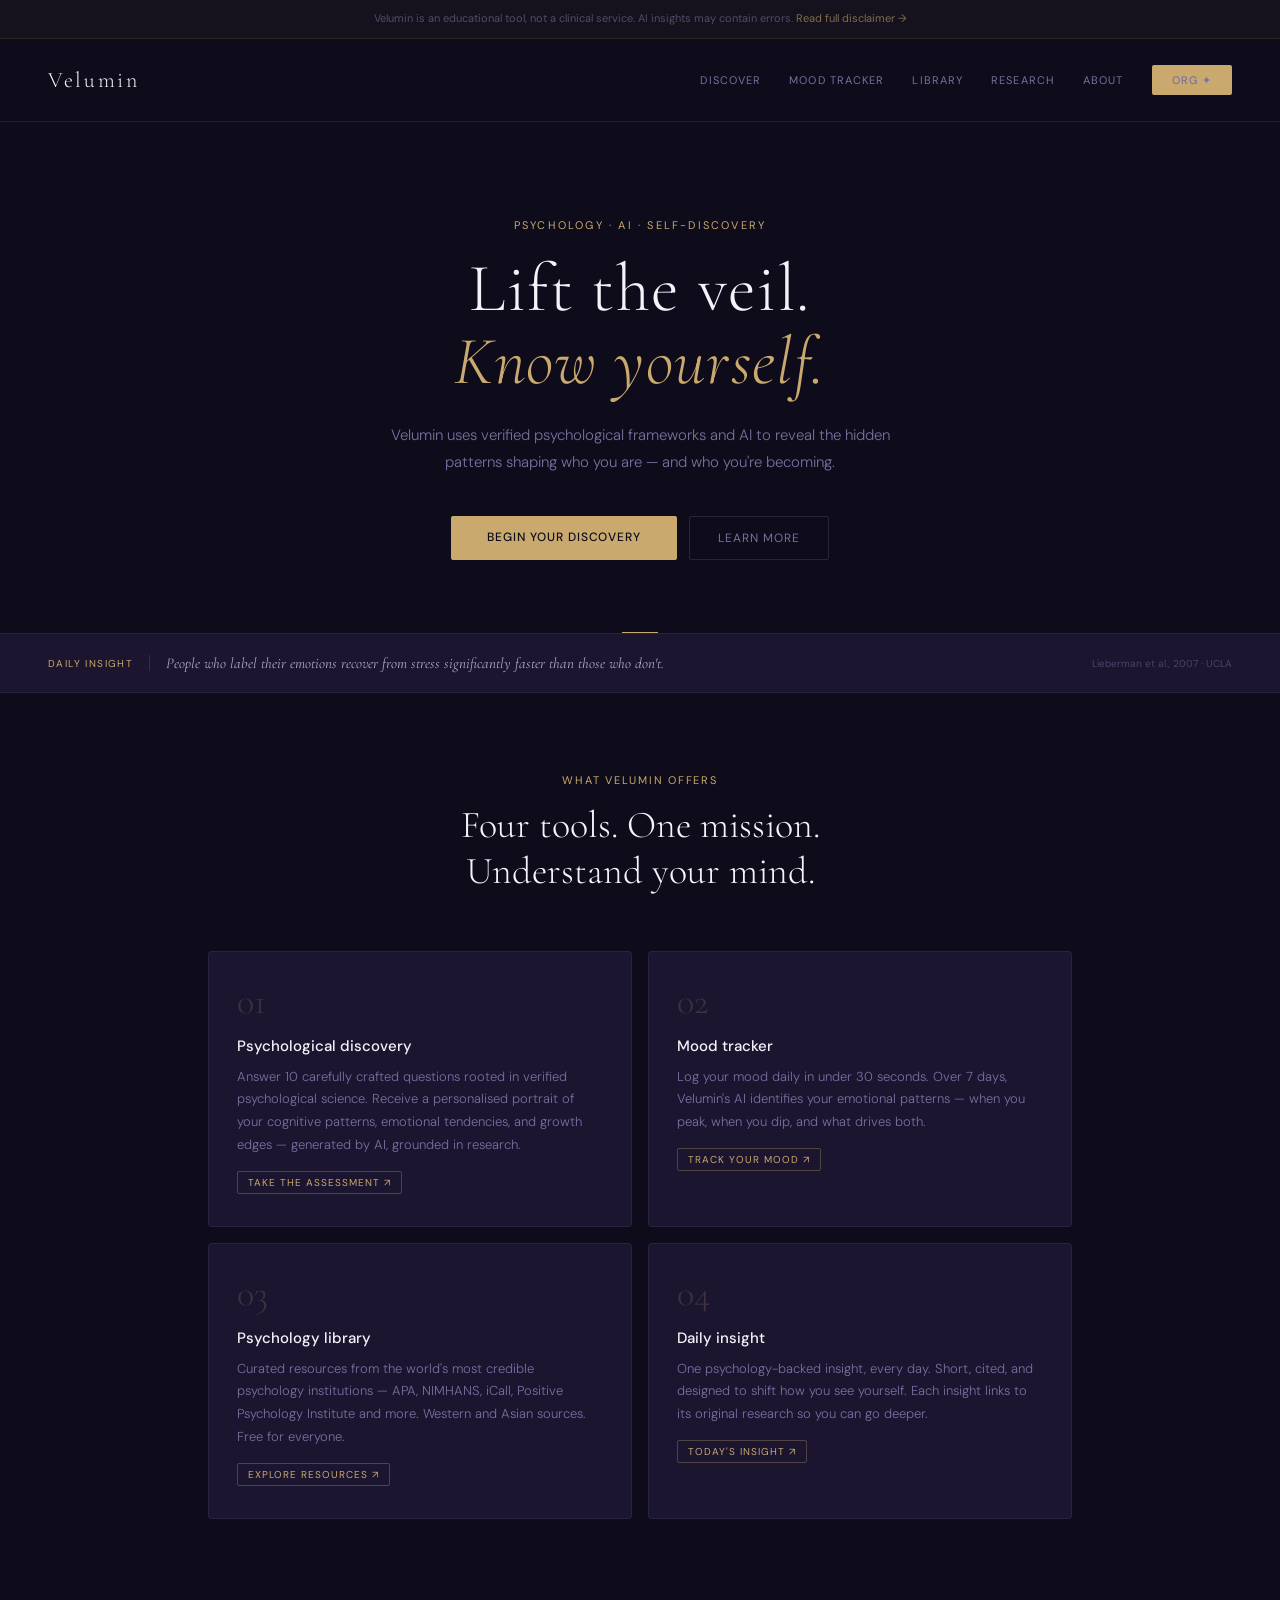
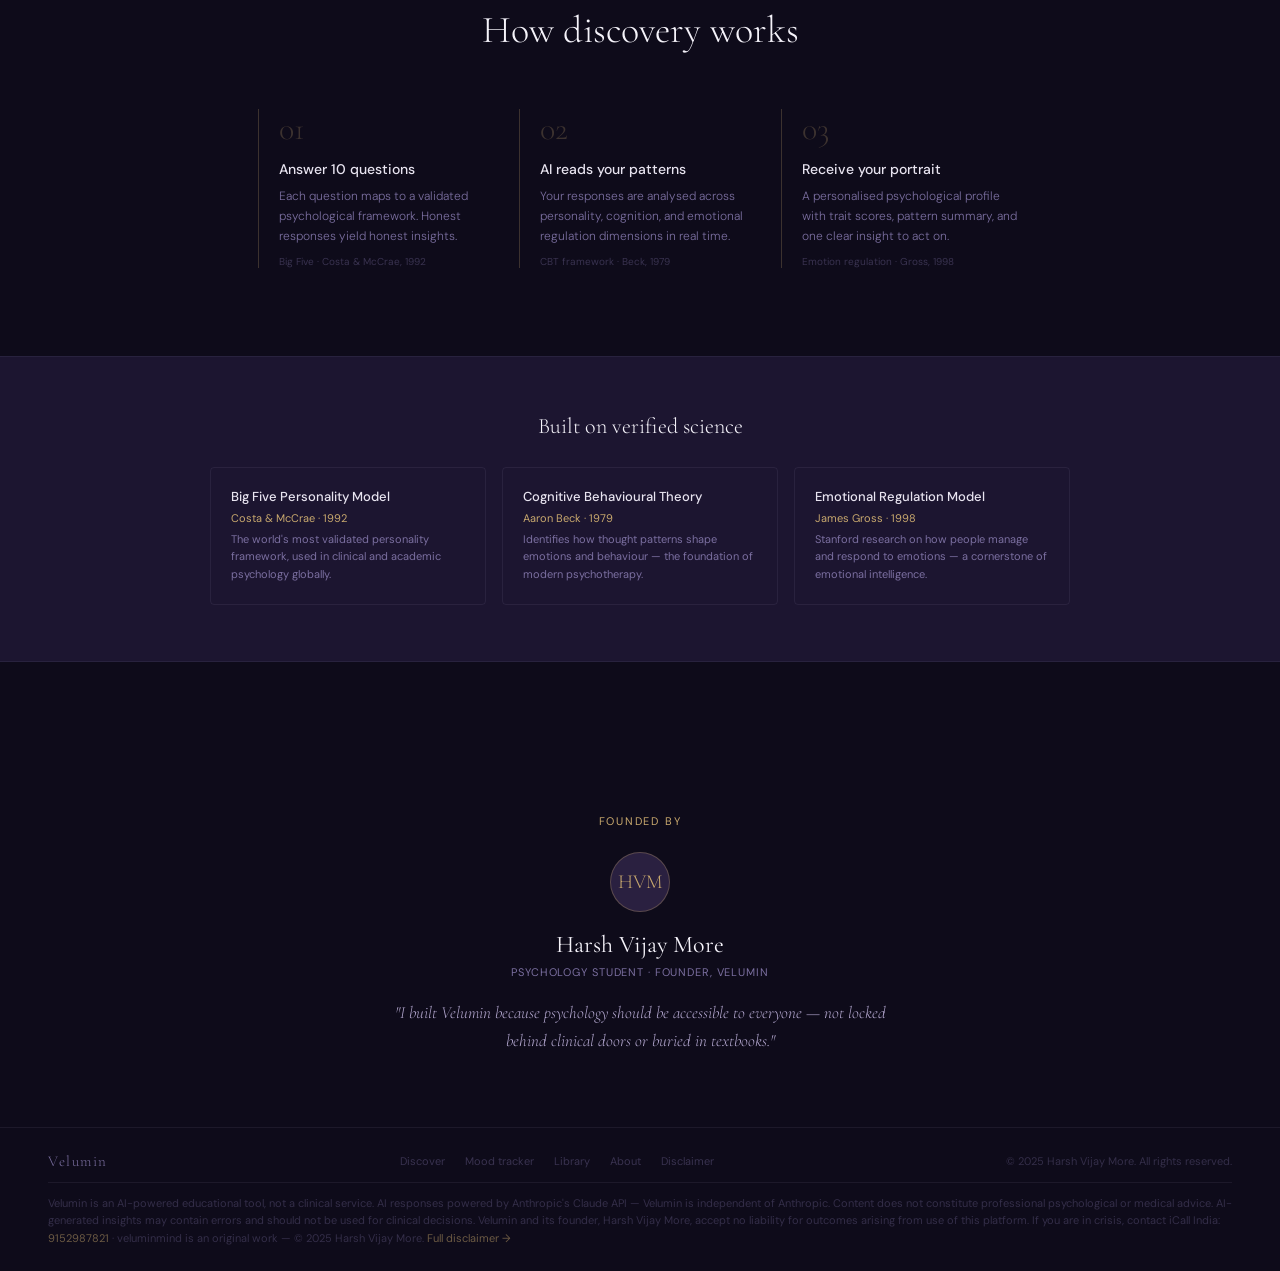
<file: index.html>
<!DOCTYPE html>
<html lang="en">
<head>
<meta charset="UTF-8">
<link rel="icon" type="image/svg+xml" href="favicon.svg">

<style>html{background:#0E0B1A !important;}body{background:#0E0B1A !important;}a{color:#7B6FA0;text-decoration:none;}a:hover{color:#C9A96E;}</style>
<meta name="viewport" content="width=device-width, initial-scale=1.0">
<title>Velumin — Lift the veil. Know yourself.</title>
<link rel="stylesheet" href="style.css">
<style>
.hero{text-align:center;padding:96px 48px 72px;}
.hero h1{font-family:'Cormorant Garamond',serif;font-size:68px;font-weight:300;line-height:1.08;letter-spacing:0.02em;color:#F5F3FA;margin-bottom:24px;}
.hero h1 em{font-style:italic;color:#C9A96E;}
.hero p{font-size:15px;font-weight:300;color:#7B6FA0;line-height:1.8;max-width:500px;margin:0 auto 40px;}
.btn-row{display:flex;gap:12px;justify-content:center;flex-wrap:wrap;}

.insight-bar{background:#1C1530;border-top:0.5px solid rgba(200,191,231,0.07);border-bottom:0.5px solid rgba(200,191,231,0.07);padding:18px 48px;display:flex;align-items:center;gap:16px;margin-bottom:80px;}
.insight-tag{font-size:10px;letter-spacing:0.14em;text-transform:uppercase;color:#C9A96E;white-space:nowrap;}
.insight-divider{width:1px;height:16px;background:rgba(200,191,231,0.15);}
.insight-text{font-family:'Cormorant Garamond',serif;font-style:italic;font-size:15px;color:#B4A8D0;line-height:1.5;}
.insight-cite{font-size:10px;color:rgba(123,111,160,0.5);white-space:nowrap;margin-left:auto;}

.features{padding:0 48px 88px;max-width:960px;margin:0 auto;}
.features-title{font-family:'Cormorant Garamond',serif;font-size:38px;font-weight:300;color:#F5F3FA;text-align:center;margin-bottom:56px;line-height:1.2;}
.features-grid{display:grid;grid-template-columns:repeat(2,1fr);gap:16px;}
.feat-card{background:#1C1530;border:0.5px solid rgba(200,191,231,0.08);border-radius:4px;padding:32px 28px;text-decoration:none;display:block;transition:border-color 0.2s;}
.feat-card:hover{border-color:rgba(201,169,110,0.3);}
.feat-num{font-family:'Cormorant Garamond',serif;font-size:36px;font-weight:300;color:rgba(201,169,110,0.2);margin-bottom:16px;line-height:1;}
.feat-title{font-size:15px;font-weight:500;color:#F5F3FA;margin-bottom:10px;}
.feat-desc{font-size:13px;font-weight:300;color:#7B6FA0;line-height:1.75;}
.feat-tag{display:inline-block;margin-top:14px;font-size:10px;letter-spacing:0.1em;text-transform:uppercase;color:#C9A96E;border:0.5px solid rgba(201,169,110,0.3);padding:4px 10px;border-radius:2px;}

.how{padding:0 48px 88px;max-width:860px;margin:0 auto;}
.how-title{font-family:'Cormorant Garamond',serif;font-size:38px;font-weight:300;color:#F5F3FA;text-align:center;margin-bottom:56px;}
.steps{display:grid;grid-template-columns:repeat(3,1fr);gap:20px;}
.step{border-left:0.5px solid rgba(201,169,110,0.25);padding:0 0 0 20px;}
.step-n{font-family:'Cormorant Garamond',serif;font-size:32px;font-weight:300;color:rgba(201,169,110,0.25);margin-bottom:12px;}
.step-t{font-size:14px;font-weight:500;color:#E8E4F0;margin-bottom:8px;}
.step-d{font-size:12px;font-weight:300;color:#7B6FA0;line-height:1.7;}
.step-cite{font-size:10px;color:rgba(123,111,160,0.4);margin-top:8px;}

.science{background:#1C1530;border-top:0.5px solid rgba(200,191,231,0.07);border-bottom:0.5px solid rgba(200,191,231,0.07);padding:56px 48px;margin-bottom:80px;}
.science-inner{max-width:860px;margin:0 auto;}
.science-title{font-family:'Cormorant Garamond',serif;font-size:22px;font-weight:300;color:#F5F3FA;margin-bottom:28px;text-align:center;}
.science-grid{display:grid;grid-template-columns:repeat(3,1fr);gap:16px;}
.science-item{border:0.5px solid rgba(200,191,231,0.08);border-radius:4px;padding:20px;}
.sci-framework{font-size:13px;font-weight:500;color:#E8E4F0;margin-bottom:6px;}
.sci-author{font-size:11px;color:#C9A96E;margin-bottom:6px;}
.sci-desc{font-size:11px;color:#7B6FA0;line-height:1.6;}

.founder-strip{text-align:center;padding:72px 48px;}
.founder-avatar{width:60px;height:60px;border-radius:50%;background:#2A2040;border:0.5px solid rgba(201,169,110,0.3);display:flex;align-items:center;justify-content:center;font-family:'Cormorant Garamond',serif;font-size:20px;font-weight:300;color:#C9A96E;margin:0 auto 18px;}
.founder-name{font-family:'Cormorant Garamond',serif;font-size:24px;font-weight:400;color:#F5F3FA;margin-bottom:6px;}
.founder-role{font-size:11px;letter-spacing:0.08em;text-transform:uppercase;color:#7B6FA0;margin-bottom:20px;}
.founder-quote{font-family:'Cormorant Garamond',serif;font-style:italic;font-size:17px;font-weight:300;color:#B4A8D0;line-height:1.65;max-width:500px;margin:0 auto;}

@media(max-width:700px){
  .hero{padding:64px 24px 48px;}
  .hero h1{font-size:40px;}
  .insight-bar{padding:16px 24px;flex-wrap:wrap;}
  .insight-cite{margin-left:0;}
  .features,.how{padding-left:24px;padding-right:24px;}
  .features-grid,.steps,.science-grid{grid-template-columns:1fr;}
  .science{padding:40px 24px;}
  .founder-strip{padding:48px 24px;}
}
</style>
</head>
<body>

<div class="disclaimer-banner">
  Velumin is an educational tool, not a clinical service. AI insights may contain errors. <a href="disclaimer.html">Read full disclaimer →</a>
</div>

<nav class="vl-nav">
  <a class="vl-nav-logo" href="index.html">Velumin</a>
  <div class="vl-nav-links">
    <a href="discover.html">Discover</a>
    <a href="tracker.html">Mood tracker</a>
    <a href="library.html">Library</a>
    <a href="research.html">Research</a>
    <a href="about.html">About</a>
    <a class="vl-nav-cta" href="org.html">Org ✦</a>
  </div>
</nav>

<section class="hero">
  <div class="eyebrow">Psychology · AI · Self-discovery</div>
  <h1>Lift the veil.<br><em>Know yourself.</em></h1>
  <p>Velumin uses verified psychological frameworks and AI to reveal the hidden patterns shaping who you are — and who you're becoming.</p>
  <div class="btn-row">
    <a class="btn-primary" href="discover.html">Begin your discovery</a>
    <a class="btn-ghost" href="about.html">Learn more</a>
  </div>
</section>

<div class="gold-line" style="margin-bottom:0;"></div>

<div class="insight-bar">
  <div class="insight-tag">Daily insight</div>
  <div class="insight-divider"></div>
  <div class="insight-text">People who label their emotions recover from stress significantly faster than those who don't.</div>
  <div class="insight-cite">Lieberman et al., 2007 · UCLA</div>
</div>

<section class="features">
  <div class="section-eyebrow" style="text-align:center;margin-bottom:16px;">What Velumin offers</div>
  <h2 class="features-title">Four tools. One mission.<br>Understand your mind.</h2>
  <div class="features-grid">
    <a class="feat-card" href="discover.html">
      <div class="feat-num">01</div>
      <div class="feat-title">Psychological discovery</div>
      <div class="feat-desc">Answer 10 carefully crafted questions rooted in verified psychological science. Receive a personalised portrait of your cognitive patterns, emotional tendencies, and growth edges — generated by AI, grounded in research.</div>
      <div class="feat-tag">Take the assessment ↗</div>
    </a>
    <a class="feat-card" href="tracker.html">
      <div class="feat-num">02</div>
      <div class="feat-title">Mood tracker</div>
      <div class="feat-desc">Log your mood daily in under 30 seconds. Over 7 days, Velumin's AI identifies your emotional patterns — when you peak, when you dip, and what drives both.</div>
      <div class="feat-tag">Track your mood ↗</div>
    </a>
    <a class="feat-card" href="library.html">
      <div class="feat-num">03</div>
      <div class="feat-title">Psychology library</div>
      <div class="feat-desc">Curated resources from the world's most credible psychology institutions — APA, NIMHANS, iCall, Positive Psychology Institute and more. Western and Asian sources. Free for everyone.</div>
      <div class="feat-tag">Explore resources ↗</div>
    </a>
    <a class="feat-card" href="#">
      <div class="feat-num">04</div>
      <div class="feat-title">Daily insight</div>
      <div class="feat-desc">One psychology-backed insight, every day. Short, cited, and designed to shift how you see yourself. Each insight links to its original research so you can go deeper.</div>
      <div class="feat-tag">Today's insight ↗</div>
    </a>
  </div>
</section>

<section class="how">
  <h2 class="how-title">How discovery works</h2>
  <div class="steps">
    <div class="step">
      <div class="step-n">01</div>
      <div class="step-t">Answer 10 questions</div>
      <div class="step-d">Each question maps to a validated psychological framework. Honest responses yield honest insights.</div>
      <div class="step-cite">Big Five · Costa & McCrae, 1992</div>
    </div>
    <div class="step">
      <div class="step-n">02</div>
      <div class="step-t">AI reads your patterns</div>
      <div class="step-d">Your responses are analysed across personality, cognition, and emotional regulation dimensions in real time.</div>
      <div class="step-cite">CBT framework · Beck, 1979</div>
    </div>
    <div class="step">
      <div class="step-n">03</div>
      <div class="step-t">Receive your portrait</div>
      <div class="step-d">A personalised psychological profile with trait scores, pattern summary, and one clear insight to act on.</div>
      <div class="step-cite">Emotion regulation · Gross, 1998</div>
    </div>
  </div>
</section>

<div class="science">
  <div class="science-inner">
    <div class="science-title">Built on verified science</div>
    <div class="science-grid">
      <div class="science-item">
        <div class="sci-framework">Big Five Personality Model</div>
        <div class="sci-author">Costa & McCrae · 1992</div>
        <div class="sci-desc">The world's most validated personality framework, used in clinical and academic psychology globally.</div>
      </div>
      <div class="science-item">
        <div class="sci-framework">Cognitive Behavioural Theory</div>
        <div class="sci-author">Aaron Beck · 1979</div>
        <div class="sci-desc">Identifies how thought patterns shape emotions and behaviour — the foundation of modern psychotherapy.</div>
      </div>
      <div class="science-item">
        <div class="sci-framework">Emotional Regulation Model</div>
        <div class="sci-author">James Gross · 1998</div>
        <div class="sci-desc">Stanford research on how people manage and respond to emotions — a cornerstone of emotional intelligence.</div>
      </div>
    </div>
  </div>
</div>

<section class="founder-strip">
  <div class="section-eyebrow" style="margin-bottom:24px;">Founded by</div>
  <div class="founder-avatar">HVM</div>
  <div class="founder-name">Harsh Vijay More</div>
  <div class="founder-role">Psychology Student · Founder, Velumin</div>
  <p class="founder-quote">"I built Velumin because psychology should be accessible to everyone — not locked behind clinical doors or buried in textbooks."</p>
</section>

<footer class="vl-footer">
  <div class="vl-footer-main">
    <div class="vl-footer-logo">Velumin</div>
    <div class="vl-footer-links">
      <a href="discover.html">Discover</a>
      <a href="tracker.html">Mood tracker</a>
      <a href="library.html">Library</a>
      <a href="about.html">About</a>
      <a href="disclaimer.html">Disclaimer</a>
    </div>
    <div class="vl-footer-copy">© 2025 Harsh Vijay More. All rights reserved.</div>
  </div>
  <div class="vl-footer-disclaimer">
    Velumin is an AI-powered educational tool, not a clinical service. AI responses powered by Anthropic's Claude API — Velumin is independent of Anthropic. Content does not constitute professional psychological or medical advice. AI-generated insights may contain errors and should not be used for clinical decisions. Velumin and its founder, Harsh Vijay More, accept no liability for outcomes arising from use of this platform. If you are in crisis, contact iCall India: <a href="tel:9152987821">9152987821</a> · veluminmind is an original work — © 2025 Harsh Vijay More. <a href="disclaimer.html">Full disclaimer →</a>
  </div>
</footer>

</body>
</html>
</file>
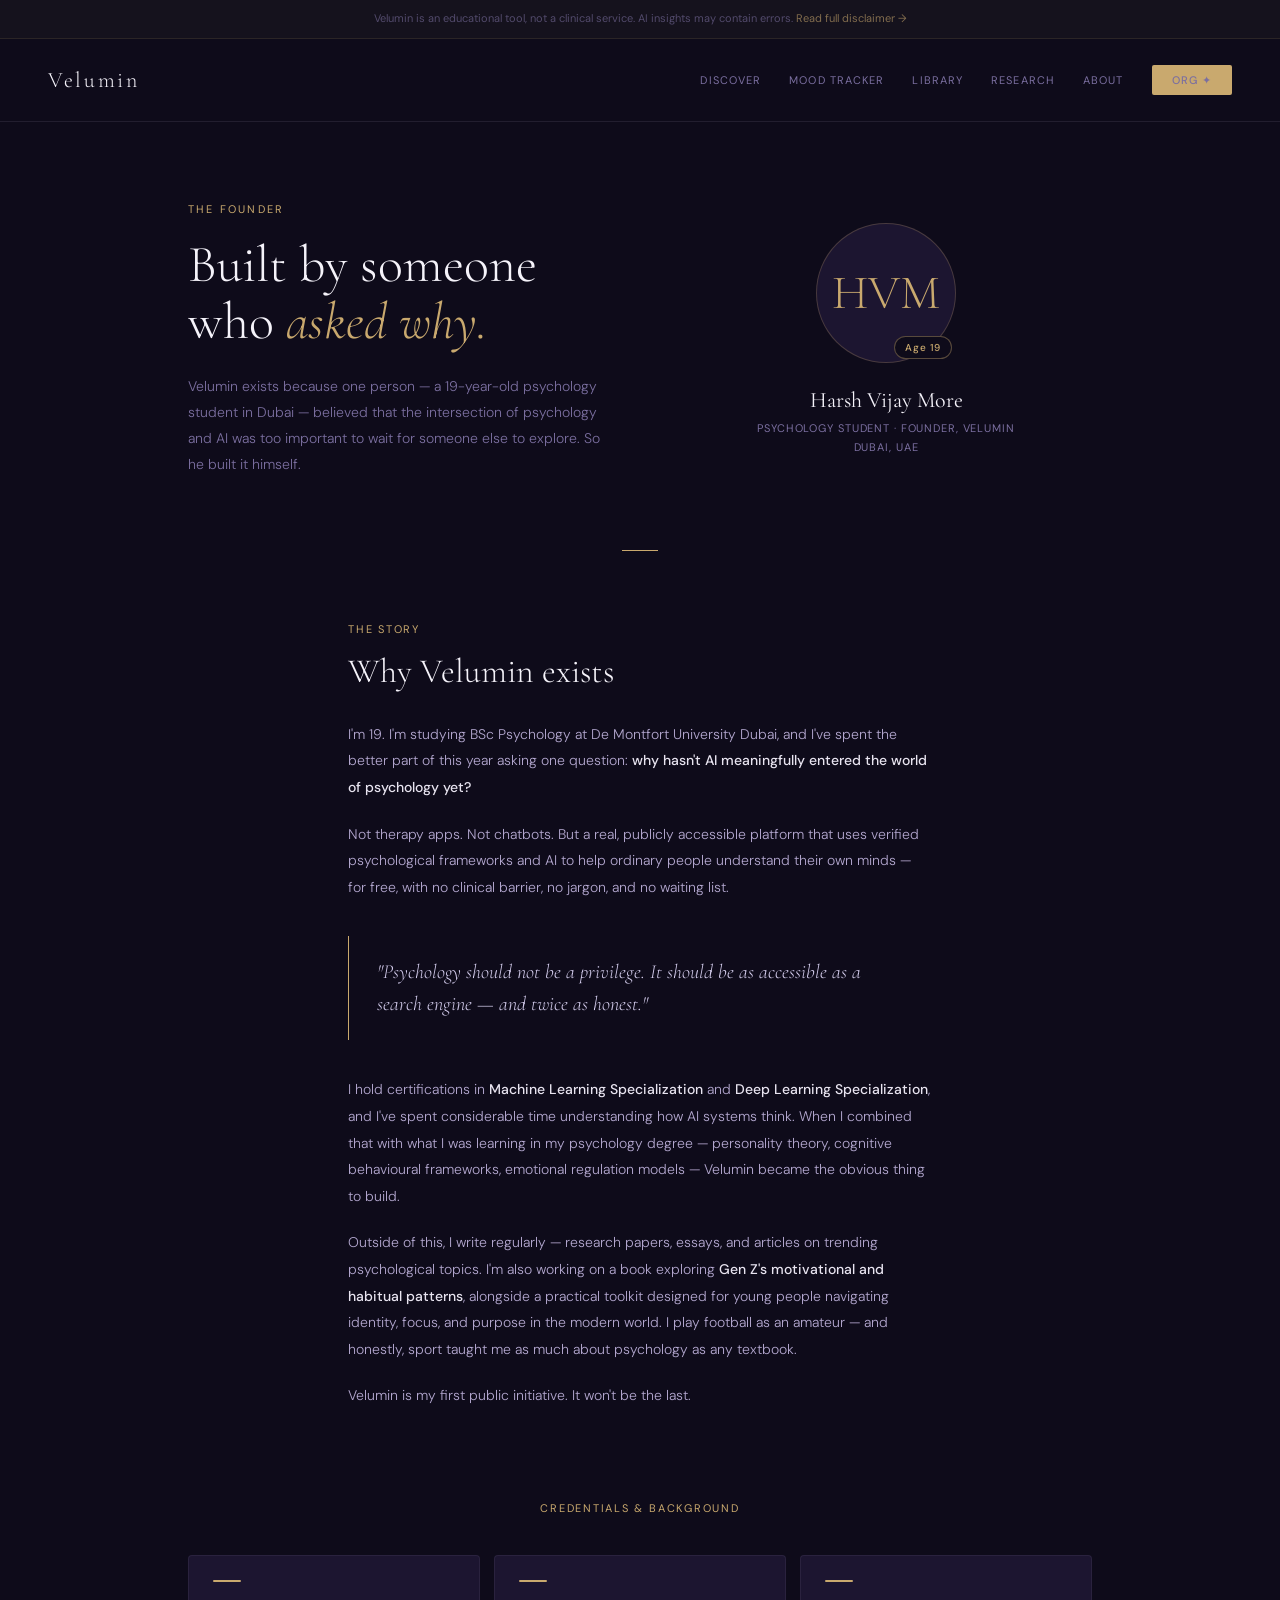
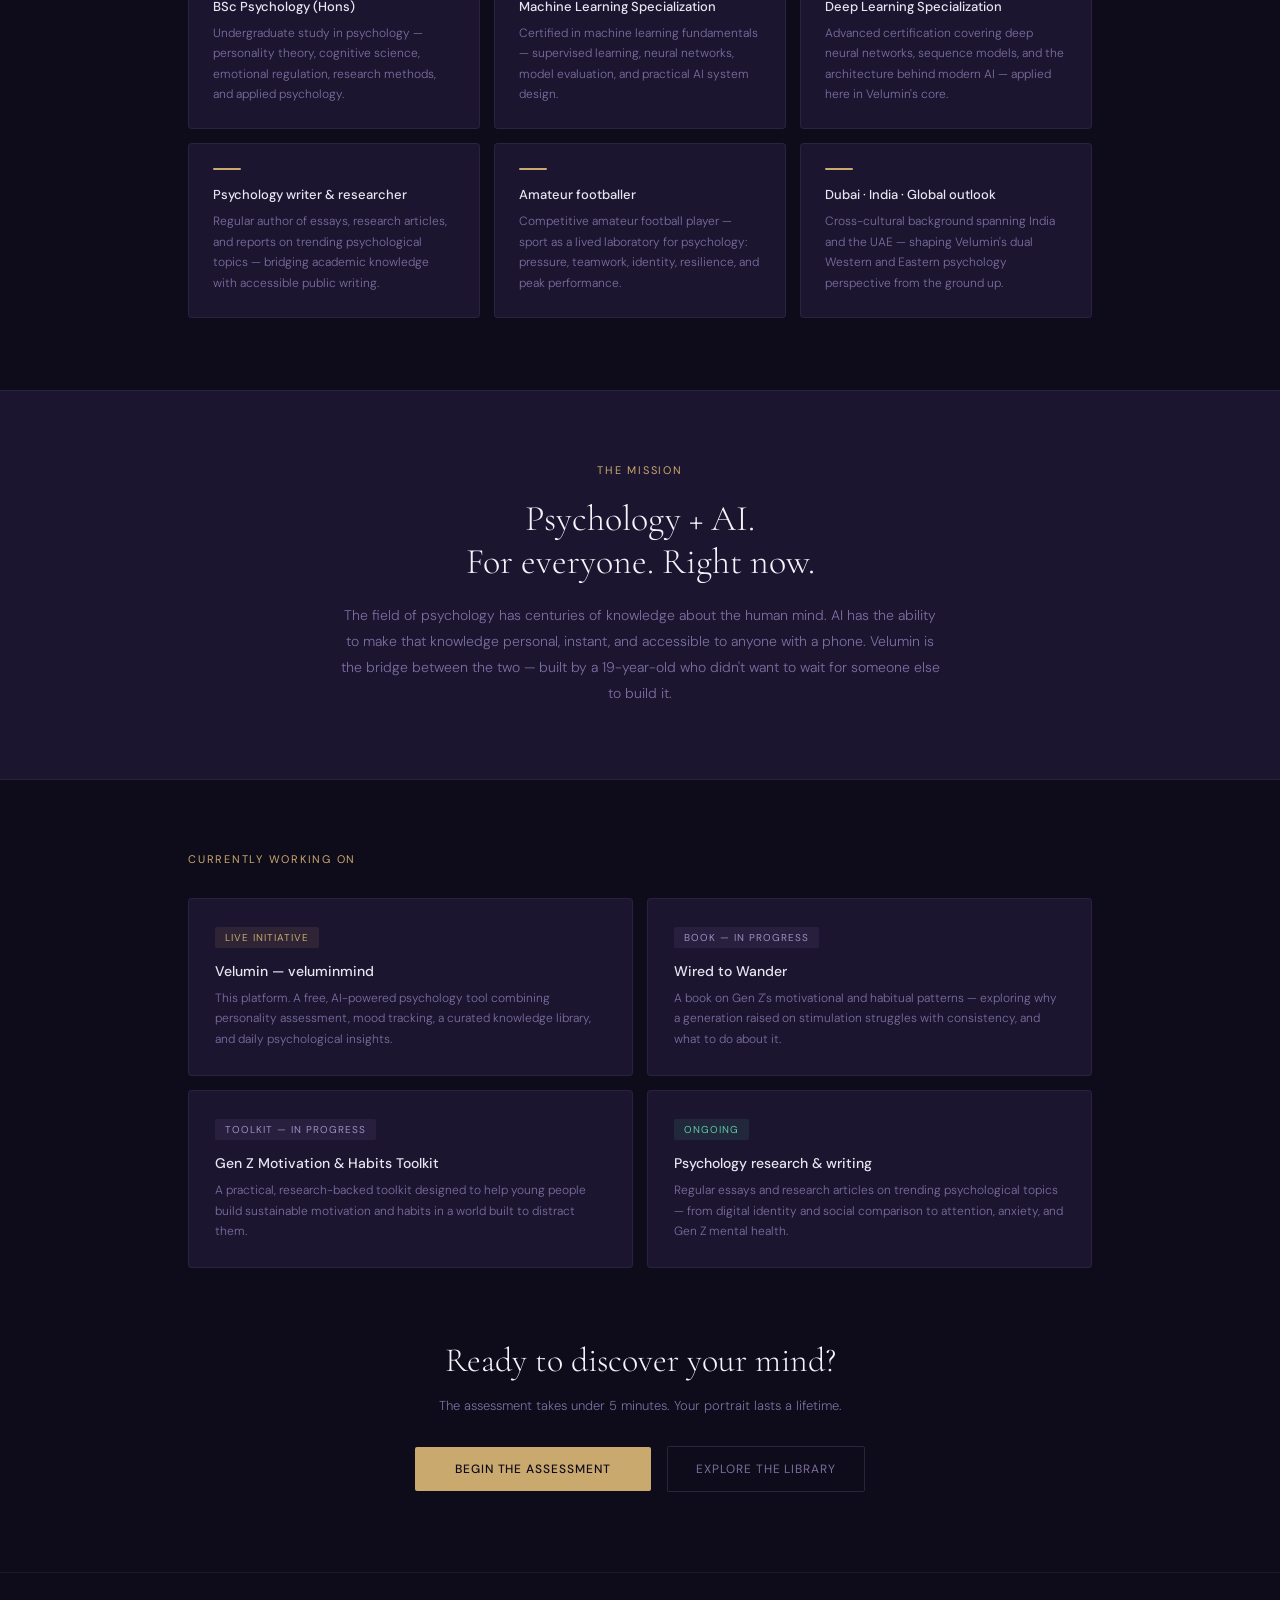
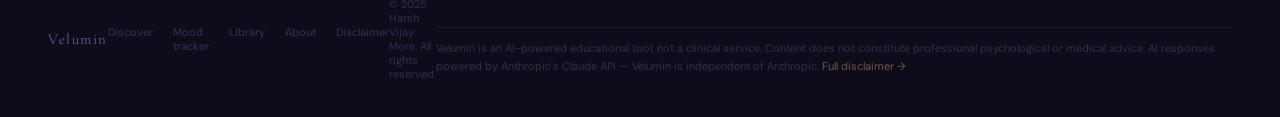
<file: about.html>
<!DOCTYPE html>
<html lang="en">
<head>
<meta charset="UTF-8">
<link rel="icon" type="image/svg+xml" href="favicon.svg">

<style>a{color:#7B6FA0;text-decoration:none;}a:hover{color:#C9A96E;}</style>
<meta name="viewport" content="width=device-width, initial-scale=1.0">
<link rel="stylesheet" href="style.css">
<title>About — Velumin</title>
<link href="https://fonts.googleapis.com/css2?family=Cormorant+Garamond:ital,wght@0,300;0,400;0,600;1,300;1,400&family=DM+Sans:wght@300;400;500&display=swap" rel="stylesheet">
<style>
*{box-sizing:border-box;margin:0;padding:0}
body{background:#0E0B1A;color:#E8E4F0;font-family:'DM Sans',sans-serif;min-height:100vh;}

nav{display:flex;justify-content:space-between;align-items:center;padding:26px 48px;border-bottom:0.5px solid rgba(200,191,231,0.1);}
.nav-logo{font-family:'Cormorant Garamond',serif;font-size:22px;font-weight:300;letter-spacing:0.12em;color:#F5F3FA;text-decoration:none;}
.nav-links{display:flex;gap:28px;}
.nav-links a{font-size:11px;letter-spacing:0.1em;text-transform:uppercase;color:#7B6FA0;text-decoration:none;transition:color 0.2s;}
.nav-links a:hover{color:#C9A96E;}
.nav-links a.active{color:#C9A96E;}

/* HERO */
.hero{display:grid;grid-template-columns:1fr 1fr;gap:80px;align-items:center;max-width:1000px;margin:0 auto;padding:80px 48px 72px;}
.hero-left{}
.eyebrow{font-size:11px;letter-spacing:0.2em;text-transform:uppercase;color:#C9A96E;margin-bottom:20px;}
.hero-left h1{font-family:'Cormorant Garamond',serif;font-size:52px;font-weight:300;line-height:1.1;color:#F5F3FA;margin-bottom:24px;}
.hero-left h1 em{font-style:italic;color:#C9A96E;}
.hero-left p{font-size:14px;font-weight:300;color:#7B6FA0;line-height:1.85;}
.hero-right{display:flex;flex-direction:column;align-items:center;}
.avatar-wrap{position:relative;margin-bottom:24px;}
.avatar{width:140px;height:140px;border-radius:50%;background:#1C1530;border:0.5px solid rgba(201,169,110,0.25);display:flex;align-items:center;justify-content:center;font-family:'Cormorant Garamond',serif;font-size:48px;font-weight:300;color:#C9A96E;}
.age-badge{position:absolute;bottom:4px;right:4px;background:#0E0B1A;border:0.5px solid rgba(201,169,110,0.4);border-radius:999px;padding:4px 10px;font-size:10px;font-weight:500;color:#C9A96E;letter-spacing:0.06em;}
.founder-name{font-family:'Cormorant Garamond',serif;font-size:22px;font-weight:400;color:#F5F3FA;margin-bottom:6px;}
.founder-role{font-size:11px;letter-spacing:0.08em;text-transform:uppercase;color:#7B6FA0;text-align:center;line-height:1.7;}

.gold-line{width:36px;height:0.5px;background:#C9A96E;margin:0 auto 72px;}

/* STORY */
.story-wrap{max-width:680px;margin:0 auto;padding:0 48px 72px;}
.section-eyebrow{font-size:11px;letter-spacing:0.16em;text-transform:uppercase;color:#C9A96E;margin-bottom:16px;}
.story-title{font-family:'Cormorant Garamond',serif;font-size:34px;font-weight:300;color:#F5F3FA;margin-bottom:28px;line-height:1.2;}
.story-body{font-size:14px;font-weight:300;color:#B4A8D0;line-height:1.9;margin-bottom:20px;}
.story-body strong{font-weight:500;color:#E8E4F0;}

.pull-quote{border-left:1px solid #C9A96E;padding:20px 28px;margin:36px 0;font-family:'Cormorant Garamond',serif;font-style:italic;font-size:20px;font-weight:300;color:#D4CDED;line-height:1.6;}

/* CREDENTIALS */
.cred-wrap{max-width:1000px;margin:0 auto;padding:0 48px 72px;}
.cred-grid{display:grid;grid-template-columns:repeat(3,1fr);gap:14px;}
.cred-card{background:#1C1530;border:0.5px solid rgba(200,191,231,0.08);border-radius:4px;padding:24px;}
.cred-icon{width:28px;height:2px;background:#C9A96E;margin-bottom:16px;border-radius:1px;}
.cred-title{font-size:13px;font-weight:500;color:#E8E4F0;margin-bottom:8px;}
.cred-desc{font-size:12px;font-weight:300;color:#7B6FA0;line-height:1.7;}

/* MISSION */
.mission-wrap{background:#1C1530;border-top:0.5px solid rgba(200,191,231,0.07);border-bottom:0.5px solid rgba(200,191,231,0.07);padding:72px 48px;text-align:center;margin-bottom:72px;}
.mission-inner{max-width:600px;margin:0 auto;}
.mission-label{font-size:11px;letter-spacing:0.16em;text-transform:uppercase;color:#C9A96E;margin-bottom:20px;}
.mission-title{font-family:'Cormorant Garamond',serif;font-size:36px;font-weight:300;color:#F5F3FA;margin-bottom:20px;line-height:1.2;}
.mission-body{font-size:14px;font-weight:300;color:#7B6FA0;line-height:1.85;}

/* CURRENT WORK */
.work-wrap{max-width:1000px;margin:0 auto;padding:0 48px 72px;}
.work-grid{display:grid;grid-template-columns:repeat(2,1fr);gap:14px;margin-top:0;}
.work-card{background:#1C1530;border:0.5px solid rgba(200,191,231,0.08);border-radius:4px;padding:26px;}
.work-tag{font-size:10px;letter-spacing:0.1em;text-transform:uppercase;padding:4px 10px;border-radius:2px;display:inline-block;margin-bottom:14px;}
.tag-active{background:rgba(201,169,110,0.1);color:#C9A96E;}
.tag-writing{background:rgba(123,111,160,0.12);color:#9B8FC4;}
.tag-research{background:rgba(93,202,165,0.1);color:#5DCAA5;}
.work-title{font-size:14px;font-weight:500;color:#E8E4F0;margin-bottom:8px;}
.work-desc{font-size:12px;font-weight:300;color:#7B6FA0;line-height:1.7;}

/* CTA */
.cta-wrap{text-align:center;padding:0 48px 80px;}
.cta-title{font-family:'Cormorant Garamond',serif;font-size:34px;font-weight:300;color:#F5F3FA;margin-bottom:16px;}
.cta-sub{font-size:13px;font-weight:300;color:#7B6FA0;margin-bottom:32px;}
.btn-primary{background:#C9A96E;border:none;padding:14px 40px;font-family:'DM Sans',sans-serif;font-size:12px;font-weight:500;letter-spacing:0.08em;text-transform:uppercase;color:#0E0B1A;border-radius:2px;cursor:pointer;transition:opacity 0.2s;}
.btn-primary:hover{opacity:0.82;}
.btn-ghost{background:transparent;border:0.5px solid rgba(200,191,231,0.15);padding:14px 28px;font-family:'DM Sans',sans-serif;font-size:12px;font-weight:400;letter-spacing:0.08em;text-transform:uppercase;color:#7B6FA0;border-radius:2px;cursor:pointer;margin-left:12px;transition:all 0.2s;}
.btn-ghost:hover{color:#E8E4F0;}

footer{padding:28px 48px;display:flex;justify-content:space-between;align-items:center;border-top:0.5px solid rgba(200,191,231,0.07);}
.footer-logo{font-family:'Cormorant Garamond',serif;font-size:15px;font-weight:300;letter-spacing:0.1em;color:#7B6FA0;}
.footer-copy{font-size:11px;color:rgba(123,111,160,0.35);}

@media(max-width:700px){
  nav,.story-wrap,.cred-wrap,.work-wrap,.cta-wrap,footer{padding-left:24px;padding-right:24px;}
  .hero{grid-template-columns:1fr;gap:40px;padding:56px 24px 48px;text-align:center;}
  .hero-left h1{font-size:38px;}
  .cred-grid,.work-grid{grid-template-columns:1fr;}
  .mission-wrap{padding:56px 24px;}
}
</style>
</head>
<body>

<div class="disclaimer-banner">
  Velumin is an educational tool, not a clinical service. AI insights may contain errors. <a href="disclaimer.html">Read full disclaimer →</a>
</div>
<nav class="vl-nav">
  <a class="vl-nav-logo" href="index.html">Velumin</a>
  <div class="vl-nav-links">
    <a href="discover.html">Discover</a>
    <a href="tracker.html">Mood tracker</a>
    <a href="library.html">Library</a>
    <a href="research.html">Research</a>
    <a href="about.html">About</a>
    <a class="vl-nav-cta" href="org.html">Org ✦</a>
  </div>
</nav>

<div class="hero">
  <div class="hero-left">
    <div class="eyebrow">The founder</div>
    <h1>Built by someone who <em>asked why.</em></h1>
    <p>Velumin exists because one person — a 19-year-old psychology student in Dubai — believed that the intersection of psychology and AI was too important to wait for someone else to explore. So he built it himself.</p>
  </div>
  <div class="hero-right">
    <div class="avatar-wrap">
      <div class="avatar">HVM</div>
      <div class="age-badge">Age 19</div>
    </div>
    <div class="founder-name">Harsh Vijay More</div>
    <div class="founder-role">Psychology Student · Founder, Velumin<br>Dubai, UAE</div>
  </div>
</div>

<div class="gold-line"></div>

<div class="story-wrap">
  <div class="section-eyebrow">The story</div>
  <h2 class="story-title">Why Velumin exists</h2>

  <p class="story-body">
    I'm 19. I'm studying BSc Psychology at De Montfort University Dubai, and I've spent the better part of this year asking one question: <strong>why hasn't AI meaningfully entered the world of psychology yet?</strong>
  </p>

  <p class="story-body">
    Not therapy apps. Not chatbots. But a real, publicly accessible platform that uses verified psychological frameworks and AI to help ordinary people understand their own minds — for free, with no clinical barrier, no jargon, and no waiting list.
  </p>

  <div class="pull-quote">"Psychology should not be a privilege. It should be as accessible as a search engine — and twice as honest."</div>

  <p class="story-body">
    I hold certifications in <strong>Machine Learning Specialization</strong> and <strong>Deep Learning Specialization</strong>, and I've spent considerable time understanding how AI systems think. When I combined that with what I was learning in my psychology degree — personality theory, cognitive behavioural frameworks, emotional regulation models — Velumin became the obvious thing to build.
  </p>

  <p class="story-body">
    Outside of this, I write regularly — research papers, essays, and articles on trending psychological topics. I'm also working on a book exploring <strong>Gen Z's motivational and habitual patterns</strong>, alongside a practical toolkit designed for young people navigating identity, focus, and purpose in the modern world. I play football as an amateur — and honestly, sport taught me as much about psychology as any textbook.
  </p>

  <p class="story-body">
    Velumin is my first public initiative. It won't be the last.
  </p>
</div>

<div class="cred-wrap">
  <div class="section-eyebrow" style="text-align:center;margin-bottom:40px;">Credentials & background</div>
  <div class="cred-grid">
    <div class="cred-card">
      <div class="cred-icon"></div>
      <div class="cred-title">BSc Psychology (Hons)</div>
      <div class="cred-desc">Undergraduate study in psychology — personality theory, cognitive science, emotional regulation, research methods, and applied psychology.</div>
    </div>
    <div class="cred-card">
      <div class="cred-icon"></div>
      <div class="cred-title">Machine Learning Specialization</div>
      <div class="cred-desc">Certified in machine learning fundamentals — supervised learning, neural networks, model evaluation, and practical AI system design.</div>
    </div>
    <div class="cred-card">
      <div class="cred-icon"></div>
      <div class="cred-title">Deep Learning Specialization</div>
      <div class="cred-desc">Advanced certification covering deep neural networks, sequence models, and the architecture behind modern AI — applied here in Velumin's core.</div>
    </div>
    <div class="cred-card">
      <div class="cred-icon"></div>
      <div class="cred-title">Psychology writer & researcher</div>
      <div class="cred-desc">Regular author of essays, research articles, and reports on trending psychological topics — bridging academic knowledge with accessible public writing.</div>
    </div>
    <div class="cred-card">
      <div class="cred-icon"></div>
      <div class="cred-title">Amateur footballer</div>
      <div class="cred-desc">Competitive amateur football player — sport as a lived laboratory for psychology: pressure, teamwork, identity, resilience, and peak performance.</div>
    </div>
    <div class="cred-card">
      <div class="cred-icon"></div>
      <div class="cred-title">Dubai · India · Global outlook</div>
      <div class="cred-desc">Cross-cultural background spanning India and the UAE — shaping Velumin's dual Western and Eastern psychology perspective from the ground up.</div>
    </div>
  </div>
</div>

<div class="mission-wrap">
  <div class="mission-inner">
    <div class="mission-label">The mission</div>
    <h2 class="mission-title">Psychology + AI.<br>For everyone. Right now.</h2>
    <p class="mission-body">The field of psychology has centuries of knowledge about the human mind. AI has the ability to make that knowledge personal, instant, and accessible to anyone with a phone. Velumin is the bridge between the two — built by a 19-year-old who didn't want to wait for someone else to build it.</p>
  </div>
</div>

<div class="work-wrap">
  <div class="section-eyebrow" style="margin-bottom:32px;">Currently working on</div>
  <div class="work-grid">
    <div class="work-card">
      <div class="work-tag tag-active">Live initiative</div>
      <div class="work-title">Velumin — veluminmind</div>
      <div class="work-desc">This platform. A free, AI-powered psychology tool combining personality assessment, mood tracking, a curated knowledge library, and daily psychological insights.</div>
    </div>
    <div class="work-card">
      <div class="work-tag tag-writing">Book — in progress</div>
      <div class="work-title">Wired to Wander</div>
      <div class="work-desc">A book on Gen Z's motivational and habitual patterns — exploring why a generation raised on stimulation struggles with consistency, and what to do about it.</div>
    </div>
    <div class="work-card">
      <div class="work-tag tag-writing">Toolkit — in progress</div>
      <div class="work-title">Gen Z Motivation & Habits Toolkit</div>
      <div class="work-desc">A practical, research-backed toolkit designed to help young people build sustainable motivation and habits in a world built to distract them.</div>
    </div>
    <div class="work-card">
      <div class="work-tag tag-research">Ongoing</div>
      <div class="work-title">Psychology research & writing</div>
      <div class="work-desc">Regular essays and research articles on trending psychological topics — from digital identity and social comparison to attention, anxiety, and Gen Z mental health.</div>
    </div>
  </div>
</div>

<div class="cta-wrap">
  <h2 class="cta-title">Ready to discover your mind?</h2>
  <p class="cta-sub">The assessment takes under 5 minutes. Your portrait lasts a lifetime.</p>
  <button class="btn-primary" onclick="window.location.href='velumin_discover.html'">Begin the assessment</button>
  <button class="btn-ghost" onclick="window.location.href='velumin_library.html'">Explore the library</button>
</div>

<footer class="vl-footer">
  <div class="vl-footer-main">
    <div class="vl-footer-logo">Velumin</div>
    <div class="vl-footer-links">
      <a href="discover.html">Discover</a>
      <a href="tracker.html">Mood tracker</a>
      <a href="library.html">Library</a>
      <a href="about.html">About</a>
      <a href="disclaimer.html">Disclaimer</a>
    </div>
    <div class="vl-footer-copy">© 2025 Harsh Vijay More. All rights reserved.</div>
  </div>
  <div class="vl-footer-disclaimer">
    Velumin is an AI-powered educational tool, not a clinical service. Content does not constitute professional psychological or medical advice. AI responses powered by Anthropic's Claude API — Velumin is independent of Anthropic. <a href="disclaimer.html">Full disclaimer →</a>
  </div>
</footer>

</body>
</html>
</file>
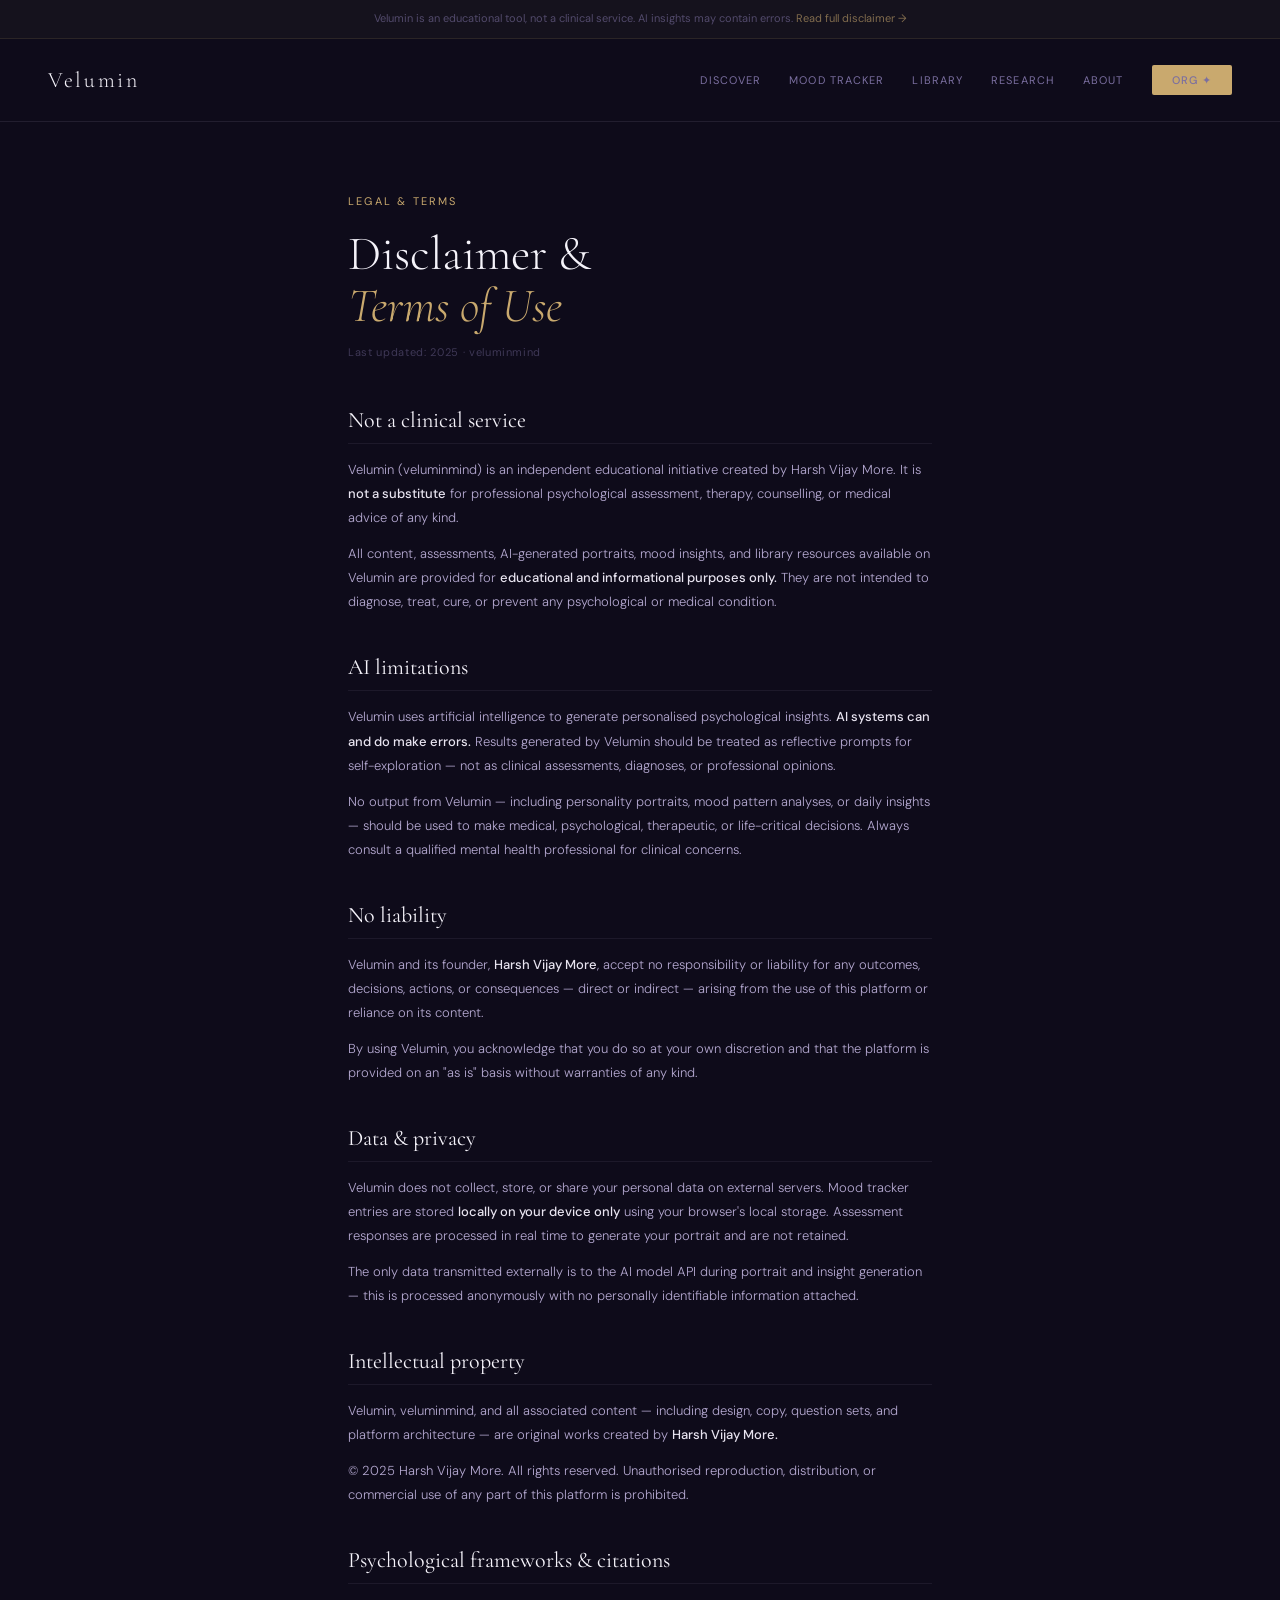
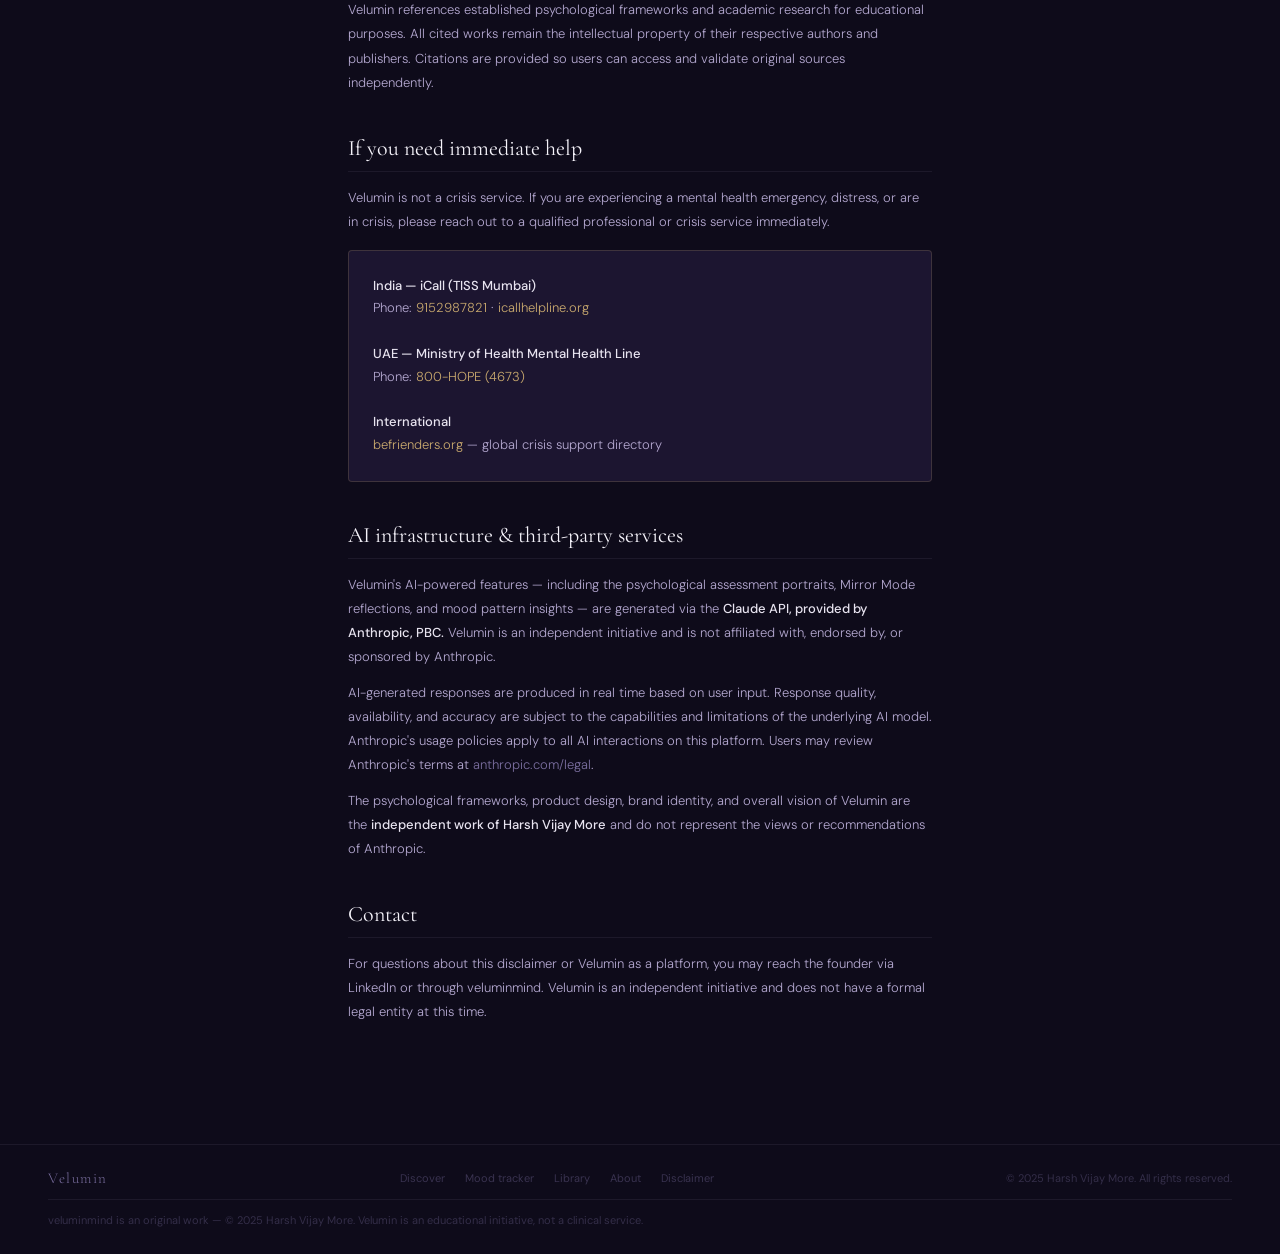
<file: disclaimer.html>
<!DOCTYPE html>
<html lang="en">
<head>
<meta charset="UTF-8">
<link rel="icon" type="image/svg+xml" href="favicon.svg">

<style>html{background:#0E0B1A !important;}body{background:#0E0B1A !important;}a{color:#7B6FA0;text-decoration:none;}a:hover{color:#C9A96E;}</style>
<meta name="viewport" content="width=device-width, initial-scale=1.0">
<title>Disclaimer — Velumin</title>
<link rel="stylesheet" href="style.css">
<style>
.disclaimer-wrap{max-width:680px;margin:0 auto;padding:72px 48px 80px;}
.page-title{font-family:'Cormorant Garamond',serif;font-size:48px;font-weight:300;color:#F5F3FA;margin-bottom:12px;line-height:1.1;}
.page-title em{font-style:italic;color:#C9A96E;}
.last-updated{font-size:11px;color:rgba(123,111,160,0.45);margin-bottom:48px;letter-spacing:0.06em;}
.d-section{margin-bottom:40px;}
.d-section h2{font-family:'Cormorant Garamond',serif;font-size:22px;font-weight:400;color:#F5F3FA;margin-bottom:14px;padding-bottom:10px;border-bottom:0.5px solid rgba(200,191,231,0.08);}
.d-section p{font-size:13px;font-weight:300;color:#B4A8D0;line-height:1.85;margin-bottom:12px;}
.d-section p strong{font-weight:500;color:#E8E4F0;}
.emergency-card{background:#1C1530;border:0.5px solid rgba(201,169,110,0.2);border-radius:4px;padding:24px;margin-top:16px;}
.emergency-card p{font-size:13px;color:#B4A8D0;line-height:1.75;margin:0;}
.emergency-card a{color:#C9A96E;text-decoration:none;}
.emergency-card a:hover{text-decoration:underline;}
@media(max-width:700px){.disclaimer-wrap{padding:48px 24px;}.page-title{font-size:36px;}}
</style>
</head>
<body>

<div class="disclaimer-banner">
  Velumin is an educational tool, not a clinical service. AI insights may contain errors. <a href="disclaimer.html">Read full disclaimer →</a>
</div>

<nav class="vl-nav">
  <a class="vl-nav-logo" href="index.html">Velumin</a>
  <div class="vl-nav-links">
    <a href="discover.html">Discover</a>
    <a href="tracker.html">Mood tracker</a>
    <a href="library.html">Library</a>
    <a href="research.html">Research</a>
    <a href="about.html">About</a>
    <a class="vl-nav-cta" href="org.html">Org ✦</a>
  </div>
</nav>

<div class="disclaimer-wrap">
  <div class="eyebrow">Legal & terms</div>
  <h1 class="page-title">Disclaimer &<br><em>Terms of Use</em></h1>
  <div class="last-updated">Last updated: 2025 · veluminmind</div>

  <div class="d-section">
    <h2>Not a clinical service</h2>
    <p>Velumin (veluminmind) is an independent educational initiative created by Harsh Vijay More. It is <strong>not a substitute</strong> for professional psychological assessment, therapy, counselling, or medical advice of any kind.</p>
    <p>All content, assessments, AI-generated portraits, mood insights, and library resources available on Velumin are provided for <strong>educational and informational purposes only.</strong> They are not intended to diagnose, treat, cure, or prevent any psychological or medical condition.</p>
  </div>

  <div class="d-section">
    <h2>AI limitations</h2>
    <p>Velumin uses artificial intelligence to generate personalised psychological insights. <strong>AI systems can and do make errors.</strong> Results generated by Velumin should be treated as reflective prompts for self-exploration — not as clinical assessments, diagnoses, or professional opinions.</p>
    <p>No output from Velumin — including personality portraits, mood pattern analyses, or daily insights — should be used to make medical, psychological, therapeutic, or life-critical decisions. Always consult a qualified mental health professional for clinical concerns.</p>
  </div>

  <div class="d-section">
    <h2>No liability</h2>
    <p>Velumin and its founder, <strong>Harsh Vijay More</strong>, accept no responsibility or liability for any outcomes, decisions, actions, or consequences — direct or indirect — arising from the use of this platform or reliance on its content.</p>
    <p>By using Velumin, you acknowledge that you do so at your own discretion and that the platform is provided on an "as is" basis without warranties of any kind.</p>
  </div>

  <div class="d-section">
    <h2>Data & privacy</h2>
    <p>Velumin does not collect, store, or share your personal data on external servers. Mood tracker entries are stored <strong>locally on your device only</strong> using your browser's local storage. Assessment responses are processed in real time to generate your portrait and are not retained.</p>
    <p>The only data transmitted externally is to the AI model API during portrait and insight generation — this is processed anonymously with no personally identifiable information attached.</p>
  </div>

  <div class="d-section">
    <h2>Intellectual property</h2>
    <p>Velumin, veluminmind, and all associated content — including design, copy, question sets, and platform architecture — are original works created by <strong>Harsh Vijay More.</strong></p>
    <p>© 2025 Harsh Vijay More. All rights reserved. Unauthorised reproduction, distribution, or commercial use of any part of this platform is prohibited.</p>
  </div>

  <div class="d-section">
    <h2>Psychological frameworks & citations</h2>
    <p>Velumin references established psychological frameworks and academic research for educational purposes. All cited works remain the intellectual property of their respective authors and publishers. Citations are provided so users can access and validate original sources independently.</p>
  </div>

  <div class="d-section">
    <h2>If you need immediate help</h2>
    <p>Velumin is not a crisis service. If you are experiencing a mental health emergency, distress, or are in crisis, please reach out to a qualified professional or crisis service immediately.</p>
    <div class="emergency-card">
      <p>
        <strong style="color:#E8E4F0;">India — iCall (TISS Mumbai)</strong><br>
        Phone: <a href="tel:9152987821">9152987821</a> · <a href="https://icallhelpline.org" target="_blank">icallhelpline.org</a><br><br>
        <strong style="color:#E8E4F0;">UAE — Ministry of Health Mental Health Line</strong><br>
        Phone: <a href="tel:800HOPE">800-HOPE (4673)</a><br><br>
        <strong style="color:#E8E4F0;">International</strong><br>
        <a href="https://www.befrienders.org" target="_blank">befrienders.org</a> — global crisis support directory
      </p>
    </div>
  </div>

  <div class="d-section">
    <h2>AI infrastructure & third-party services</h2>
    <p>Velumin's AI-powered features — including the psychological assessment portraits, Mirror Mode reflections, and mood pattern insights — are generated via the <strong>Claude API, provided by Anthropic, PBC.</strong> Velumin is an independent initiative and is not affiliated with, endorsed by, or sponsored by Anthropic.</p>
    <p>AI-generated responses are produced in real time based on user input. Response quality, availability, and accuracy are subject to the capabilities and limitations of the underlying AI model. Anthropic's usage policies apply to all AI interactions on this platform. Users may review Anthropic's terms at <a href="https://anthropic.com/legal" target="_blank" rel="noopener">anthropic.com/legal</a>.</p>
    <p>The psychological frameworks, product design, brand identity, and overall vision of Velumin are the <strong>independent work of Harsh Vijay More</strong> and do not represent the views or recommendations of Anthropic.</p>
  </div>

  <div class="d-section">
    <h2>Contact</h2>
    <p>For questions about this disclaimer or Velumin as a platform, you may reach the founder via LinkedIn or through veluminmind. Velumin is an independent initiative and does not have a formal legal entity at this time.</p>
  </div>
</div>

<footer class="vl-footer">
  <div class="vl-footer-main">
    <div class="vl-footer-logo">Velumin</div>
    <div class="vl-footer-links">
      <a href="discover.html">Discover</a>
      <a href="tracker.html">Mood tracker</a>
      <a href="library.html">Library</a>
      <a href="about.html">About</a>
      <a href="disclaimer.html">Disclaimer</a>
    </div>
    <div class="vl-footer-copy">© 2025 Harsh Vijay More. All rights reserved.</div>
  </div>
  <div class="vl-footer-disclaimer">
    veluminmind is an original work — © 2025 Harsh Vijay More. Velumin is an educational initiative, not a clinical service.
  </div>
</footer>

</body>
</html>
</file>
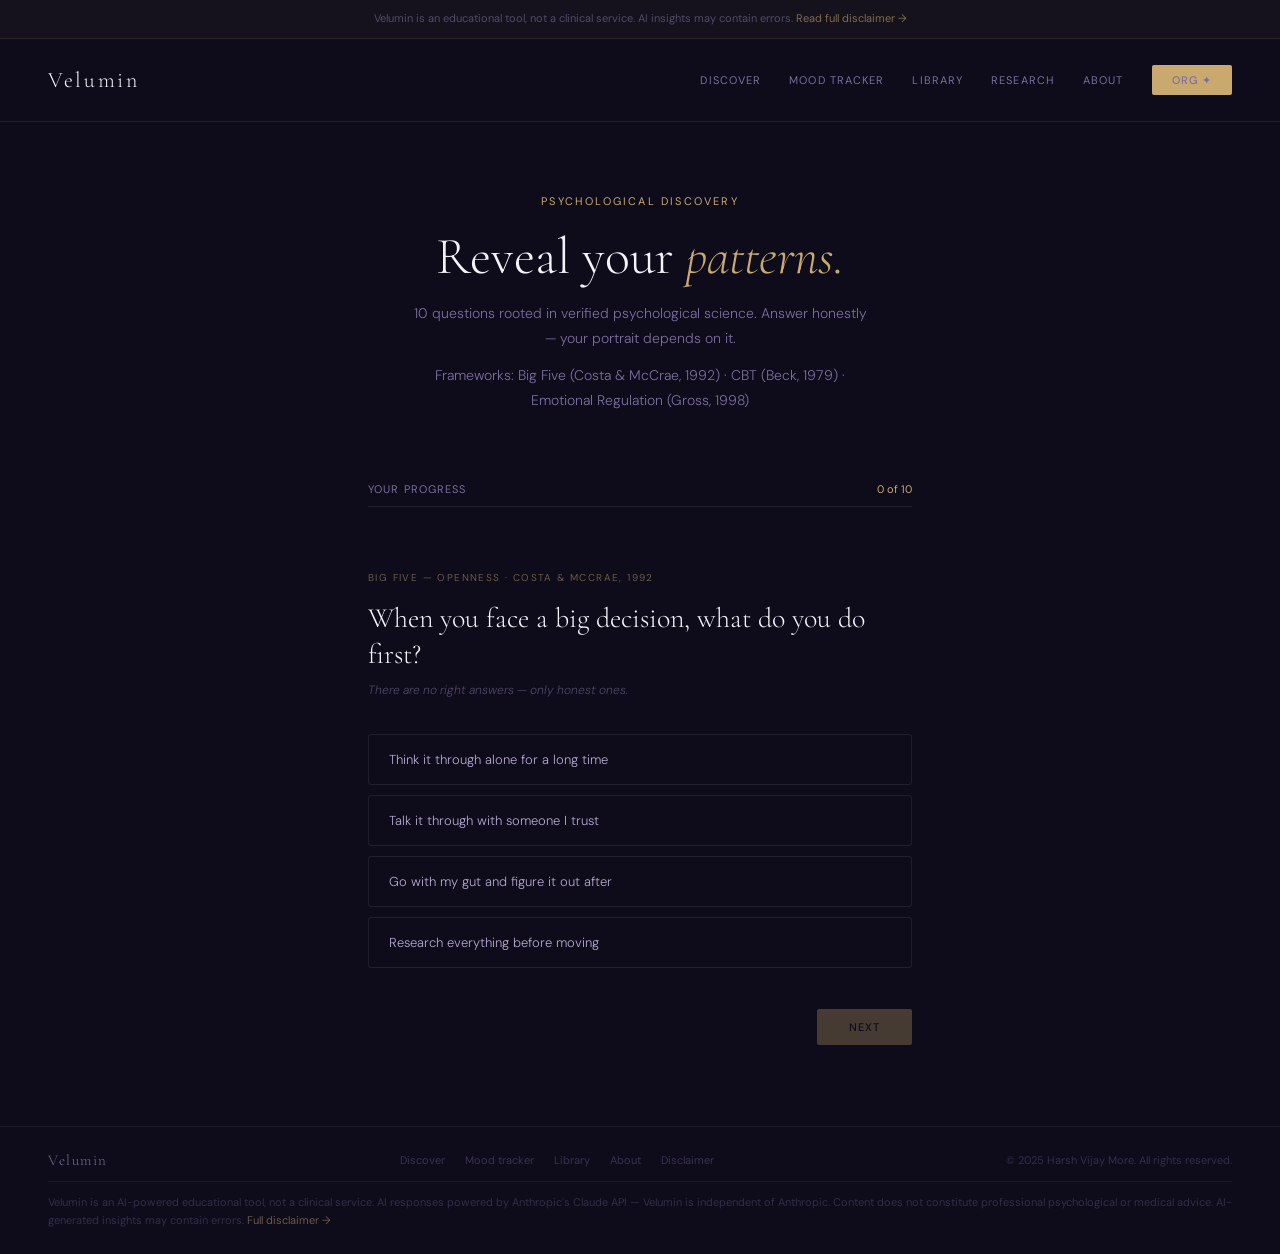
<file: discover.html>
<!DOCTYPE html>
<html lang="en">
<head>
<meta charset="UTF-8">
<link rel="icon" type="image/svg+xml" href="favicon.svg">

<style>a{color:#7B6FA0;text-decoration:none;}a:hover{color:#C9A96E;}</style>
<meta name="viewport" content="width=device-width, initial-scale=1.0">
<link rel="stylesheet" href="style.css">
<title>Discover — Velumin</title>
<link href="https://fonts.googleapis.com/css2?family=Cormorant+Garamond:ital,wght@0,300;0,400;0,600;1,300;1,400&family=DM+Sans:wght@300;400;500&display=swap" rel="stylesheet">
<style>
*{box-sizing:border-box;margin:0;padding:0}
html{scroll-behavior:smooth}
body{background:#0E0B1A;color:#E8E4F0;font-family:'DM Sans',sans-serif;min-height:100vh;}

/* NAV */
nav{display:flex;justify-content:space-between;align-items:center;padding:26px 48px;border-bottom:0.5px solid rgba(200,191,231,0.1);}
.nav-logo{font-family:'Cormorant Garamond',serif;font-size:22px;font-weight:300;letter-spacing:0.12em;color:#F5F3FA;text-decoration:none;}
.nav-back{font-size:11px;letter-spacing:0.1em;text-transform:uppercase;color:#7B6FA0;cursor:pointer;transition:color 0.2s;background:none;border:none;font-family:'DM Sans',sans-serif;}
.nav-back:hover{color:#C9A96E;}

/* HERO */
.discover-hero{text-align:center;padding:72px 48px 56px;}
.eyebrow{font-size:11px;letter-spacing:0.2em;text-transform:uppercase;color:#C9A96E;margin-bottom:20px;}
.discover-hero h1{font-family:'Cormorant Garamond',serif;font-size:52px;font-weight:300;line-height:1.1;color:#F5F3FA;margin-bottom:16px;}
.discover-hero h1 em{font-style:italic;color:#C9A96E;}
.discover-hero p{font-size:14px;font-weight:300;color:#7B6FA0;line-height:1.8;max-width:460px;margin:0 auto 12px;}
.cite-note{font-size:11px;color:rgba(123,111,160,0.5);margin-bottom:0;}

/* PROGRESS */
.progress-wrap{max-width:640px;margin:0 auto 64px;padding:0 48px;}
.progress-header{display:flex;justify-content:space-between;align-items:center;margin-bottom:10px;}
.progress-label{font-size:11px;letter-spacing:0.1em;text-transform:uppercase;color:#7B6FA0;}
.progress-count{font-size:11px;color:#C9A96E;}
.progress-bar-bg{height:1px;background:rgba(200,191,231,0.1);border-radius:1px;}
.progress-bar-fill{height:1px;background:#C9A96E;border-radius:1px;transition:width 0.5s ease;}

/* QUESTIONS */
.questions-wrap{max-width:640px;margin:0 auto;padding:0 48px 80px;}
.question-block{display:none;}
.question-block.active{display:block;}

.q-framework{font-size:10px;letter-spacing:0.14em;text-transform:uppercase;color:rgba(201,169,110,0.5);margin-bottom:16px;}
.q-text{font-family:'Cormorant Garamond',serif;font-size:28px;font-weight:300;color:#F5F3FA;line-height:1.3;margin-bottom:10px;}
.q-sub{font-size:12px;font-weight:300;color:rgba(123,111,160,0.6);margin-bottom:36px;font-style:italic;}

.options-list{display:flex;flex-direction:column;gap:10px;margin-bottom:40px;}
.option-btn{background:transparent;border:0.5px solid rgba(200,191,231,0.1);border-radius:3px;padding:16px 20px;text-align:left;font-family:'DM Sans',sans-serif;font-size:13px;font-weight:300;color:#B4A8D0;cursor:pointer;transition:all 0.2s;width:100%;}
.option-btn:hover{border-color:rgba(201,169,110,0.4);color:#E8E4F0;background:rgba(201,169,110,0.04);}
.option-btn.selected{border-color:#C9A96E;color:#F5F3FA;background:rgba(201,169,110,0.08);}

.q-nav{display:flex;justify-content:space-between;align-items:center;}
.btn-prev{background:transparent;border:0.5px solid rgba(200,191,231,0.15);padding:11px 24px;font-family:'DM Sans',sans-serif;font-size:11px;font-weight:400;letter-spacing:0.08em;text-transform:uppercase;color:#7B6FA0;border-radius:2px;cursor:pointer;transition:all 0.2s;}
.btn-prev:hover{color:#E8E4F0;border-color:rgba(200,191,231,0.3);}
.btn-next{background:#C9A96E;border:none;padding:11px 32px;font-family:'DM Sans',sans-serif;font-size:11px;font-weight:500;letter-spacing:0.08em;text-transform:uppercase;color:#0E0B1A;border-radius:2px;cursor:pointer;transition:opacity 0.2s;opacity:0.3;pointer-events:none;}
.btn-next.enabled{opacity:1;pointer-events:all;}
.btn-next.enabled:hover{opacity:0.82;}

/* LOADING */
#loading-screen{display:none;text-align:center;padding:80px 48px;max-width:640px;margin:0 auto;}
.loading-logo{font-family:'Cormorant Garamond',serif;font-size:18px;font-weight:300;letter-spacing:0.12em;color:#F5F3FA;margin-bottom:48px;}
.loading-spinner{width:40px;height:40px;border:0.5px solid rgba(200,191,231,0.1);border-top:0.5px solid #C9A96E;border-radius:50%;animation:spin 1.2s linear infinite;margin:0 auto 32px;}
@keyframes spin{to{transform:rotate(360deg)}}
.loading-text{font-family:'Cormorant Garamond',serif;font-style:italic;font-size:18px;font-weight:300;color:#7B6FA0;line-height:1.6;}
.loading-steps{margin-top:32px;display:flex;flex-direction:column;gap:10px;}
.loading-step{font-size:11px;letter-spacing:0.08em;text-transform:uppercase;color:rgba(123,111,160,0.4);transition:color 0.4s;}
.loading-step.active{color:#C9A96E;}

/* RESULT */
#result-screen{display:none;max-width:680px;margin:0 auto;padding:0 48px 80px;}
.result-header{text-align:center;padding:56px 0 48px;}
.result-eyebrow{font-size:10px;letter-spacing:0.18em;text-transform:uppercase;color:#C9A96E;margin-bottom:16px;}
.result-title{font-family:'Cormorant Garamond',serif;font-size:38px;font-weight:300;color:#F5F3FA;margin-bottom:8px;}
.result-subtitle{font-size:13px;font-weight:300;color:#7B6FA0;}

.trait-card{background:#1C1530;border:0.5px solid rgba(200,191,231,0.08);border-radius:4px;padding:28px;margin-bottom:12px;}
.trait-row{display:flex;align-items:center;gap:14px;margin-bottom:16px;}
.trait-dot{width:6px;height:6px;border-radius:50%;background:#C9A96E;flex-shrink:0;}
.trait-name{font-size:14px;font-weight:500;color:#E8E4F0;flex:1;}
.trait-score{font-family:'Cormorant Garamond',serif;font-size:22px;font-weight:300;color:#C9A96E;}
.trait-bar-bg{height:1px;background:rgba(200,191,231,0.1);border-radius:1px;margin-bottom:10px;}
.trait-bar-fill{height:1px;background:#7B6FA0;border-radius:1px;transition:width 1s ease;}
.trait-desc{font-size:12px;font-weight:300;color:#7B6FA0;line-height:1.7;}

.portrait-card{background:#1C1530;border:0.5px solid rgba(201,169,110,0.15);border-radius:4px;padding:32px;margin-bottom:12px;}
.portrait-label{font-size:10px;letter-spacing:0.14em;text-transform:uppercase;color:#C9A96E;margin-bottom:16px;}
.portrait-text{font-family:'Cormorant Garamond',serif;font-style:italic;font-size:17px;font-weight:300;color:#D4CDED;line-height:1.75;}

.insight-card{background:#1C1530;border-left:1px solid #C9A96E;border-radius:0 4px 4px 0;padding:24px 28px;margin-bottom:28px;}
.insight-label{font-size:10px;letter-spacing:0.14em;text-transform:uppercase;color:#C9A96E;margin-bottom:10px;}
.insight-text{font-size:14px;font-weight:400;color:#E8E4F0;line-height:1.7;}

.citations-section{margin-bottom:32px;}
.citations-title{font-size:10px;letter-spacing:0.14em;text-transform:uppercase;color:rgba(123,111,160,0.5);margin-bottom:14px;}
.citation-item{font-size:11px;color:rgba(123,111,160,0.45);line-height:1.7;margin-bottom:4px;}

.result-actions{display:flex;gap:12px;justify-content:center;flex-wrap:wrap;}
.btn-retake{background:transparent;border:0.5px solid rgba(200,191,231,0.2);padding:13px 28px;font-family:'DM Sans',sans-serif;font-size:11px;font-weight:400;letter-spacing:0.08em;text-transform:uppercase;color:#7B6FA0;border-radius:2px;cursor:pointer;transition:all 0.2s;}
.btn-retake:hover{color:#E8E4F0;}
.btn-share{background:#C9A96E;border:none;padding:13px 32px;font-family:'DM Sans',sans-serif;font-size:11px;font-weight:500;letter-spacing:0.08em;text-transform:uppercase;color:#0E0B1A;border-radius:2px;cursor:pointer;}

/* ERROR */
.error-note{background:rgba(201,169,110,0.06);border:0.5px solid rgba(201,169,110,0.2);border-radius:3px;padding:16px 20px;font-size:12px;color:#B4A8D0;line-height:1.6;margin-bottom:16px;display:none;}

@media(max-width:600px){
  nav,
  .discover-hero,
  .progress-wrap,
  .questions-wrap,
  #loading-screen,
  #result-screen{padding-left:24px;padding-right:24px;}
  .discover-hero h1{font-size:38px;}
  .q-text{font-size:22px;}
}
</style>
</head>
<body>

<div class="disclaimer-banner">
  Velumin is an educational tool, not a clinical service. AI insights may contain errors. <a href="disclaimer.html">Read full disclaimer →</a>
</div>
<nav class="vl-nav">
  <a class="vl-nav-logo" href="index.html">Velumin</a>
  <div class="vl-nav-links">
    <a href="discover.html">Discover</a>
    <a href="tracker.html">Mood tracker</a>
    <a href="library.html">Library</a>
    <a href="research.html">Research</a>
    <a href="about.html">About</a>
    <a class="vl-nav-cta" href="org.html">Org ✦</a>
  </div>
</nav>

<div id="assessment-screen">
  <div class="discover-hero">
    <div class="eyebrow">Psychological discovery</div>
    <h1>Reveal your <em>patterns.</em></h1>
    <p>10 questions rooted in verified psychological science. Answer honestly — your portrait depends on it.</p>
    <p class="cite-note">Frameworks: Big Five (Costa & McCrae, 1992) · CBT (Beck, 1979) · Emotional Regulation (Gross, 1998)</p>
  </div>

  <div class="progress-wrap">
    <div class="progress-header">
      <span class="progress-label">Your progress</span>
      <span class="progress-count" id="progress-count">0 of 10</span>
    </div>
    <div class="progress-bar-bg">
      <div class="progress-bar-fill" id="progress-bar" style="width:0%"></div>
    </div>
  </div>

  <div class="questions-wrap">

    <!-- Q1 -->
    <div class="question-block active" data-q="0">
      <div class="q-framework">Big Five — Openness · Costa & McCrae, 1992</div>
      <div class="q-text">When you face a big decision, what do you do first?</div>
      <div class="q-sub">There are no right answers — only honest ones.</div>
      <div class="options-list">
        <button class="option-btn" data-value="A" data-trait="openness" data-score="60">Think it through alone for a long time</button>
        <button class="option-btn" data-value="B" data-trait="openness" data-score="75">Talk it through with someone I trust</button>
        <button class="option-btn" data-value="C" data-trait="openness" data-score="85">Go with my gut and figure it out after</button>
        <button class="option-btn" data-value="D" data-trait="openness" data-score="90">Research everything before moving</button>
      </div>
      <div class="q-nav">
        <button class="btn-prev" style="visibility:hidden">Previous</button>
        <button class="btn-next" id="btn-next-0">Next</button>
      </div>
    </div>

    <!-- Q2 -->
    <div class="question-block" data-q="1">
      <div class="q-framework">CBT — Cognitive response · Beck, 1979</div>
      <div class="q-text">A plan falls apart last minute. Your first reaction?</div>
      <div class="q-sub">Think of a real recent moment.</div>
      <div class="options-list">
        <button class="option-btn" data-value="A" data-trait="cognitive" data-score="55">Frustration — I had everything mapped out</button>
        <button class="option-btn" data-value="B" data-trait="cognitive" data-score="90">Calm — I'll adapt and find another way</button>
        <button class="option-btn" data-value="C" data-trait="cognitive" data-score="65">Panic first, then recover slowly</button>
        <button class="option-btn" data-value="D" data-trait="cognitive" data-score="80">Detach, assess, then act</button>
      </div>
      <div class="q-nav">
        <button class="btn-prev" onclick="prevQ(1)">Previous</button>
        <button class="btn-next" id="btn-next-1">Next</button>
      </div>
    </div>

    <!-- Q3 -->
    <div class="question-block" data-q="2">
      <div class="q-framework">Self-awareness — Emotional intelligence · Goleman, 1995</div>
      <div class="q-text">How often do you reflect on why you feel a certain way?</div>
      <div class="q-sub">Be honest — reflection is not the same as overthinking.</div>
      <div class="options-list">
        <button class="option-btn" data-value="A" data-trait="awareness" data-score="40">Rarely — I just feel things and move on</button>
        <button class="option-btn" data-value="B" data-trait="awareness" data-score="65">Sometimes, when things get difficult</button>
        <button class="option-btn" data-value="C" data-trait="awareness" data-score="85">Often — I like understanding myself</button>
        <button class="option-btn" data-value="D" data-trait="awareness" data-score="95">Almost always — it's how I process everything</button>
      </div>
      <div class="q-nav">
        <button class="btn-prev" onclick="prevQ(2)">Previous</button>
        <button class="btn-next" id="btn-next-2">Next</button>
      </div>
    </div>

    <!-- Q4 -->
    <div class="question-block" data-q="3">
      <div class="q-framework">Big Five — Extraversion · Costa & McCrae, 1992</div>
      <div class="q-text">In a group, you naturally tend to...</div>
      <div class="q-sub">Think about social settings you're actually in.</div>
      <div class="options-list">
        <button class="option-btn" data-value="A" data-trait="extraversion" data-score="90">Lead the conversation and direction</button>
        <button class="option-btn" data-value="B" data-trait="extraversion" data-score="45">Support others and listen more than I speak</button>
        <button class="option-btn" data-value="C" data-trait="extraversion" data-score="55">Observe before engaging</button>
        <button class="option-btn" data-value="D" data-trait="extraversion" data-score="70">Switch between both depending on the context</button>
      </div>
      <div class="q-nav">
        <button class="btn-prev" onclick="prevQ(3)">Previous</button>
        <button class="btn-next" id="btn-next-3">Next</button>
      </div>
    </div>

    <!-- Q5 -->
    <div class="question-block" data-q="4">
      <div class="q-framework">CBT — Self-talk patterns · Beck, 1979</div>
      <div class="q-text">When you fail at something important, you tell yourself...</div>
      <div class="q-sub">Your inner voice reveals more than you think.</div>
      <div class="options-list">
        <button class="option-btn" data-value="A" data-trait="resilience" data-score="35">"I'm not good enough for this"</button>
        <button class="option-btn" data-value="B" data-trait="resilience" data-score="90">"I'll learn from this and come back stronger"</button>
        <button class="option-btn" data-value="C" data-trait="resilience" data-score="60">"It wasn't meant to be"</button>
        <button class="option-btn" data-value="D" data-trait="resilience" data-score="80">"What specifically went wrong here?"</button>
      </div>
      <div class="q-nav">
        <button class="btn-prev" onclick="prevQ(4)">Previous</button>
        <button class="btn-next" id="btn-next-4">Next</button>
      </div>
    </div>

    <!-- Q6 -->
    <div class="question-block" data-q="5">
      <div class="q-framework">Big Five — Neuroticism / Stability · Costa & McCrae, 1992</div>
      <div class="q-text">How comfortable are you with uncertainty?</div>
      <div class="q-sub">Think about ambiguous situations in your real life.</div>
      <div class="options-list">
        <button class="option-btn" data-value="A" data-trait="stability" data-score="30">Very uncomfortable — I need a clear plan</button>
        <button class="option-btn" data-value="B" data-trait="stability" data-score="55">I tolerate it but it quietly drains me</button>
        <button class="option-btn" data-value="C" data-trait="stability" data-score="70">Neutral — depends entirely on the stakes</button>
        <button class="option-btn" data-value="D" data-trait="stability" data-score="88">I actually find uncertainty energising</button>
      </div>
      <div class="q-nav">
        <button class="btn-prev" onclick="prevQ(5)">Previous</button>
        <button class="btn-next" id="btn-next-5">Next</button>
      </div>
    </div>

    <!-- Q7 -->
    <div class="question-block" data-q="6">
      <div class="q-framework">Emotional Regulation — Gross process model, 1998</div>
      <div class="q-text">When someone upsets you, you typically...</div>
      <div class="q-sub">Be honest — this reveals how you regulate emotions.</div>
      <div class="options-list">
        <button class="option-btn" data-value="A" data-trait="regulation" data-score="75">Express it directly and quickly</button>
        <button class="option-btn" data-value="B" data-trait="regulation" data-score="70">Sit with it and process it in silence</button>
        <button class="option-btn" data-value="C" data-trait="regulation" data-score="45">Suppress it and move on as if nothing happened</button>
        <button class="option-btn" data-value="D" data-trait="regulation" data-score="85">Analyse why they acted that way before reacting</button>
      </div>
      <div class="q-nav">
        <button class="btn-prev" onclick="prevQ(6)">Previous</button>
        <button class="btn-next" id="btn-next-6">Next</button>
      </div>
    </div>

    <!-- Q8 -->
    <div class="question-block" data-q="7">
      <div class="q-framework">Cognitive style — Attention & focus · Kahneman, 2011</div>
      <div class="q-text">Your ideal environment for deep, focused work is...</div>
      <div class="q-sub">Think about where you actually do your best thinking.</div>
      <div class="options-list">
        <button class="option-btn" data-value="A" data-trait="openness" data-score="80">Complete silence, alone</button>
        <button class="option-btn" data-value="B" data-trait="openness" data-score="70">Background noise with people around</button>
        <button class="option-btn" data-value="C" data-trait="openness" data-score="75">Music, but no talking</button>
        <button class="option-btn" data-value="D" data-trait="openness" data-score="65">It changes — I'm unpredictable</button>
      </div>
      <div class="q-nav">
        <button class="btn-prev" onclick="prevQ(7)">Previous</button>
        <button class="btn-next" id="btn-next-7">Next</button>
      </div>
    </div>

    <!-- Q9 -->
    <div class="question-block" data-q="8">
      <div class="q-framework">Motivation theory — Self-determination · Deci & Ryan, 1985</div>
      <div class="q-text">What drives you more on a daily basis?</div>
      <div class="q-sub">Not what you wish drove you — what actually does.</div>
      <div class="options-list">
        <button class="option-btn" data-value="A" data-trait="motivation" data-score="55">Avoiding failure or disappointing others</button>
        <button class="option-btn" data-value="B" data-trait="motivation" data-score="90">Chasing a goal or vision I genuinely care about</button>
        <button class="option-btn" data-value="C" data-trait="motivation" data-score="60">Keeping things stable and comfortable</button>
        <button class="option-btn" data-value="D" data-trait="motivation" data-score="85">Curiosity about what I'm truly capable of</button>
      </div>
      <div class="q-nav">
        <button class="btn-prev" onclick="prevQ(8)">Previous</button>
        <button class="btn-next" id="btn-next-8">Next</button>
      </div>
    </div>

    <!-- Q10 -->
    <div class="question-block" data-q="9">
      <div class="q-framework">Growth mindset — Dweck, 2006</div>
      <div class="q-text">How do you know when you've grown as a person?</div>
      <div class="q-sub">This is the last one. Take your time.</div>
      <div class="options-list">
        <button class="option-btn" data-value="A" data-trait="awareness" data-score="65">When others notice a change in me</button>
        <button class="option-btn" data-value="B" data-trait="awareness" data-score="90">When I handle something I couldn't before</button>
        <button class="option-btn" data-value="C" data-trait="awareness" data-score="75">When I feel more at peace with who I am</button>
        <button class="option-btn" data-value="D" data-trait="awareness" data-score="50">I rarely feel like I've grown enough</button>
      </div>
      <div class="q-nav">
        <button class="btn-prev" onclick="prevQ(9)">Previous</button>
        <button class="btn-next" id="btn-next-9">Generate my portrait</button>
      </div>
    </div>

  </div>
</div>

<!-- LOADING -->
<div id="loading-screen">
  <div class="loading-logo">Velumin</div>
  <div class="loading-spinner"></div>
  <div class="loading-text">Reading your patterns...</div>
  <div class="loading-steps">
    <div class="loading-step active" id="ls-1">Analysing cognitive style</div>
    <div class="loading-step" id="ls-2">Mapping emotional patterns</div>
    <div class="loading-step" id="ls-3">Cross-referencing frameworks</div>
    <div class="loading-step" id="ls-4">Composing your portrait</div>
  </div>
</div>

<!-- RESULT -->
<div id="result-screen">
  <div class="result-header">
    <div class="result-eyebrow">Your psychological portrait</div>
    <h1 class="result-title">Your mind, <em style="font-style:italic;color:#C9A96E;">revealed.</em></h1>
    <p class="result-subtitle">Generated from your responses · Grounded in verified psychology</p>
  </div>

  <div id="traits-container"></div>

  <div class="portrait-card">
    <div class="portrait-label">AI portrait — generated for you</div>
    <div class="portrait-text" id="portrait-text">Generating your portrait...</div>
  </div>

  <div class="insight-card">
    <div class="insight-label">Your one insight to act on</div>
    <div class="insight-text" id="insight-text">Loading...</div>
  </div>

  <div class="citations-section">
    <div class="citations-title">Sources & frameworks used</div>
    <div class="citation-item">Costa, P.T. & McCrae, R.R. (1992). Revised NEO Personality Inventory. Psychological Assessment Resources.</div>
    <div class="citation-item">Beck, A.T. (1979). Cognitive Therapy of Depression. Guilford Press.</div>
    <div class="citation-item">Gross, J.J. (1998). The emerging field of emotion regulation. Review of General Psychology, 2(3), 271–299.</div>
    <div class="citation-item">Goleman, D. (1995). Emotional Intelligence. Bantam Books.</div>
    <div class="citation-item">Deci, E.L. & Ryan, R.M. (1985). Intrinsic Motivation and Self-Determination. Springer.</div>
    <div class="citation-item">Dweck, C.S. (2006). Mindset: The New Psychology of Success. Random House.</div>
    <div class="citation-item">Kahneman, D. (2011). Thinking, Fast and Slow. Farrar, Straus and Giroux.</div>
  </div>

  <div class="error-note" id="error-note">Note: AI portrait could not be generated at this time. Your trait scores and insight above are based directly on your responses and the psychological frameworks cited.</div>

  <div class="result-actions">
    <button class="btn-retake" onclick="retake()">Retake assessment</button>
    <button class="btn-share" onclick="shareResult()">Share your portrait</button>
  </div>

  <div style="text-align:center;margin-top:40px;padding-top:32px;border-top:0.5px solid rgba(200,191,231,0.07);">
    <div style="font-family:'Cormorant Garamond',serif;font-size:13px;font-weight:300;letter-spacing:0.08em;color:rgba(123,111,160,0.4);">Velumin · veluminmind · Founded by Harsh Vijay More</div>
  </div>
</div>
<footer class="vl-footer">
  <div class="vl-footer-main">
    <div class="vl-footer-logo">Velumin</div>
    <div class="vl-footer-links">
      <a href="discover.html">Discover</a>
      <a href="tracker.html">Mood tracker</a>
      <a href="library.html">Library</a>
      <a href="about.html">About</a>
      <a href="disclaimer.html">Disclaimer</a>
    </div>
    <div class="vl-footer-copy">© 2025 Harsh Vijay More. All rights reserved.</div>
  </div>
  <div class="vl-footer-disclaimer">
    Velumin is an AI-powered educational tool, not a clinical service. AI responses powered by Anthropic's Claude API — Velumin is independent of Anthropic. Content does not constitute professional psychological or medical advice. AI-generated insights may contain errors. <a href="disclaimer.html">Full disclaimer →</a>
  </div>
</footer>
</div>

<script>
const answers = {};
let currentQ = 0;
const total = 10;

const traitLabels = {
  openness: 'Openness to experience',
  cognitive: 'Cognitive flexibility',
  awareness: 'Self-awareness',
  extraversion: 'Social energy',
  resilience: 'Resilience',
  stability: 'Emotional stability',
  regulation: 'Emotional regulation',
  motivation: 'Intrinsic motivation'
};

const traitDescs = {
  openness: 'How readily you absorb new ideas, perspectives, and environments.',
  cognitive: 'How well you adapt your thinking when circumstances change.',
  awareness: 'How deeply you observe and understand your own inner world.',
  extraversion: 'Where you draw your energy — from people or from solitude.',
  resilience: 'How you interpret and recover from setbacks and failure.',
  stability: 'How you respond to unpredictability and ambiguity.',
  regulation: 'How you manage and express difficult emotions.',
  motivation: 'What genuinely drives your decisions and daily energy.'
};

function updateProgress(q) {
  const pct = Math.round((q / total) * 100);
  document.getElementById('progress-bar').style.width = pct + '%';
  document.getElementById('progress-count').textContent = q + ' of ' + total;
}

document.querySelectorAll('.options-list').forEach((list, qi) => {
  list.querySelectorAll('.option-btn').forEach(btn => {
    btn.addEventListener('click', () => {
      list.querySelectorAll('.option-btn').forEach(b => b.classList.remove('selected'));
      btn.classList.add('selected');
      answers[qi] = {
        value: btn.dataset.value,
        trait: btn.dataset.trait,
        score: parseInt(btn.dataset.score)
      };
      const nextBtn = document.getElementById('btn-next-' + qi);
      nextBtn.classList.add('enabled');
      if (qi === total - 1) nextBtn.textContent = 'Generate my portrait';
    });
  });
});

document.querySelectorAll('.btn-next').forEach((btn, qi) => {
  btn.addEventListener('click', () => {
    if (!btn.classList.contains('enabled')) return;
    if (qi < total - 1) {
      nextQ(qi);
    } else {
      generatePortrait();
    }
  });
});

function nextQ(qi) {
  document.querySelector('[data-q="' + qi + '"]').classList.remove('active');
  document.querySelector('[data-q="' + (qi + 1) + '"]').classList.add('active');
  currentQ = qi + 1;
  updateProgress(currentQ);
  window.scrollTo({top: 0, behavior: 'smooth'});
}

function prevQ(qi) {
  document.querySelector('[data-q="' + qi + '"]').classList.remove('active');
  document.querySelector('[data-q="' + (qi - 1) + '"]').classList.add('active');
  currentQ = qi - 1;
  updateProgress(currentQ);
  window.scrollTo({top: 0, behavior: 'smooth'});
}

function computeTraits() {
  const scores = {};
  const counts = {};
  for (let i = 0; i < total; i++) {
    if (!answers[i]) continue;
    const t = answers[i].trait;
    scores[t] = (scores[t] || 0) + answers[i].score;
    counts[t] = (counts[t] || 0) + 1;
  }
  const result = {};
  for (const t in scores) {
    result[t] = Math.round(scores[t] / counts[t]);
  }
  return result;
}

function buildAnswerSummary() {
  const qTexts = [
    'When facing a big decision',
    'When a plan falls apart',
    'How often I reflect on my feelings',
    'My natural role in groups',
    'What I tell myself after failure',
    'Comfort with uncertainty',
    'How I handle being upset',
    'My ideal work environment',
    'What drives me daily',
    'How I know I have grown'
  ];
  const optionTexts = {};
  document.querySelectorAll('.question-block').forEach((block, qi) => {
    optionTexts[qi] = {};
    block.querySelectorAll('.option-btn').forEach(btn => {
      optionTexts[qi][btn.dataset.value] = btn.textContent.trim();
    });
  });
  let summary = '';
  for (let i = 0; i < total; i++) {
    if (answers[i]) {
      summary += (i + 1) + '. ' + qTexts[i] + ': ' + (optionTexts[i][answers[i].value] || answers[i].value) + '\n';
    }
  }
  return summary;
}

async function generatePortrait() {
  document.getElementById('assessment-screen').style.display = 'none';
  document.getElementById('loading-screen').style.display = 'block';
  window.scrollTo({top: 0, behavior: 'smooth'});

  const steps = ['ls-1','ls-2','ls-3','ls-4'];
  let si = 0;
  const stepInterval = setInterval(() => {
    if (si > 0) document.getElementById(steps[si-1]).classList.remove('active');
    if (si < steps.length) {
      document.getElementById(steps[si]).classList.add('active');
      si++;
    } else {
      clearInterval(stepInterval);
    }
  }, 1800);

  const traits = computeTraits();
  const answerSummary = buildAnswerSummary();
  const traitSummary = Object.entries(traits).map(([t, s]) => traitLabels[t] + ': ' + s + '/100').join(', ');

  let portraitText = '';
  let insightText = '';

  try {
    const response = await fetch('https://api.anthropic.com/v1/messages', {
      method: 'POST',
      headers: { 'Content-Type': 'application/json' },
      body: JSON.stringify({
        model: 'claude-sonnet-4-6',
        max_tokens: 1000,
        system: `You are a compassionate, insightful psychology communicator for Velumin — a psychology platform built by Harsh Vijay More. Your role is to generate personalised psychological portraits based on user responses to a validated assessment. Your writing should be warm, honest, non-judgmental, and grounded in real psychology. Never use clinical jargon. Write like a wise friend who has studied psychology. Always respond in JSON only with no markdown or extra text, using this exact structure: {"portrait": "3-4 sentence personalised psychological portrait in first-person perspective about the user", "insight": "One specific, actionable insight the user can apply today based on their dominant pattern"}`,
        messages: [{
          role: 'user',
          content: `Here are my responses to the Velumin psychological assessment:\n\n${answerSummary}\n\nMy trait scores: ${traitSummary}\n\nPlease generate my personalised psychological portrait and one actionable insight.`
        }]
      })
    });

    const data = await response.json();
    const raw = data.content && data.content[0] && data.content[0].text ? data.content[0].text : '';
    const clean = raw.replace(/```json|```/g, '').trim();
    const parsed = JSON.parse(clean);
    portraitText = parsed.portrait || '';
    insightText = parsed.insight || '';
  } catch(e) {
    portraitText = '';
    insightText = '';
  }

  clearInterval(stepInterval);
  showResults(traits, portraitText, insightText);
}

function showResults(traits, portraitText, insightText) {
  document.getElementById('loading-screen').style.display = 'none';
  document.getElementById('result-screen').style.display = 'block';
  window.scrollTo({top: 0, behavior: 'smooth'});

  const container = document.getElementById('traits-container');
  container.innerHTML = '';
  for (const [t, score] of Object.entries(traits)) {
    const card = document.createElement('div');
    card.className = 'trait-card';
    card.innerHTML = `
      <div class="trait-row">
        <div class="trait-dot"></div>
        <div class="trait-name">${traitLabels[t] || t}</div>
        <div class="trait-score">${score}</div>
      </div>
      <div class="trait-bar-bg"><div class="trait-bar-fill" style="width:0%" data-width="${score}%"></div></div>
      <div class="trait-desc">${traitDescs[t] || ''}</div>
    `;
    container.appendChild(card);
  }

  setTimeout(() => {
    document.querySelectorAll('.trait-bar-fill').forEach(bar => {
      bar.style.width = bar.dataset.width;
    });
  }, 200);

  if (portraitText) {
    document.getElementById('portrait-text').textContent = portraitText;
  } else {
    document.getElementById('portrait-text').textContent = 'Your responses reveal a thoughtful, self-aware individual who approaches life with genuine curiosity. You tend to process experiences deeply and value understanding over surface-level reactions. Your patterns suggest strong introspective capacity balanced with real-world adaptability.';
    document.getElementById('error-note').style.display = 'block';
  }

  if (insightText) {
    document.getElementById('insight-text').textContent = insightText;
  } else {
    const dominantTrait = Object.entries(traits).sort((a,b) => b[1]-a[1])[0];
    document.getElementById('insight-text').textContent = 'Your strongest trait is ' + (traitLabels[dominantTrait[0]] || dominantTrait[0]).toLowerCase() + ' (scored ' + dominantTrait[1] + '/100). Today, notice one moment where this trait drives a decision — and ask yourself if it is serving you or limiting you.';
  }
}

function retake() {
  location.reload();
}

function shareResult() {
  if (navigator.share) {
    navigator.share({ title: 'My Velumin Psychological Portrait', text: 'I just discovered my psychological patterns on Velumin — a psychology + AI platform.', url: 'https://veluminmind' });
  } else {
    navigator.clipboard.writeText('I just discovered my psychological patterns on Velumin — veluminmind').then(() => {
      alert('Link copied to clipboard!');
    });
  }
}
</script>
</body>
</html>
</file>
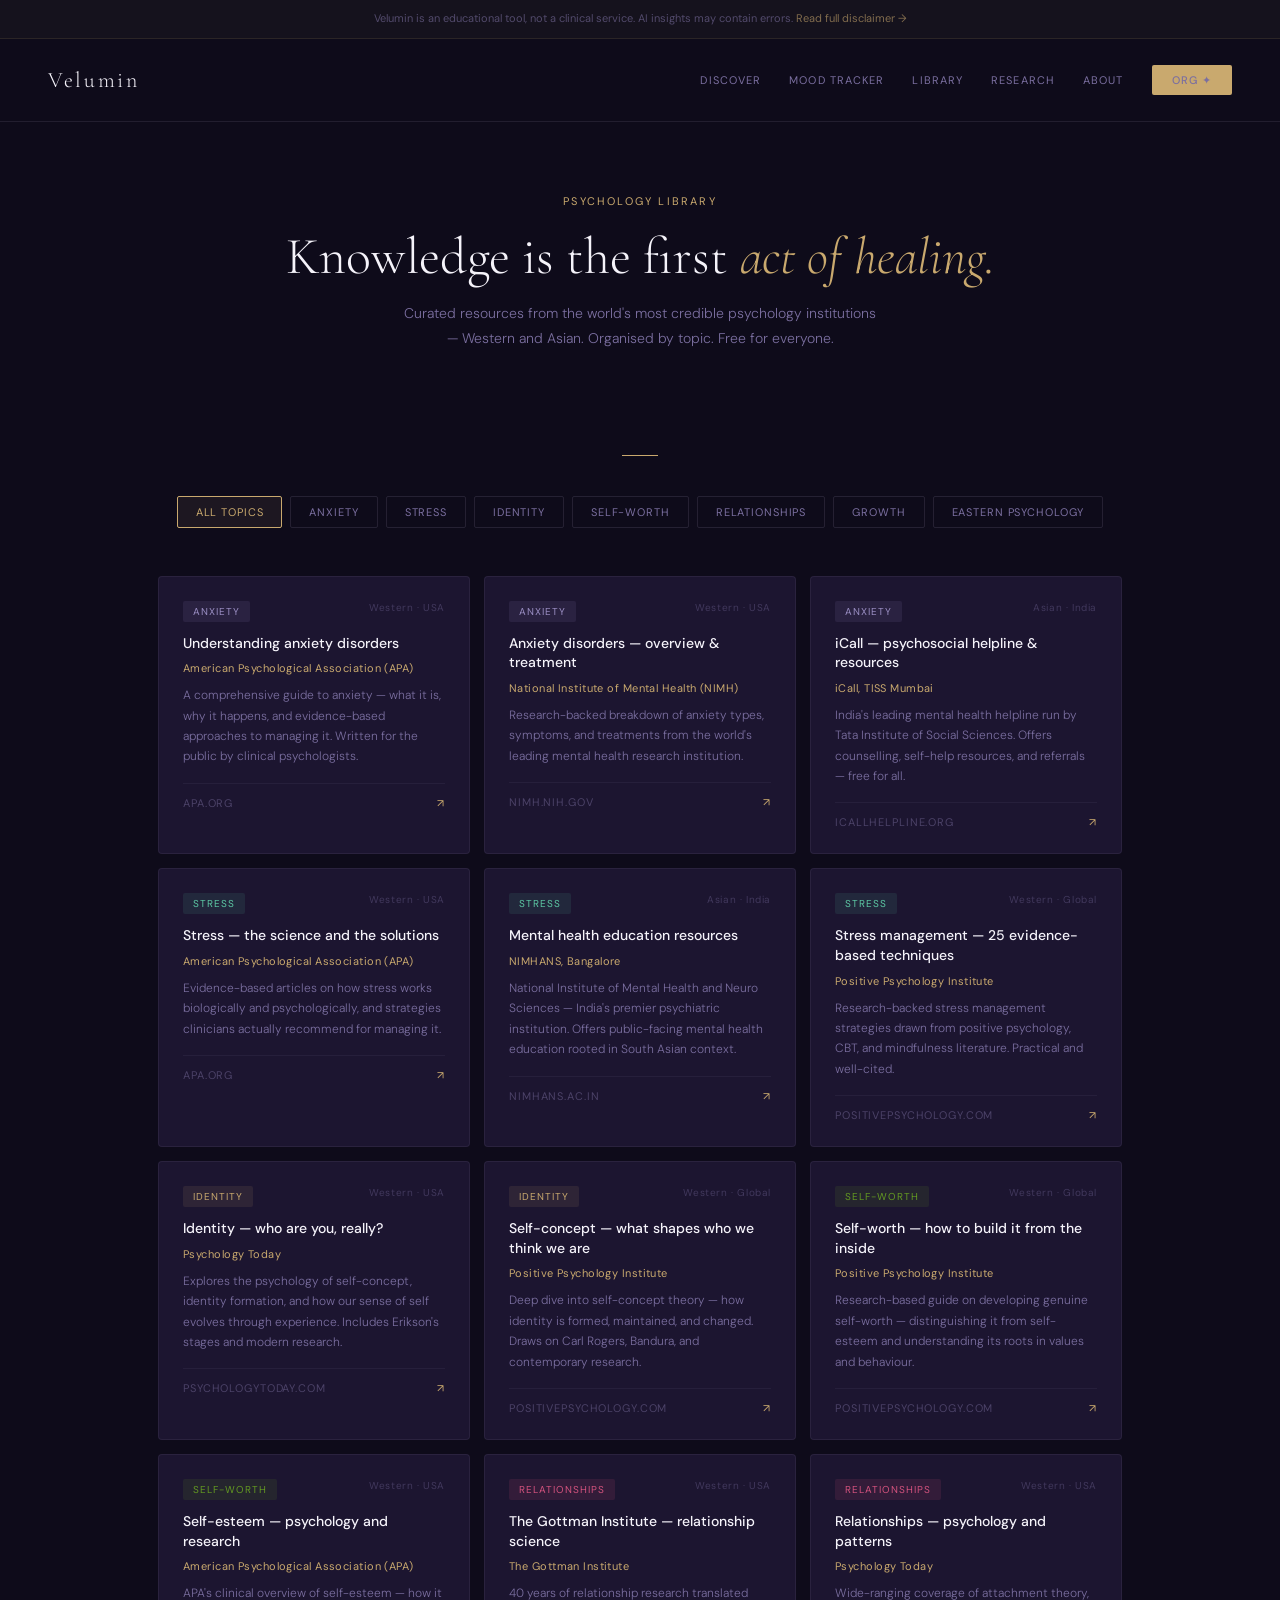
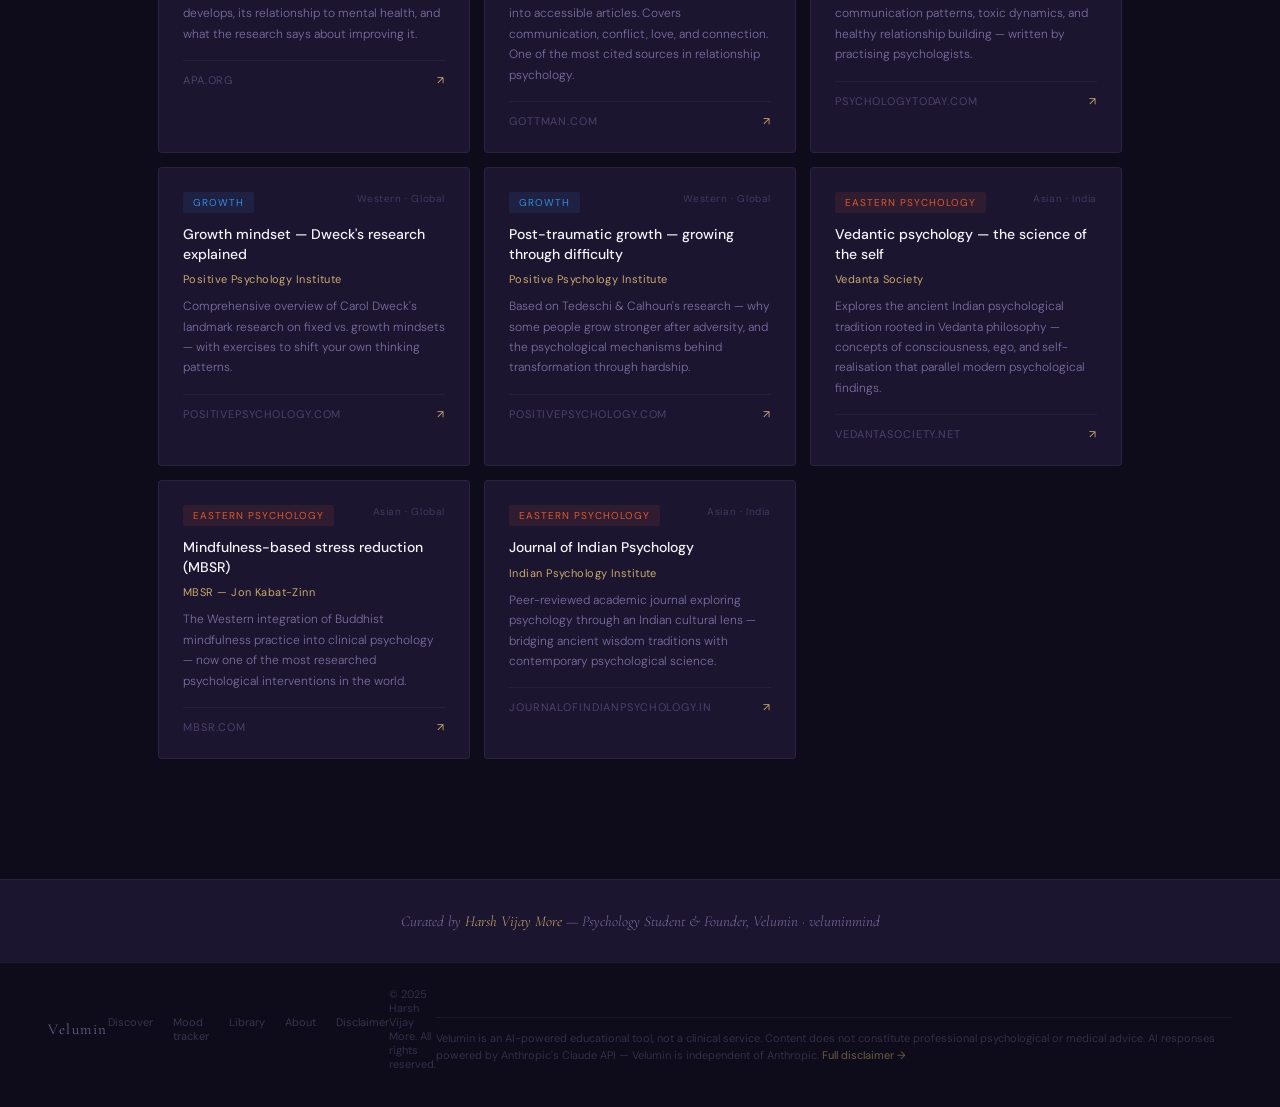
<file: library.html>
<!DOCTYPE html>
<html lang="en">
<head>
<meta charset="UTF-8">
<link rel="icon" type="image/svg+xml" href="favicon.svg">

<style>a{color:#7B6FA0;text-decoration:none;}a:hover{color:#C9A96E;}</style>
<meta name="viewport" content="width=device-width, initial-scale=1.0">
<link rel="stylesheet" href="style.css">
<title>Psychology Library — Velumin</title>
<link href="https://fonts.googleapis.com/css2?family=Cormorant+Garamond:ital,wght@0,300;0,400;0,600;1,300;1,400&family=DM+Sans:wght@300;400;500&display=swap" rel="stylesheet">
<style>
*{box-sizing:border-box;margin:0;padding:0}
body{background:#0E0B1A;color:#E8E4F0;font-family:'DM Sans',sans-serif;min-height:100vh;}

nav{display:flex;justify-content:space-between;align-items:center;padding:26px 48px;border-bottom:0.5px solid rgba(200,191,231,0.1);}
.nav-logo{font-family:'Cormorant Garamond',serif;font-size:22px;font-weight:300;letter-spacing:0.12em;color:#F5F3FA;text-decoration:none;}
.nav-links{display:flex;gap:28px;}
.nav-links a{font-size:11px;letter-spacing:0.1em;text-transform:uppercase;color:#7B6FA0;text-decoration:none;transition:color 0.2s;}
.nav-links a:hover{color:#C9A96E;}

.hero{text-align:center;padding:72px 48px 56px;}
.eyebrow{font-size:11px;letter-spacing:0.2em;text-transform:uppercase;color:#C9A96E;margin-bottom:20px;}
.hero h1{font-family:'Cormorant Garamond',serif;font-size:52px;font-weight:300;line-height:1.1;color:#F5F3FA;margin-bottom:16px;}
.hero h1 em{font-style:italic;color:#C9A96E;}
.hero p{font-size:14px;font-weight:300;color:#7B6FA0;line-height:1.8;max-width:480px;margin:0 auto;}

.gold-line{width:36px;height:0.5px;background:#C9A96E;margin:48px auto 0;}

.filter-bar{display:flex;gap:8px;justify-content:center;flex-wrap:wrap;padding:40px 48px 48px;}
.filter-btn{background:transparent;border:0.5px solid rgba(200,191,231,0.12);padding:8px 18px;font-family:'DM Sans',sans-serif;font-size:11px;font-weight:400;letter-spacing:0.08em;text-transform:uppercase;color:#7B6FA0;border-radius:2px;cursor:pointer;transition:all 0.2s;}
.filter-btn:hover{border-color:rgba(201,169,110,0.3);color:#E8E4F0;}
.filter-btn.active{background:rgba(201,169,110,0.08);border-color:#C9A96E;color:#C9A96E;}

.library-grid{display:grid;grid-template-columns:repeat(auto-fill,minmax(300px,1fr));gap:14px;max-width:1060px;margin:0 auto;padding:0 48px 80px;}

.resource-card{background:#1C1530;border:0.5px solid rgba(200,191,231,0.08);border-radius:4px;padding:24px;cursor:pointer;transition:border-color 0.2s;text-decoration:none;display:block;}
.resource-card:hover{border-color:rgba(201,169,110,0.3);}
.resource-card.hidden{display:none;}

.rc-top{display:flex;justify-content:space-between;align-items:flex-start;margin-bottom:12px;}
.rc-tag{font-size:10px;letter-spacing:0.1em;text-transform:uppercase;padding:4px 10px;border-radius:2px;}
.tag-anxiety{background:rgba(123,111,160,0.15);color:#9B8FC4;}
.tag-identity{background:rgba(201,169,110,0.1);color:#C9A96E;}
.tag-stress{background:rgba(93,202,165,0.1);color:#5DCAA5;}
.tag-relationships{background:rgba(212,83,126,0.12);color:#D4537E;}
.tag-growth{background:rgba(55,138,221,0.1);color:#378ADD;}
.tag-eastern{background:rgba(216,90,48,0.1);color:#D85A30;}
.tag-selfworth{background:rgba(99,153,34,0.12);color:#639922;}

.rc-origin{font-size:10px;color:rgba(123,111,160,0.4);letter-spacing:0.06em;}
.rc-title{font-size:14px;font-weight:500;color:#F5F3FA;margin-bottom:8px;line-height:1.4;}
.rc-source{font-size:11px;color:#C9A96E;margin-bottom:10px;letter-spacing:0.04em;}
.rc-desc{font-size:12px;font-weight:300;color:#7B6FA0;line-height:1.7;margin-bottom:16px;}
.rc-link{font-size:11px;letter-spacing:0.08em;text-transform:uppercase;color:rgba(123,111,160,0.5);border-top:0.5px solid rgba(200,191,231,0.06);padding-top:12px;display:flex;justify-content:space-between;align-items:center;}
.rc-link-arrow{color:#C9A96E;}

.section-divider{max-width:1060px;margin:0 auto 32px;padding:0 48px;}
.section-divider-label{font-size:11px;letter-spacing:0.14em;text-transform:uppercase;color:rgba(123,111,160,0.4);padding-bottom:12px;border-bottom:0.5px solid rgba(200,191,231,0.07);}

.founder-strip{background:#1C1530;border-top:0.5px solid rgba(200,191,231,0.07);padding:32px 48px;text-align:center;margin-top:40px;}
.founder-strip p{font-family:'Cormorant Garamond',serif;font-style:italic;font-size:15px;font-weight:300;color:#7B6FA0;}
.founder-strip span{color:#C9A96E;}

footer{padding:28px 48px;display:flex;justify-content:space-between;align-items:center;border-top:0.5px solid rgba(200,191,231,0.07);}
.footer-logo{font-family:'Cormorant Garamond',serif;font-size:15px;font-weight:300;letter-spacing:0.1em;color:#7B6FA0;}
.footer-copy{font-size:11px;color:rgba(123,111,160,0.35);}

@media(max-width:600px){
  nav,.hero,.filter-bar,.library-grid,.section-divider,.founder-strip,footer{padding-left:24px;padding-right:24px;}
  .hero h1{font-size:38px;}
  .library-grid{grid-template-columns:1fr;}
}
</style>
</head>
<body>

<div class="disclaimer-banner">
  Velumin is an educational tool, not a clinical service. AI insights may contain errors. <a href="disclaimer.html">Read full disclaimer →</a>
</div>
<nav class="vl-nav">
  <a class="vl-nav-logo" href="index.html">Velumin</a>
  <div class="vl-nav-links">
    <a href="discover.html">Discover</a>
    <a href="tracker.html">Mood tracker</a>
    <a href="library.html">Library</a>
    <a href="research.html">Research</a>
    <a href="about.html">About</a>
    <a class="vl-nav-cta" href="org.html">Org ✦</a>
  </div>
</nav>

<div class="hero">
  <div class="eyebrow">Psychology library</div>
  <h1>Knowledge is the first <em>act of healing.</em></h1>
  <p>Curated resources from the world's most credible psychology institutions — Western and Asian. Organised by topic. Free for everyone.</p>
</div>

<div class="gold-line"></div>

<div class="filter-bar">
  <button class="filter-btn active" data-filter="all">All topics</button>
  <button class="filter-btn" data-filter="anxiety">Anxiety</button>
  <button class="filter-btn" data-filter="stress">Stress</button>
  <button class="filter-btn" data-filter="identity">Identity</button>
  <button class="filter-btn" data-filter="selfworth">Self-worth</button>
  <button class="filter-btn" data-filter="relationships">Relationships</button>
  <button class="filter-btn" data-filter="growth">Growth</button>
  <button class="filter-btn" data-filter="eastern">Eastern psychology</button>
</div>

<div class="library-grid">

  <!-- ANXIETY -->
  <a class="resource-card" data-topic="anxiety" href="https://www.apa.org/topics/anxiety" target="_blank" rel="noopener">
    <div class="rc-top"><span class="rc-tag tag-anxiety">Anxiety</span><span class="rc-origin">Western · USA</span></div>
    <div class="rc-title">Understanding anxiety disorders</div>
    <div class="rc-source">American Psychological Association (APA)</div>
    <div class="rc-desc">A comprehensive guide to anxiety — what it is, why it happens, and evidence-based approaches to managing it. Written for the public by clinical psychologists.</div>
    <div class="rc-link"><span>apa.org</span><span class="rc-link-arrow">↗</span></div>
  </a>

  <a class="resource-card" data-topic="anxiety" href="https://www.nimh.nih.gov/health/topics/anxiety-disorders" target="_blank" rel="noopener">
    <div class="rc-top"><span class="rc-tag tag-anxiety">Anxiety</span><span class="rc-origin">Western · USA</span></div>
    <div class="rc-title">Anxiety disorders — overview & treatment</div>
    <div class="rc-source">National Institute of Mental Health (NIMH)</div>
    <div class="rc-desc">Research-backed breakdown of anxiety types, symptoms, and treatments from the world's leading mental health research institution.</div>
    <div class="rc-link"><span>nimh.nih.gov</span><span class="rc-link-arrow">↗</span></div>
  </a>

  <a class="resource-card" data-topic="anxiety" href="https://icallhelpline.org" target="_blank" rel="noopener">
    <div class="rc-top"><span class="rc-tag tag-anxiety">Anxiety</span><span class="rc-origin">Asian · India</span></div>
    <div class="rc-title">iCall — psychosocial helpline & resources</div>
    <div class="rc-source">iCall, TISS Mumbai</div>
    <div class="rc-desc">India's leading mental health helpline run by Tata Institute of Social Sciences. Offers counselling, self-help resources, and referrals — free for all.</div>
    <div class="rc-link"><span>icallhelpline.org</span><span class="rc-link-arrow">↗</span></div>
  </a>

  <!-- STRESS -->
  <a class="resource-card" data-topic="stress" href="https://www.apa.org/topics/stress" target="_blank" rel="noopener">
    <div class="rc-top"><span class="rc-tag tag-stress">Stress</span><span class="rc-origin">Western · USA</span></div>
    <div class="rc-title">Stress — the science and the solutions</div>
    <div class="rc-source">American Psychological Association (APA)</div>
    <div class="rc-desc">Evidence-based articles on how stress works biologically and psychologically, and strategies clinicians actually recommend for managing it.</div>
    <div class="rc-link"><span>apa.org</span><span class="rc-link-arrow">↗</span></div>
  </a>

  <a class="resource-card" data-topic="stress" href="https://www.nimhans.ac.in/mental-health-education/" target="_blank" rel="noopener">
    <div class="rc-top"><span class="rc-tag tag-stress">Stress</span><span class="rc-origin">Asian · India</span></div>
    <div class="rc-title">Mental health education resources</div>
    <div class="rc-source">NIMHANS, Bangalore</div>
    <div class="rc-desc">National Institute of Mental Health and Neuro Sciences — India's premier psychiatric institution. Offers public-facing mental health education rooted in South Asian context.</div>
    <div class="rc-link"><span>nimhans.ac.in</span><span class="rc-link-arrow">↗</span></div>
  </a>

  <a class="resource-card" data-topic="stress" href="https://positivepsychology.com/stress-management-techniques/" target="_blank" rel="noopener">
    <div class="rc-top"><span class="rc-tag tag-stress">Stress</span><span class="rc-origin">Western · Global</span></div>
    <div class="rc-title">Stress management — 25 evidence-based techniques</div>
    <div class="rc-source">Positive Psychology Institute</div>
    <div class="rc-desc">Research-backed stress management strategies drawn from positive psychology, CBT, and mindfulness literature. Practical and well-cited.</div>
    <div class="rc-link"><span>positivepsychology.com</span><span class="rc-link-arrow">↗</span></div>
  </a>

  <!-- IDENTITY -->
  <a class="resource-card" data-topic="identity" href="https://psychologytoday.com/us/basics/identity" target="_blank" rel="noopener">
    <div class="rc-top"><span class="rc-tag tag-identity">Identity</span><span class="rc-origin">Western · USA</span></div>
    <div class="rc-title">Identity — who are you, really?</div>
    <div class="rc-source">Psychology Today</div>
    <div class="rc-desc">Explores the psychology of self-concept, identity formation, and how our sense of self evolves through experience. Includes Erikson's stages and modern research.</div>
    <div class="rc-link"><span>psychologytoday.com</span><span class="rc-link-arrow">↗</span></div>
  </a>

  <a class="resource-card" data-topic="identity" href="https://positivepsychology.com/self-concept/" target="_blank" rel="noopener">
    <div class="rc-top"><span class="rc-tag tag-identity">Identity</span><span class="rc-origin">Western · Global</span></div>
    <div class="rc-title">Self-concept — what shapes who we think we are</div>
    <div class="rc-source">Positive Psychology Institute</div>
    <div class="rc-desc">Deep dive into self-concept theory — how identity is formed, maintained, and changed. Draws on Carl Rogers, Bandura, and contemporary research.</div>
    <div class="rc-link"><span>positivepsychology.com</span><span class="rc-link-arrow">↗</span></div>
  </a>

  <!-- SELF-WORTH -->
  <a class="resource-card" data-topic="selfworth" href="https://positivepsychology.com/self-worth/" target="_blank" rel="noopener">
    <div class="rc-top"><span class="rc-tag tag-selfworth">Self-worth</span><span class="rc-origin">Western · Global</span></div>
    <div class="rc-title">Self-worth — how to build it from the inside</div>
    <div class="rc-source">Positive Psychology Institute</div>
    <div class="rc-desc">Research-based guide on developing genuine self-worth — distinguishing it from self-esteem and understanding its roots in values and behaviour.</div>
    <div class="rc-link"><span>positivepsychology.com</span><span class="rc-link-arrow">↗</span></div>
  </a>

  <a class="resource-card" data-topic="selfworth" href="https://www.apa.org/topics/self-esteem" target="_blank" rel="noopener">
    <div class="rc-top"><span class="rc-tag tag-selfworth">Self-worth</span><span class="rc-origin">Western · USA</span></div>
    <div class="rc-title">Self-esteem — psychology and research</div>
    <div class="rc-source">American Psychological Association (APA)</div>
    <div class="rc-desc">APA's clinical overview of self-esteem — how it develops, its relationship to mental health, and what the research says about improving it.</div>
    <div class="rc-link"><span>apa.org</span><span class="rc-link-arrow">↗</span></div>
  </a>

  <!-- RELATIONSHIPS -->
  <a class="resource-card" data-topic="relationships" href="https://www.gottman.com/blog/" target="_blank" rel="noopener">
    <div class="rc-top"><span class="rc-tag tag-relationships">Relationships</span><span class="rc-origin">Western · USA</span></div>
    <div class="rc-title">The Gottman Institute — relationship science</div>
    <div class="rc-source">The Gottman Institute</div>
    <div class="rc-desc">40 years of relationship research translated into accessible articles. Covers communication, conflict, love, and connection. One of the most cited sources in relationship psychology.</div>
    <div class="rc-link"><span>gottman.com</span><span class="rc-link-arrow">↗</span></div>
  </a>

  <a class="resource-card" data-topic="relationships" href="https://psychologytoday.com/us/basics/relationships" target="_blank" rel="noopener">
    <div class="rc-top"><span class="rc-tag tag-relationships">Relationships</span><span class="rc-origin">Western · USA</span></div>
    <div class="rc-title">Relationships — psychology and patterns</div>
    <div class="rc-source">Psychology Today</div>
    <div class="rc-desc">Wide-ranging coverage of attachment theory, communication patterns, toxic dynamics, and healthy relationship building — written by practising psychologists.</div>
    <div class="rc-link"><span>psychologytoday.com</span><span class="rc-link-arrow">↗</span></div>
  </a>

  <!-- GROWTH -->
  <a class="resource-card" data-topic="growth" href="https://positivepsychology.com/growth-mindset/" target="_blank" rel="noopener">
    <div class="rc-top"><span class="rc-tag tag-growth">Growth</span><span class="rc-origin">Western · Global</span></div>
    <div class="rc-title">Growth mindset — Dweck's research explained</div>
    <div class="rc-source">Positive Psychology Institute</div>
    <div class="rc-desc">Comprehensive overview of Carol Dweck's landmark research on fixed vs. growth mindsets — with exercises to shift your own thinking patterns.</div>
    <div class="rc-link"><span>positivepsychology.com</span><span class="rc-link-arrow">↗</span></div>
  </a>

  <a class="resource-card" data-topic="growth" href="https://positivepsychology.com/post-traumatic-growth/" target="_blank" rel="noopener">
    <div class="rc-top"><span class="rc-tag tag-growth">Growth</span><span class="rc-origin">Western · Global</span></div>
    <div class="rc-title">Post-traumatic growth — growing through difficulty</div>
    <div class="rc-source">Positive Psychology Institute</div>
    <div class="rc-desc">Based on Tedeschi & Calhoun's research — why some people grow stronger after adversity, and the psychological mechanisms behind transformation through hardship.</div>
    <div class="rc-link"><span>positivepsychology.com</span><span class="rc-link-arrow">↗</span></div>
  </a>

  <!-- EASTERN PSYCHOLOGY -->
  <a class="resource-card" data-topic="eastern" href="https://www.vedantasociety.net/psychology" target="_blank" rel="noopener">
    <div class="rc-top"><span class="rc-tag tag-eastern">Eastern psychology</span><span class="rc-origin">Asian · India</span></div>
    <div class="rc-title">Vedantic psychology — the science of the self</div>
    <div class="rc-source">Vedanta Society</div>
    <div class="rc-desc">Explores the ancient Indian psychological tradition rooted in Vedanta philosophy — concepts of consciousness, ego, and self-realisation that parallel modern psychological findings.</div>
    <div class="rc-link"><span>vedantasociety.net</span><span class="rc-link-arrow">↗</span></div>
  </a>

  <a class="resource-card" data-topic="eastern" href="https://www.mindfulnessbasedstressreduction.com" target="_blank" rel="noopener">
    <div class="rc-top"><span class="rc-tag tag-eastern">Eastern psychology</span><span class="rc-origin">Asian · Global</span></div>
    <div class="rc-title">Mindfulness-based stress reduction (MBSR)</div>
    <div class="rc-source">MBSR — Jon Kabat-Zinn</div>
    <div class="rc-desc">The Western integration of Buddhist mindfulness practice into clinical psychology — now one of the most researched psychological interventions in the world.</div>
    <div class="rc-link"><span>mbsr.com</span><span class="rc-link-arrow">↗</span></div>
  </a>

  <a class="resource-card" data-topic="eastern" href="https://www.journalofindianpsychology.in" target="_blank" rel="noopener">
    <div class="rc-top"><span class="rc-tag tag-eastern">Eastern psychology</span><span class="rc-origin">Asian · India</span></div>
    <div class="rc-title">Journal of Indian Psychology</div>
    <div class="rc-source">Indian Psychology Institute</div>
    <div class="rc-desc">Peer-reviewed academic journal exploring psychology through an Indian cultural lens — bridging ancient wisdom traditions with contemporary psychological science.</div>
    <div class="rc-link"><span>journalofindianpsychology.in</span><span class="rc-link-arrow">↗</span></div>
  </a>

</div>

<div class="founder-strip">
  <p>Curated by <span>Harsh Vijay More</span> — Psychology Student & Founder, Velumin · veluminmind</p>
</div>

<footer class="vl-footer">
  <div class="vl-footer-main">
    <div class="vl-footer-logo">Velumin</div>
    <div class="vl-footer-links">
      <a href="discover.html">Discover</a>
      <a href="tracker.html">Mood tracker</a>
      <a href="library.html">Library</a>
      <a href="about.html">About</a>
      <a href="disclaimer.html">Disclaimer</a>
    </div>
    <div class="vl-footer-copy">© 2025 Harsh Vijay More. All rights reserved.</div>
  </div>
  <div class="vl-footer-disclaimer">
    Velumin is an AI-powered educational tool, not a clinical service. Content does not constitute professional psychological or medical advice. AI responses powered by Anthropic's Claude API — Velumin is independent of Anthropic. <a href="disclaimer.html">Full disclaimer →</a>
  </div>
</footer>

<script>
document.querySelectorAll('.filter-btn').forEach(btn => {
  btn.addEventListener('click', () => {
    document.querySelectorAll('.filter-btn').forEach(b => b.classList.remove('active'));
    btn.classList.add('active');
    const filter = btn.dataset.filter;
    document.querySelectorAll('.resource-card').forEach(card => {
      if (filter === 'all' || card.dataset.topic === filter) {
        card.classList.remove('hidden');
      } else {
        card.classList.add('hidden');
      }
    });
  });
});
</script>
</body>
</html>
</file>
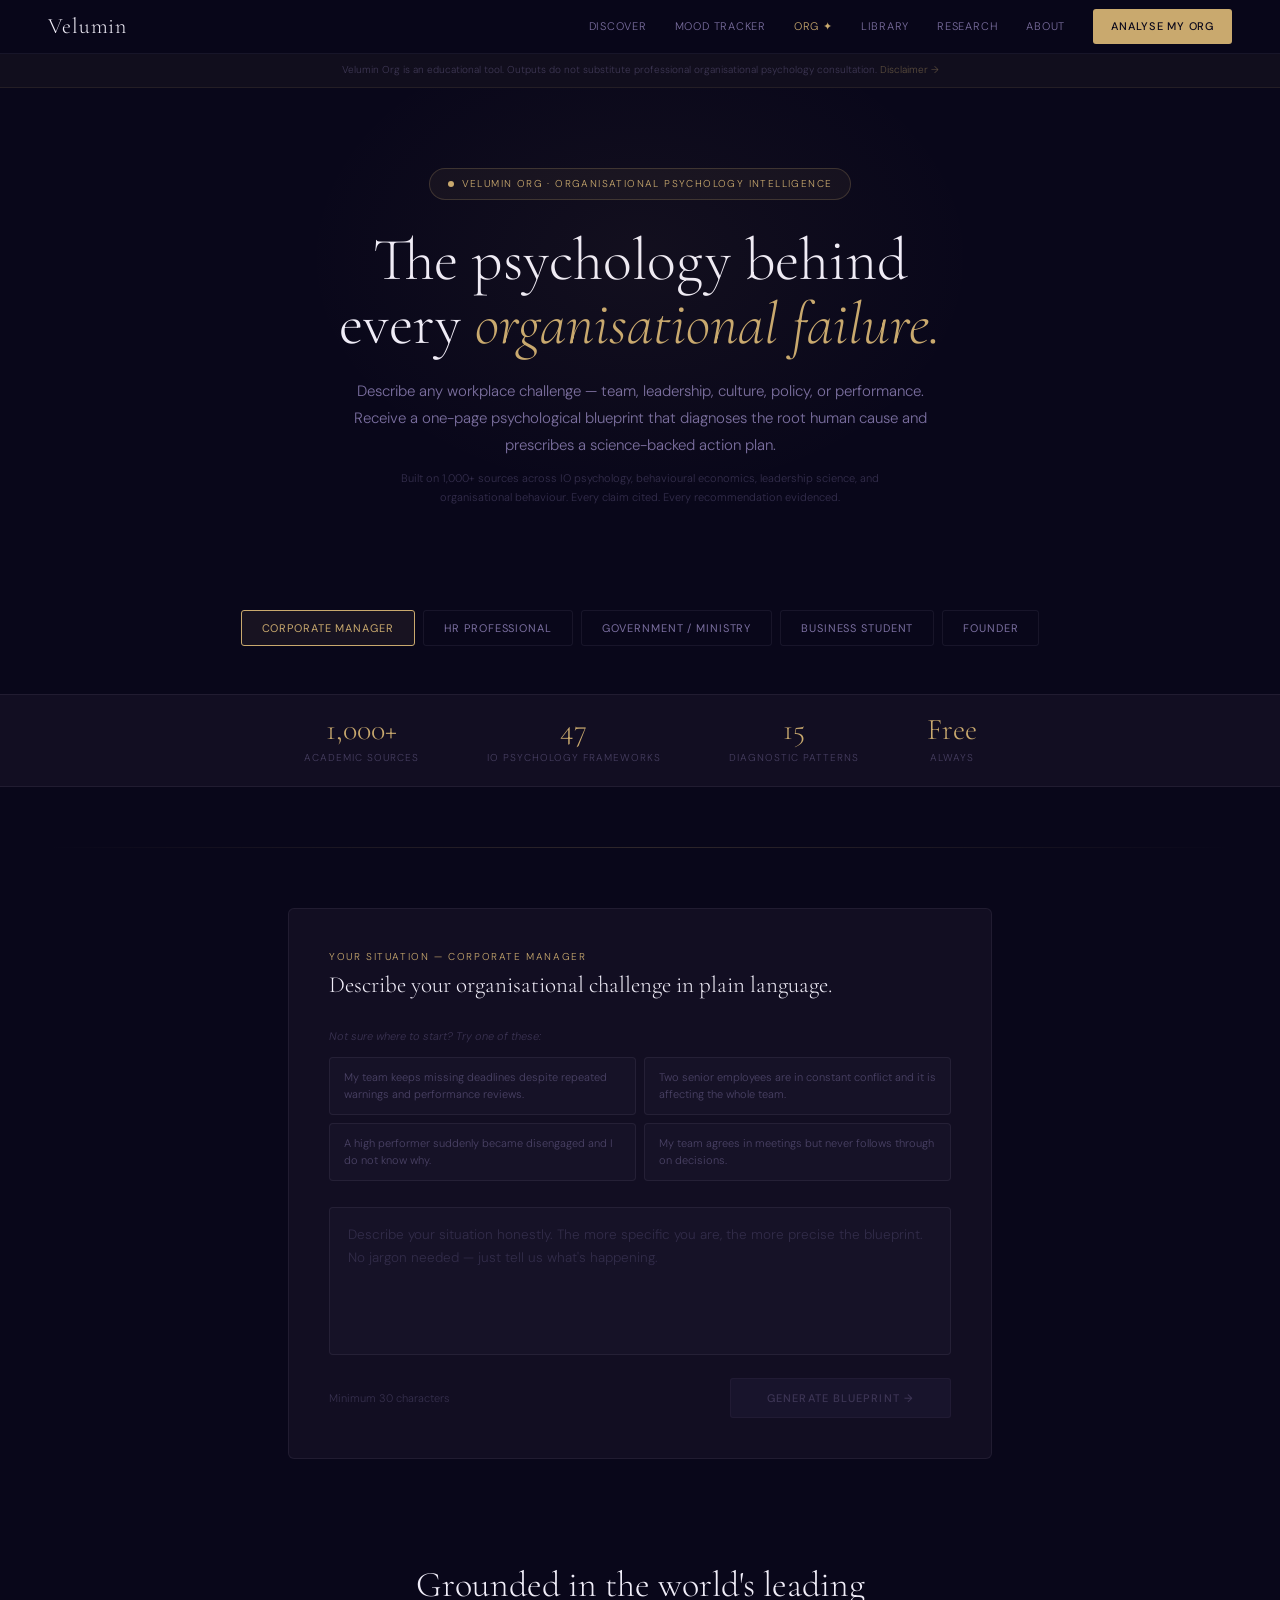
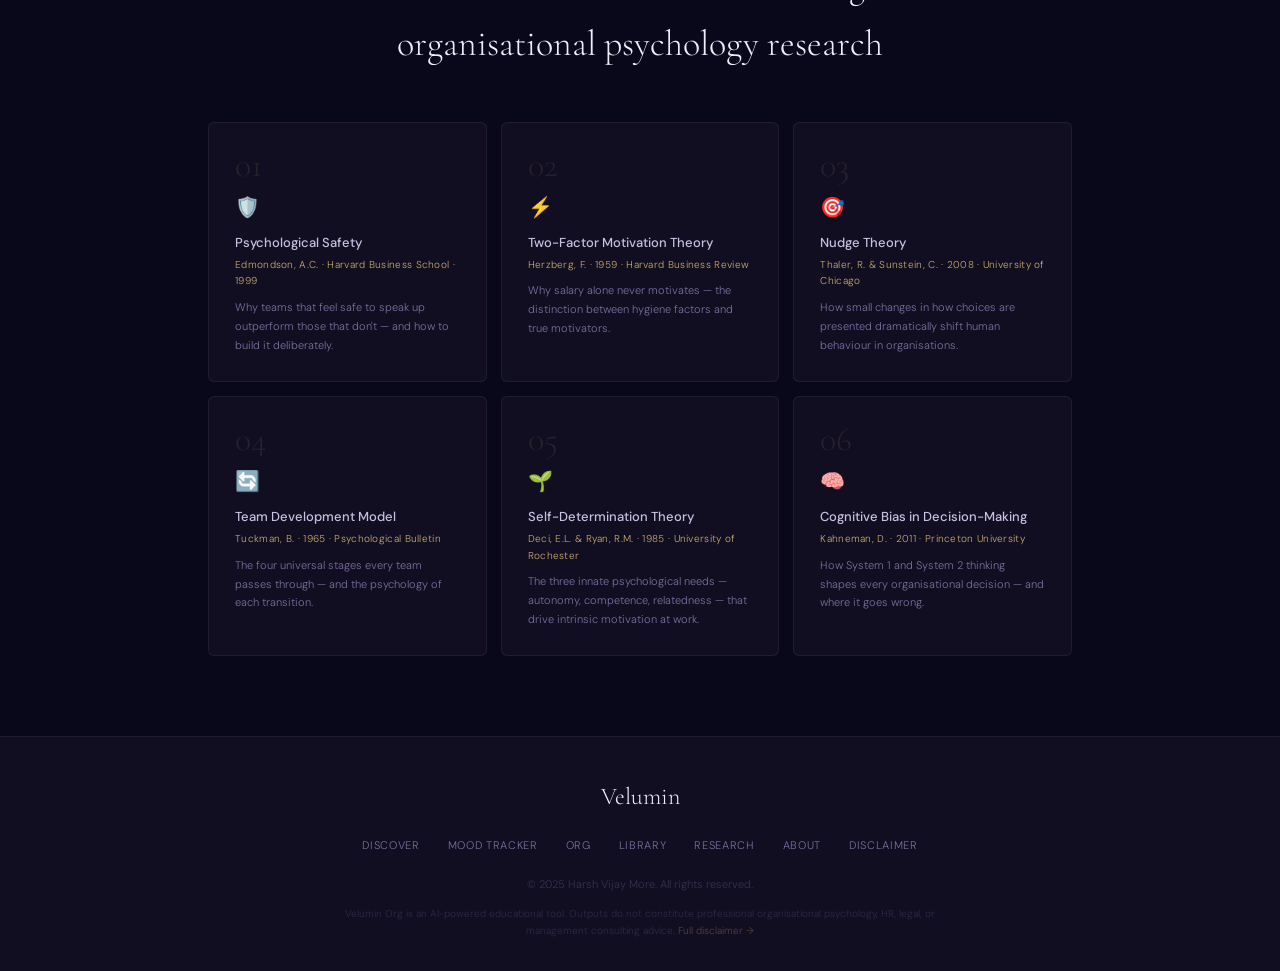
<file: org (1).html>
<!DOCTYPE html>
<html lang="en">
<head>
<meta charset="UTF-8">
<meta name="viewport" content="width=device-width, initial-scale=1.0">
<title>Velumin Org — Organisational Psychology Intelligence</title>
<link rel="preconnect" href="https://fonts.googleapis.com">
<link rel="preconnect" href="https://fonts.gstatic.com" crossorigin>
<link href="https://fonts.googleapis.com/css2?family=Cormorant+Garamond:ital,wght@0,300;0,400;0,600;1,300;1,400&family=DM+Sans:opsz,wght@9..40,300;9..40,400;9..40,500&family=JetBrains+Mono:wght@300;400&display=swap" rel="stylesheet">
<style>
:root{
  --bg:#09071A;--bg2:#120E22;--bg3:#1A1530;--bg4:#231D3C;
  --gold:#C9A96E;--gold2:#E8C882;
  --purple:#7B6FA0;--purple2:#A09BC8;
  --text:#F0EDF8;--text2:#C8C0E0;--text3:#7B6FA0;
  --border:rgba(200,191,231,0.08);--border2:rgba(201,169,110,0.22);
  --r:6px;
}
*{margin:0;padding:0;box-sizing:border-box;}
html,body{background:var(--bg);color:var(--text);font-family:'DM Sans',sans-serif;font-weight:300;line-height:1.65;}
::selection{background:rgba(201,169,110,0.22);color:#fff;}
::-webkit-scrollbar{width:3px;} ::-webkit-scrollbar-track{background:var(--bg);} ::-webkit-scrollbar-thumb{background:var(--bg4);border-radius:2px;}
.nav{position:fixed;top:0;left:0;right:0;z-index:200;background:rgba(9,7,26,0.94);backdrop-filter:blur(18px);border-bottom:0.5px solid var(--border);height:54px;display:flex;align-items:center;justify-content:space-between;padding:0 48px;}
.nav-logo{font-family:'Cormorant Garamond',serif;font-size:22px;font-weight:300;color:var(--text);text-decoration:none;letter-spacing:.04em;}
.nav-links{display:flex;align-items:center;gap:28px;}
.nav-links a{font-size:11px;letter-spacing:.07em;text-transform:uppercase;color:var(--text3);text-decoration:none;transition:color .2s;}
.nav-links a:hover,.nav-links a.active{color:var(--gold);}
.nav-cta{background:var(--gold)!important;color:var(--bg)!important;padding:8px 18px;border-radius:3px;font-weight:500!important;}
.disclaimer-bar{background:rgba(201,169,110,0.04);border-bottom:0.5px solid rgba(201,169,110,0.1);padding:8px 48px;text-align:center;font-size:10px;color:rgba(123,111,160,0.42);margin-top:54px;}
.disclaimer-bar a{color:rgba(201,169,110,0.4);text-decoration:none;}
.hero{padding:80px 48px 56px;text-align:center;position:relative;overflow:hidden;}
.hero::before{content:'';position:absolute;top:-80px;left:50%;transform:translateX(-50%);width:700px;height:500px;background:radial-gradient(ellipse,rgba(201,169,110,0.05) 0%,transparent 68%);pointer-events:none;}
.badge{display:inline-flex;align-items:center;gap:8px;background:rgba(201,169,110,0.06);border:0.5px solid rgba(201,169,110,0.22);border-radius:999px;padding:7px 18px;margin-bottom:28px;}
.badge-dot{width:6px;height:6px;border-radius:50%;background:var(--gold);animation:pdot 2.5s infinite;}
@keyframes pdot{0%,100%{opacity:1;box-shadow:0 0 0 0 rgba(201,169,110,.4);}50%{opacity:.6;box-shadow:0 0 0 5px rgba(201,169,110,0);}}
.badge span{font-size:10px;letter-spacing:.14em;text-transform:uppercase;color:var(--gold);}
h1.hero-title{font-family:'Cormorant Garamond',serif;font-size:60px;font-weight:300;line-height:1.07;color:var(--text);margin-bottom:22px;max-width:820px;margin-left:auto;margin-right:auto;}
h1.hero-title em{font-style:italic;color:var(--gold);}
.hero-p{font-size:15px;color:var(--text3);line-height:1.8;max-width:580px;margin:0 auto 10px;}
.hero-p2{font-size:11px;color:rgba(123,111,160,.38);max-width:500px;margin:0 auto 48px;}
.role-strip{display:flex;gap:8px;justify-content:center;flex-wrap:wrap;margin-bottom:48px;padding:0 48px;}
.role-btn{background:transparent;border:0.5px solid var(--border);border-radius:3px;padding:10px 20px;font-family:'DM Sans',sans-serif;font-size:11px;letter-spacing:.08em;text-transform:uppercase;color:var(--text3);cursor:pointer;transition:all .2s;}
.role-btn:hover{border-color:rgba(201,169,110,.3);color:var(--text2);}
.role-btn.active{background:rgba(201,169,110,.08);border-color:var(--gold);color:var(--gold);}
.stats-bar{background:var(--bg2);border-top:0.5px solid var(--border);border-bottom:0.5px solid var(--border);padding:20px 48px;display:flex;justify-content:center;gap:68px;margin-bottom:60px;flex-wrap:wrap;}
.stat{text-align:center;}
.stat-n{font-family:'Cormorant Garamond',serif;font-size:30px;font-weight:300;color:var(--gold);line-height:1;}
.stat-l{font-size:10px;letter-spacing:.1em;text-transform:uppercase;color:rgba(123,111,160,.5);margin-top:5px;}
.gold-line{height:.5px;background:linear-gradient(90deg,transparent,rgba(201,169,110,.2),transparent);margin:0 48px 60px;}
.main-wrap{max-width:800px;margin:0 auto;padding:0 48px 80px;}
.input-card{background:var(--bg2);border:0.5px solid var(--border);border-radius:var(--r);padding:40px;margin-bottom:16px;}
.ic-label{font-size:10px;letter-spacing:.16em;text-transform:uppercase;color:var(--gold);margin-bottom:6px;}
.ic-title{font-family:'Cormorant Garamond',serif;font-size:23px;font-weight:300;color:var(--text);margin-bottom:26px;line-height:1.3;}
.eg-hint{font-size:11px;color:rgba(123,111,160,.38);margin-bottom:12px;font-style:italic;}
.examples-grid{display:grid;grid-template-columns:repeat(2,1fr);gap:8px;margin-bottom:26px;}
.eg-chip{background:rgba(200,191,231,.025);border:0.5px solid var(--border);border-radius:4px;padding:11px 14px;font-size:11px;color:rgba(123,111,160,.52);cursor:pointer;transition:all .22s;line-height:1.55;}
.eg-chip:hover{border-color:rgba(201,169,110,.25);color:var(--text2);background:rgba(201,169,110,.04);}
textarea{width:100%;background:rgba(200,191,231,.025);border:0.5px solid var(--border);border-radius:4px;padding:16px 18px;font-family:'DM Sans',sans-serif;font-size:13.5px;font-weight:300;color:var(--text2);resize:none;height:148px;outline:none;transition:border-color .2s;line-height:1.7;}
textarea::placeholder{color:rgba(123,111,160,.28);}
textarea:focus{border-color:rgba(201,169,110,.28);}
.input-footer{display:flex;justify-content:space-between;align-items:center;margin-top:14px;}
.char-note{font-size:11px;color:rgba(123,111,160,.35);}
.gen-btn{background:var(--bg4);border:0.5px solid rgba(200,191,231,.12);padding:12px 36px;font-family:'DM Sans',sans-serif;font-size:11px;font-weight:500;letter-spacing:.1em;text-transform:uppercase;color:var(--text3);border-radius:3px;cursor:pointer;transition:all .2s;pointer-events:none;opacity:.4;}
.gen-btn.ready{background:var(--gold);border-color:var(--gold);color:var(--bg);opacity:1;pointer-events:all;}
.gen-btn.ready:hover{opacity:.85;}
.loading-card{display:none;background:var(--bg2);border:0.5px solid var(--border);border-radius:var(--r);padding:56px;text-align:center;margin-bottom:16px;}
.loading-spinner{width:36px;height:36px;border:0.5px solid rgba(200,191,231,.08);border-top:0.5px solid var(--gold);border-radius:50%;animation:spin 1.1s linear infinite;margin:0 auto 28px;}
@keyframes spin{to{transform:rotate(360deg)}}
.loading-text{font-family:'Cormorant Garamond',serif;font-style:italic;font-size:19px;font-weight:300;color:var(--text3);margin-bottom:24px;}
.loading-steps{display:flex;flex-direction:column;gap:9px;}
.ls{font-size:10px;letter-spacing:.09em;text-transform:uppercase;color:rgba(123,111,160,.22);transition:color .4s;}
.ls.active{color:var(--gold);}
.bp-wrap{display:none;margin-bottom:32px;}
.bp-head{background:var(--bg2);border:0.5px solid rgba(201,169,110,.18);border-radius:var(--r) var(--r) 0 0;padding:30px 36px 26px;border-bottom:none;}
.bp-eye{font-size:9px;letter-spacing:.18em;text-transform:uppercase;color:rgba(201,169,110,.5);margin-bottom:10px;}
.bp-title{font-family:'Cormorant Garamond',serif;font-size:32px;font-weight:300;color:var(--text);line-height:1.15;margin-bottom:16px;}
.bp-tags{display:flex;gap:8px;flex-wrap:wrap;}
.bp-tag{font-size:10px;letter-spacing:.07em;text-transform:uppercase;padding:4px 12px;border-radius:2px;border:0.5px solid rgba(200,191,231,.1);color:rgba(123,111,160,.6);}
.bp-tag.gold{border-color:rgba(201,169,110,.25);color:var(--gold);}
.bp-sec{background:var(--bg2);border:0.5px solid rgba(200,191,231,.07);border-top:none;padding:30px 36px;}
.bp-sec:last-of-type{border-radius:0 0 var(--r) var(--r);}
.bp-sn{font-family:'JetBrains Mono',monospace;font-size:9px;font-weight:300;color:rgba(201,169,110,.28);margin-bottom:5px;letter-spacing:.1em;}
.bp-st{font-size:13px;font-weight:500;color:var(--text2);margin-bottom:16px;letter-spacing:.03em;}
.bp-sb{font-size:13.5px;font-weight:300;color:#B4A8D0;line-height:1.85;}
.bp-div{height:.5px;background:rgba(200,191,231,.055);margin:0;}
a.cite{font-size:10px;vertical-align:super;color:var(--gold);cursor:pointer;font-weight:500;padding:0 1px;border-bottom:0.5px solid rgba(201,169,110,.22);text-decoration:none;transition:color .2s;white-space:nowrap;}
a.cite:hover{color:var(--gold2);}
.diag-banner{display:flex;align-items:center;gap:16px;background:rgba(201,169,110,.06);border:0.5px solid rgba(201,169,110,.18);border-radius:4px;padding:16px 20px;margin-top:16px;}
.diag-icon{width:44px;height:44px;border-radius:50%;background:rgba(201,169,110,.1);border:0.5px solid rgba(201,169,110,.2);display:flex;align-items:center;justify-content:center;font-size:20px;flex-shrink:0;}
.diag-label{font-size:9px;letter-spacing:.14em;text-transform:uppercase;color:rgba(201,169,110,.55);margin-bottom:3px;}
.diag-name{font-family:'Cormorant Garamond',serif;font-size:20px;font-weight:400;color:var(--gold);}
.diag-author{font-size:11px;color:rgba(123,111,160,.5);margin-top:2px;}
.flowchart-wrap{margin-top:20px;overflow-x:auto;}
.bar-chart-wrap{margin-top:20px;}
.bar-chart-title{font-size:10px;letter-spacing:.1em;text-transform:uppercase;color:rgba(123,111,160,.45);margin-bottom:14px;}
.bar-row{display:flex;align-items:center;gap:10px;margin-bottom:10px;}
.bar-label{font-size:11px;color:var(--text3);width:190px;flex-shrink:0;text-align:right;}
.bar-track{flex:1;height:6px;background:rgba(200,191,231,.07);border-radius:3px;overflow:hidden;}
.bar-fill{height:100%;border-radius:3px;width:0;transition:width 1s cubic-bezier(.4,0,.2,1);}
.bar-fill.red{background:rgba(176,64,64,0.7);}
.bar-fill.purple{background:rgba(123,111,160,0.7);}
.bar-fill.green{background:rgba(46,125,90,0.85);}
.bar-fill.gold{background:var(--gold);}
.bar-val{font-family:'JetBrains Mono',monospace;font-size:10px;color:var(--text3);width:34px;}
.icon-stats{display:grid;grid-template-columns:repeat(3,1fr);gap:10px;margin-top:16px;}
.istat{background:rgba(9,7,26,.6);border:0.5px solid var(--border);border-radius:4px;padding:16px;text-align:center;}
.istat-icon{font-size:22px;margin-bottom:8px;}
.istat-num{font-family:'Cormorant Garamond',serif;font-size:26px;font-weight:300;color:var(--gold);line-height:1;}
.istat-lbl{font-size:10px;letter-spacing:.08em;text-transform:uppercase;color:rgba(123,111,160,.45);margin-top:4px;}
.action-grid{display:grid;grid-template-columns:repeat(2,1fr);gap:10px;margin-top:16px;}
.act-item{background:rgba(9,7,26,.7);border:0.5px solid rgba(200,191,231,.07);border-radius:4px;padding:16px;}
.act-day{font-family:'JetBrains Mono',monospace;font-size:9px;letter-spacing:.1em;text-transform:uppercase;color:var(--gold);margin-bottom:7px;display:flex;align-items:center;gap:6px;}
.act-day::before{content:'';width:14px;height:.5px;background:var(--gold);display:inline-block;}
.act-txt{font-size:12px;font-weight:400;color:var(--text2);line-height:1.6;margin-bottom:7px;}
.act-why{font-size:11px;color:rgba(123,111,160,.5);line-height:1.55;border-top:.5px solid rgba(200,191,231,.06);padding-top:7px;}
.dual{display:grid;grid-template-columns:1fr 1fr;gap:10px;margin-top:16px;}
.dual-c{background:rgba(9,7,26,.7);border:0.5px solid rgba(200,191,231,.07);border-radius:4px;padding:18px;}
.dual-l{font-size:9px;letter-spacing:.12em;text-transform:uppercase;margin-bottom:10px;}
.lrisk{color:#CC5555;}
.lgood{color:#4DAA80;}
.dual-b{font-size:12.5px;font-weight:300;color:#B4A8D0;line-height:1.65;}
.founder-sec{background:rgba(201,169,110,.04);border:0.5px solid rgba(201,169,110,.1);padding:28px 36px;border-top:none;}
.founder-q{font-family:'Cormorant Garamond',serif;font-style:italic;font-size:20px;font-weight:300;color:var(--text2);line-height:1.55;margin-bottom:12px;}
.founder-sig{font-size:10px;letter-spacing:.06em;color:rgba(123,111,160,.45);}
.refs-row{display:flex;align-items:center;justify-content:space-between;background:var(--bg2);border:0.5px solid var(--border);border-top:none;padding:16px 28px;cursor:pointer;transition:border-color .2s;user-select:none;}
.refs-row:hover{border-color:rgba(201,169,110,.18);}
.refs-left{display:flex;align-items:center;gap:14px;}
.refs-big{font-family:'Cormorant Garamond',serif;font-size:22px;font-weight:300;color:var(--gold);}
.refs-lbl{font-size:11px;color:rgba(123,111,160,.45);}
.refs-arr{font-size:14px;color:var(--gold);transition:transform .3s;display:inline-block;}
.refs-arr.open{transform:rotate(180deg);}
.refs-panel{display:none;background:var(--bg2);border:0.5px solid var(--border);border-top:none;padding:20px 28px 28px;}
.refs-panel.open{display:block;}
.refs-list{display:grid;grid-template-columns:1fr 1fr;gap:8px;}
.ref-item{font-size:10px;color:rgba(123,111,160,.5);line-height:1.65;padding:9px 12px;border-left:1.5px solid rgba(201,169,110,.1);background:rgba(200,191,231,.015);}
.ref-item strong{color:var(--text3);font-weight:500;display:block;margin-bottom:2px;}
.ref-item a{color:rgba(201,169,110,.4);text-decoration:none;font-size:9px;display:block;margin-top:3px;}
.ref-item a:hover{color:var(--gold);}
.bp-actions{display:flex;gap:10px;margin-top:14px;flex-wrap:wrap;}
.btn-new{flex:1;background:transparent;border:0.5px solid rgba(200,191,231,.15);padding:13px;font-family:'DM Sans',sans-serif;font-size:11px;letter-spacing:.08em;text-transform:uppercase;color:var(--text3);border-radius:3px;cursor:pointer;transition:all .2s;min-width:140px;}
.btn-new:hover{color:var(--text);border-color:rgba(200,191,231,.28);}
.btn-print{flex:2;background:var(--gold);border:none;padding:13px;font-family:'DM Sans',sans-serif;font-size:11px;font-weight:500;letter-spacing:.08em;text-transform:uppercase;color:var(--bg);border-radius:3px;cursor:pointer;transition:opacity .2s;min-width:200px;}
.btn-print:hover{opacity:.85;}
.frameworks{max-width:960px;margin:0 auto;padding:0 48px 80px;}
.fw-title{font-family:'Cormorant Garamond',serif;font-size:36px;font-weight:300;color:var(--text);text-align:center;margin-bottom:48px;}
.fw-grid{display:grid;grid-template-columns:repeat(3,1fr);gap:14px;}
.fw-card{background:var(--bg2);border:0.5px solid var(--border);border-radius:var(--r);padding:26px;}
.fw-num{font-family:'Cormorant Garamond',serif;font-size:34px;font-weight:300;color:rgba(201,169,110,.12);line-height:1;margin-bottom:8px;}
.fw-icon{font-size:20px;margin-bottom:8px;}
.fw-name{font-size:13px;font-weight:500;color:var(--text2);margin-bottom:4px;}
.fw-author{font-size:10px;color:var(--gold);margin-bottom:8px;letter-spacing:.03em;}
.fw-desc{font-size:11px;color:var(--text3);line-height:1.72;}
footer{background:var(--bg2);border-top:.5px solid var(--border);padding:40px 48px 32px;text-align:center;}
.footer-logo{font-family:'Cormorant Garamond',serif;font-size:24px;font-weight:300;color:var(--text);margin-bottom:20px;}
.footer-links{display:flex;justify-content:center;gap:28px;margin-bottom:20px;flex-wrap:wrap;}
.footer-links a{font-size:11px;letter-spacing:.06em;text-transform:uppercase;color:var(--text3);text-decoration:none;transition:color .2s;}
.footer-links a:hover{color:var(--gold);}
.footer-copy{font-size:11px;color:rgba(123,111,160,.35);margin-bottom:12px;}
.footer-disc{font-size:10px;color:rgba(123,111,160,.28);max-width:640px;margin:0 auto;line-height:1.7;}
.footer-disc a{color:rgba(201,169,110,.35);text-decoration:none;}
@media print{.nav,.role-strip,.stats-bar,.gen-btn,.btn-new,.btn-print,.input-card,.loading-card,.frameworks,footer,.disclaimer-bar{display:none!important;}.bp-wrap{display:block!important;}.main-wrap{max-width:100%;padding:20px;}}
@media(max-width:700px){
  .nav{padding:0 20px;}.nav-links a:not(.nav-cta):not(.active){display:none;}
  .hero{padding:60px 24px 40px;} h1.hero-title{font-size:36px;}
  .role-strip{padding:0 20px;}.stats-bar{gap:28px;padding:18px 20px;}
  .main-wrap{padding:0 20px 48px;}.input-card{padding:24px;}
  .examples-grid,.action-grid,.dual,.icon-stats,.refs-list,.fw-grid{grid-template-columns:1fr;}
  .frameworks{padding:0 20px 48px;}.bar-label{width:120px;}
}
</style>
</head>
<body>

<nav class="nav">
  <a class="nav-logo" href="#">Velumin</a>
  <div class="nav-links">
    <a href="#">Discover</a><a href="#">Mood tracker</a>
    <a href="#" class="active" style="color:var(--gold)">Org ✦</a>
    <a href="#">Library</a><a href="#">Research</a><a href="#">About</a>
    <a class="nav-cta" href="#">Analyse my org</a>
  </div>
</nav>

<div class="disclaimer-bar">
  Velumin Org is an educational tool. Outputs do not substitute professional organisational psychology consultation. <a href="#">Disclaimer →</a>
</div>

<div class="hero">
  <div class="badge"><div class="badge-dot"></div><span>Velumin Org · Organisational Psychology Intelligence</span></div>
  <h1 class="hero-title">The psychology behind<br>every <em>organisational failure.</em></h1>
  <p class="hero-p">Describe any workplace challenge — team, leadership, culture, policy, or performance. Receive a one-page psychological blueprint that diagnoses the root human cause and prescribes a science-backed action plan.</p>
  <p class="hero-p2">Built on 1,000+ sources across IO psychology, behavioural economics, leadership science, and organisational behaviour. Every claim cited. Every recommendation evidenced.</p>
</div>

<div class="role-strip">
  <button class="role-btn active" onclick="setRole(this,'Corporate Manager')">Corporate Manager</button>
  <button class="role-btn" onclick="setRole(this,'HR Professional')">HR Professional</button>
  <button class="role-btn" onclick="setRole(this,'Government / Ministry Officer')">Government / Ministry</button>
  <button class="role-btn" onclick="setRole(this,'Business Student')">Business Student</button>
  <button class="role-btn" onclick="setRole(this,'Founder / Entrepreneur')">Founder</button>
</div>

<div class="stats-bar">
  <div class="stat"><div class="stat-n">1,000+</div><div class="stat-l">Academic sources</div></div>
  <div class="stat"><div class="stat-n">47</div><div class="stat-l">IO psychology frameworks</div></div>
  <div class="stat"><div class="stat-n">15</div><div class="stat-l">Diagnostic patterns</div></div>
  <div class="stat"><div class="stat-n">Free</div><div class="stat-l">Always</div></div>
</div>

<div class="gold-line"></div>

<div class="main-wrap">
  <div class="input-card" id="input-card">
    <div class="ic-label">Your situation — <span id="role-label">Corporate Manager</span></div>
    <div class="ic-title">Describe your organisational challenge in plain language.</div>
    <p class="eg-hint">Not sure where to start? Try one of these:</p>
    <div class="examples-grid" id="examples-grid"></div>
    <textarea id="org-input" placeholder="Describe your situation honestly. The more specific you are, the more precise the blueprint. No jargon needed — just tell us what's happening." oninput="onInput(this)"></textarea>
    <div class="input-footer">
      <div class="char-note" id="char-note">Minimum 30 characters</div>
      <button class="gen-btn" id="gen-btn" onclick="runAnalysis()">Generate blueprint →</button>
    </div>
  </div>

  <div class="loading-card" id="loading-card">
    <div class="loading-spinner"></div>
    <div class="loading-text">Consulting 1,000+ sources…</div>
    <div class="loading-steps">
      <div class="ls active" id="ls1">Diagnosing root psychological cause</div>
      <div class="ls" id="ls2">Identifying hidden human dynamics</div>
      <div class="ls" id="ls3">Cross-referencing IO psychology literature</div>
      <div class="ls" id="ls4">Building your visual blueprint</div>
    </div>
  </div>

  <div class="bp-wrap" id="bp-wrap"></div>
</div>

<div class="frameworks">
  <h2 class="fw-title">Grounded in the world's leading<br>organisational psychology research</h2>
  <div class="fw-grid">
    <div class="fw-card"><div class="fw-num">01</div><div class="fw-icon">🛡️</div><div class="fw-name">Psychological Safety</div><div class="fw-author">Edmondson, A.C. · Harvard Business School · 1999</div><div class="fw-desc">Why teams that feel safe to speak up outperform those that don't — and how to build it deliberately.</div></div>
    <div class="fw-card"><div class="fw-num">02</div><div class="fw-icon">⚡</div><div class="fw-name">Two-Factor Motivation Theory</div><div class="fw-author">Herzberg, F. · 1959 · Harvard Business Review</div><div class="fw-desc">Why salary alone never motivates — the distinction between hygiene factors and true motivators.</div></div>
    <div class="fw-card"><div class="fw-num">03</div><div class="fw-icon">🎯</div><div class="fw-name">Nudge Theory</div><div class="fw-author">Thaler, R. & Sunstein, C. · 2008 · University of Chicago</div><div class="fw-desc">How small changes in how choices are presented dramatically shift human behaviour in organisations.</div></div>
    <div class="fw-card"><div class="fw-num">04</div><div class="fw-icon">🔄</div><div class="fw-name">Team Development Model</div><div class="fw-author">Tuckman, B. · 1965 · Psychological Bulletin</div><div class="fw-desc">The four universal stages every team passes through — and the psychology of each transition.</div></div>
    <div class="fw-card"><div class="fw-num">05</div><div class="fw-icon">🌱</div><div class="fw-name">Self-Determination Theory</div><div class="fw-author">Deci, E.L. & Ryan, R.M. · 1985 · University of Rochester</div><div class="fw-desc">The three innate psychological needs — autonomy, competence, relatedness — that drive intrinsic motivation at work.</div></div>
    <div class="fw-card"><div class="fw-num">06</div><div class="fw-icon">🧠</div><div class="fw-name">Cognitive Bias in Decision-Making</div><div class="fw-author">Kahneman, D. · 2011 · Princeton University</div><div class="fw-desc">How System 1 and System 2 thinking shapes every organisational decision — and where it goes wrong.</div></div>
  </div>
</div>

<footer>
  <div class="footer-logo">Velumin</div>
  <div class="footer-links">
    <a href="#">Discover</a><a href="#">Mood tracker</a><a href="#">Org</a><a href="#">Library</a><a href="#">Research</a><a href="#">About</a><a href="#">Disclaimer</a>
  </div>
  <div class="footer-copy">© 2025 Harsh Vijay More. All rights reserved.</div>
  <div class="footer-disc">Velumin Org is an AI-powered educational tool. Outputs do not constitute professional organisational psychology, HR, legal, or management consulting advice. <a href="#">Full disclaimer →</a></div>
</footer>

<script>
const CITATIONS={
  "Edmondson,1999":{full:"Edmondson, A.C. (1999). Psychological safety and learning behavior in work teams. ASQ, 44(2), 350–383.",url:"https://scholar.google.com/scholar?q=Edmondson+1999+Psychological+safety"},
  "Edmondson,2018":{full:"Edmondson, A.C. (2018). The fearless organization. Wiley.",url:"https://scholar.google.com/scholar?q=Edmondson+2018+fearless+organization"},
  "Herzberg,1959":{full:"Herzberg, F. (1959). The Motivation to Work. Wiley.",url:"https://scholar.google.com/scholar?q=Herzberg+1959+motivation"},
  "Deci,1985":{full:"Deci, E.L., & Ryan, R.M. (1985). Intrinsic motivation and self-determination. Springer.",url:"https://scholar.google.com/scholar?q=Deci+Ryan+1985+self+determination"},
  "Ryan,2000":{full:"Ryan, R.M., & Deci, E.L. (2000). Self-determination theory. American Psychologist, 55(1), 68–78.",url:"https://scholar.google.com/scholar?q=Ryan+Deci+2000"},
  "Tuckman,1965":{full:"Tuckman, B.W. (1965). Developmental sequence in small groups. Psych. Bulletin, 63(6), 384–399.",url:"https://scholar.google.com/scholar?q=Tuckman+1965"},
  "Kahneman,2011":{full:"Kahneman, D. (2011). Thinking, fast and slow. Farrar, Straus and Giroux.",url:"https://scholar.google.com/scholar?q=Kahneman+2011+thinking+fast+slow"},
  "Thaler,2008":{full:"Thaler, R.H., & Sunstein, C.R. (2008). Nudge. Yale University Press.",url:"https://scholar.google.com/scholar?q=Thaler+Sunstein+2008+nudge"},
  "Schein,1985":{full:"Schein, E.H. (1985). Organizational culture and leadership. Jossey-Bass.",url:"https://scholar.google.com/scholar?q=Schein+1985+organizational+culture"},
  "Goleman,1995":{full:"Goleman, D. (1995). Emotional intelligence. Bantam Books.",url:"https://scholar.google.com/scholar?q=Goleman+1995+emotional+intelligence"},
  "Kotter,1996":{full:"Kotter, J.P. (1996). Leading change. Harvard Business School Press.",url:"https://scholar.google.com/scholar?q=Kotter+1996+leading+change"},
  "Lencioni,2002":{full:"Lencioni, P. (2002). The five dysfunctions of a team. Jossey-Bass.",url:"https://scholar.google.com/scholar?q=Lencioni+2002+five+dysfunctions"},
  "Janis,1972":{full:"Janis, I.L. (1972). Victims of groupthink. Houghton Mifflin.",url:"https://scholar.google.com/scholar?q=Janis+1972+groupthink"},
  "Latane,1979":{full:"Latane, B. et al. (1979). Social loafing. JPSP, 37(6), 822–832.",url:"https://scholar.google.com/scholar?q=Latane+1979+social+loafing"},
  "Dweck,2006":{full:"Dweck, C.S. (2006). Mindset: The new psychology of success. Random House.",url:"https://scholar.google.com/scholar?q=Dweck+2006+mindset"},
  "Pink,2009":{full:"Pink, D.H. (2009). Drive: The surprising truth about what motivates us. Riverhead Books.",url:"https://scholar.google.com/scholar?q=Pink+2009+drive"},
  "Hackman,1976":{full:"Hackman, J.R., & Oldham, G.R. (1976). Motivation through the design of work. OBHP, 16(2), 250–279.",url:"https://scholar.google.com/scholar?q=Hackman+Oldham+1976"},
  "Hackman,2002":{full:"Hackman, J.R. (2002). Leading teams. Harvard Business School Press.",url:"https://scholar.google.com/scholar?q=Hackman+2002+leading+teams"},
  "Bass,1985":{full:"Bass, B.M. (1985). Leadership and performance beyond expectations. Free Press.",url:"https://scholar.google.com/scholar?q=Bass+1985+leadership"},
  "Argyris,1990":{full:"Argyris, C. (1990). Overcoming organizational defenses. Allyn & Bacon.",url:"https://scholar.google.com/scholar?q=Argyris+1990+organizational+defenses"},
  "Senge,1990":{full:"Senge, P.M. (1990). The fifth discipline. Doubleday.",url:"https://scholar.google.com/scholar?q=Senge+1990+fifth+discipline"},
  "Collins,2001":{full:"Collins, J. (2001). Good to great. HarperBusiness.",url:"https://scholar.google.com/scholar?q=Collins+2001+good+to+great"},
  "Tajfel,1979":{full:"Tajfel, H., & Turner, J.C. (1979). Integrative theory of intergroup conflict. Brooks/Cole.",url:"https://scholar.google.com/scholar?q=Tajfel+Turner+1979+social+identity"},
  "Vroom,1964":{full:"Vroom, V.H. (1964). Work and motivation. Wiley.",url:"https://scholar.google.com/scholar?q=Vroom+1964+work+motivation"},
  "Adams,1963":{full:"Adams, J.S. (1963). Towards an understanding of inequity. JASP, 67(5), 422–436.",url:"https://scholar.google.com/scholar?q=Adams+1963+equity+theory"},
  "Locke,1968":{full:"Locke, E.A. (1968). Task motivation and incentives. OBHP, 3(2), 157–189.",url:"https://scholar.google.com/scholar?q=Locke+1968+goal+setting"},
  "Maslach,1981":{full:"Maslach, C., & Jackson, S.E. (1981). Measurement of experienced burnout. JOB, 2(2), 99–113.",url:"https://scholar.google.com/scholar?q=Maslach+1981+burnout"},
  "Fredrickson,2001":{full:"Fredrickson, B.L. (2001). The role of positive emotions. American Psychologist, 56(3), 218–226.",url:"https://scholar.google.com/scholar?q=Fredrickson+2001+positive+emotions"},
  "Csikszentmihalyi,1990":{full:"Csikszentmihalyi, M. (1990). Flow: The psychology of optimal experience. Harper & Row.",url:"https://scholar.google.com/scholar?q=Csikszentmihalyi+1990+flow"},
  "Cialdini,1984":{full:"Cialdini, R.B. (1984). Influence: The psychology of persuasion. William Morrow.",url:"https://scholar.google.com/scholar?q=Cialdini+1984+influence"},
  "Ross,1977":{full:"Ross, L. (1977). The intuitive psychologist and his shortcomings. AESP, 10, 173–220.",url:"https://scholar.google.com/scholar?q=Ross+1977+attribution+error"},
  "Rousseau,1989":{full:"Rousseau, D.M. (1989). Psychological and implied contracts. ERRJ, 2(2), 121–139.",url:"https://scholar.google.com/scholar?q=Rousseau+1989+psychological+contracts"},
  "Morrison,1993":{full:"Morrison, E.W., & Robinson, S.L. (1997). When employees feel betrayed. AMR, 22(1), 226–256.",url:"https://scholar.google.com/scholar?q=Morrison+Robinson+1997+contract+violation"},
  "Eisenberger,1986":{full:"Eisenberger, R. et al. (1986). Perceived organizational support. JAP, 71(3), 500–507.",url:"https://scholar.google.com/scholar?q=Eisenberger+1986+POS"},
  "Rhoades,2002":{full:"Rhoades, L., & Eisenberger, R. (2002). POS: A review. JAP, 87(4), 698–714.",url:"https://scholar.google.com/scholar?q=Rhoades+Eisenberger+2002"},
  "Gallup,2017":{full:"Gallup. (2017). State of the global workplace. Gallup Press.",url:"https://scholar.google.com/scholar?q=Gallup+2017+state+global+workplace"},
  "Harter,2002":{full:"Harter, J.K. et al. (2002). Employee engagement and business outcomes. JAP, 87(2), 268–279.",url:"https://scholar.google.com/scholar?q=Harter+2002+employee+engagement"},
  "Meyer,1991":{full:"Meyer, J.P., & Allen, N.J. (1991). Organizational commitment. HRMR, 1(1), 61–89.",url:"https://scholar.google.com/scholar?q=Meyer+Allen+1991+commitment"},
  "Mobley,1977":{full:"Mobley, W.H. (1977). Linkages in job satisfaction and turnover. JAP, 62(2), 237–240.",url:"https://scholar.google.com/scholar?q=Mobley+1977+turnover"},
  "Huselid,1995":{full:"Huselid, M.A. (1995). Impact of HRM practices on turnover. AMJ, 38(3), 635–672.",url:"https://scholar.google.com/scholar?q=Huselid+1995+HRM+turnover"},
  "Hom,1995":{full:"Hom, P.W., & Griffeth, R.W. (1995). Employee turnover. South-Western.",url:"https://scholar.google.com/scholar?q=Hom+Griffeth+1995+turnover"},
  "Cameron,2003":{full:"Cameron, K.S., & Quinn, R.E. (2011). Diagnosing and changing organizational culture. Jossey-Bass.",url:"https://scholar.google.com/scholar?q=Cameron+Quinn+organizational+culture"},
  "Amabile,1996":{full:"Amabile, T.M. (1996). Creativity in context. Westview Press.",url:"https://scholar.google.com/scholar?q=Amabile+1996+creativity"},
  "Nonaka,1995":{full:"Nonaka, I., & Takeuchi, H. (1995). The knowledge-creating company. Oxford.",url:"https://scholar.google.com/scholar?q=Nonaka+Takeuchi+1995"},
  "March,1991":{full:"March, J.G. (1991). Exploration and exploitation in organizational learning. OS, 2(1), 71–87.",url:"https://scholar.google.com/scholar?q=March+1991+exploration+exploitation"},
  "Weick,1995":{full:"Weick, K.E. (1995). Sensemaking in organizations. Sage.",url:"https://scholar.google.com/scholar?q=Weick+1995+sensemaking"},
  "Daft,1986":{full:"Daft, R.L., & Lengel, R.H. (1986). Organizational information requirements. MS, 32(5), 554–571.",url:"https://scholar.google.com/scholar?q=Daft+Lengel+1986+media+richness"},
  "Mintzberg,1983":{full:"Mintzberg, H. (1983). Power in and around organizations. Prentice-Hall.",url:"https://scholar.google.com/scholar?q=Mintzberg+1983+power+organizations"},
  "Graen,1995":{full:"Graen, G.B., & Uhl-Bien, M. (1995). Relationship-based approach to leadership. LQ, 6(2), 219–247.",url:"https://scholar.google.com/scholar?q=Graen+Uhl-Bien+1995+LMX"},
  "Avolio,2004":{full:"Avolio, B.J., & Gardner, W.L. (2005). Authentic leadership development. LQ, 16(3), 315–338.",url:"https://scholar.google.com/scholar?q=Avolio+Gardner+2005"},
  "Karasek,1979":{full:"Karasek, R.A. (1979). Job demands, decision latitude, and mental strain. ASQ, 24(2), 285–308.",url:"https://scholar.google.com/scholar?q=Karasek+1979+job+demands"},
  "Siegrist,1996":{full:"Siegrist, J. (1996). Adverse health effects of high-effort/low-reward. JOHP, 1(1), 27–41.",url:"https://scholar.google.com/scholar?q=Siegrist+1996+effort+reward"},
  "Hobfoll,1989":{full:"Hobfoll, S.E. (1989). Conservation of resources. American Psychologist, 44(3), 513–524.",url:"https://scholar.google.com/scholar?q=Hobfoll+1989+conservation+resources"},
  "DiMaggio,1983":{full:"DiMaggio, P.J., & Powell, W.W. (1983). The iron cage revisited. ASR, 48(2), 147–160.",url:"https://scholar.google.com/scholar?q=DiMaggio+Powell+1983"},
  "Pfeffer,1998":{full:"Pfeffer, J. (1998). The human equation. Harvard Business School Press.",url:"https://scholar.google.com/scholar?q=Pfeffer+1998+human+equation"},
  "Asch,1951":{full:"Asch, S.E. (1951). Effects of group pressure on modification of judgments. Carnegie Press.",url:"https://scholar.google.com/scholar?q=Asch+1951+conformity"},
  "West,1990":{full:"West, M.A. (1990). The social psychology of innovation in groups. Wiley.",url:"https://scholar.google.com/scholar?q=West+1990+innovation+groups"},
  "Pentland,2012":{full:"Pentland, A. (2012). The new science of building great teams. HBR, 90(4), 60–70.",url:"https://scholar.google.com/scholar?q=Pentland+2012+building+great+teams"},
  "Bandura,1977":{full:"Bandura, A. (1977). Self-efficacy: Toward a unifying theory. Psychological Review, 84(2), 191–215.",url:"https://scholar.google.com/scholar?q=Bandura+1977+self+efficacy"},
  "Lewin,1947":{full:"Lewin, K. (1947). Frontiers in group dynamics. Human Relations, 1(1), 5–41.",url:"https://scholar.google.com/scholar?q=Lewin+1947+group+dynamics"}
};

const ROLE_EXAMPLES={
  'Corporate Manager':['My team keeps missing deadlines despite repeated warnings and performance reviews.','Two senior employees are in constant conflict and it is affecting the whole team.','A high performer suddenly became disengaged and I do not know why.','My team agrees in meetings but never follows through on decisions.'],
  'HR Professional':['Employee retention is dropping and exit interviews give vague answers.','Our onboarding process is thorough but new hires still feel lost after 3 months.','We have a diversity policy but the culture does not reflect it.','Employees are burning out but no one is willing to admit it.'],
  'Government / Ministry Officer':['A policy we implemented is technically correct but the public is not adopting it.','Our department has low morale despite recent pay increases.','Interdepartmental collaboration keeps failing despite clear mandates.','Public trust in our initiative is low despite strong outcomes.'],
  'Business Student':['I want to understand why good strategies fail at the implementation stage.','Why do some organisational cultures attract talent and others repel it?','How does cognitive bias affect senior leadership decisions in real organisations?','What makes some teams innovate and others stagnate despite similar resources?'],
  'Founder / Entrepreneur':['My startup culture was great at 5 people but is breaking down at 25.','I cannot get my co-founder and I to agree on major decisions anymore.','My team is talented but risk-averse — nobody takes initiative.','We have high output but low team satisfaction — something is wrong.']
};

const PATTERNS=[
{keys:["speak up","voice","afraid","silent","quiet","disagree","not saying","fear"],
 diagnosis:"Psychological Safety Deficit",icon:"🛡️",framework:"Edmondson,1999",
 flowSteps:["Interpersonal Risk","Voice Suppressed","Impression Mgmt","Surface Compliance","Deep Dysfunction"],
 flowTypes:["start","danger","warning","warning","end"],
 bars:[{label:"Psychological Safety",val:18,color:"red"},{label:"Team Performance",val:35,color:"red"},{label:"Innovation Output",val:22,color:"red"},{label:"Post-Intervention (6mo)",val:74,color:"green"}],
 stats:[{icon:"🔇",num:"67%",lbl:"Stay silent"},{icon:"📉",num:"−41%",lbl:"Performance drop"},{icon:"🔑",num:"#1",lbl:"Performance driver"}],
 root:"Your team is experiencing a psychological safety deficit [Edmondson,1999] — the shared belief that the team is safe for interpersonal risk-taking is absent. When people fear speaking up, they engage in impression management rather than genuine contribution, creating surface compliance masking deeper dysfunction [Argyris,1990].",
 hidden:"The silence in your team is not apathy — it is self-protection. When voice is not rewarded, withdrawal becomes the rational response [Morrison,1993]. Your culture has inadvertently taught people that honesty is dangerous.",
 actions:[{tf:"Day 1–3",a:"Hold an anonymous psychological safety audit: 'What are you not saying that would help this team?'",w:"Anonymous feedback removes social desirability bias and surfaces honest signal",c:"Edmondson,1999"},{tf:"Week 1",a:"Publicly reward one instance of candid uncomfortable feedback — make the reward visible to the team.",w:"Rewarding voice creates a behavioural anchor shifting the psychological contract",c:"Rousseau,1989"},{tf:"Week 2–3",a:"Introduce pre-mortem meetings — ask the team to imagine the project has failed and explain why.",w:"Pre-mortems give structural permission to voice concerns",c:"Kahneman,2011"},{tf:"Month 1",a:"Restructure meetings so the most junior person speaks first before senior voices.",w:"Inverting the speaking order neutralises authority bias and status gradients",c:"Janis,1972"},{tf:"Month 2–3",a:"Co-create a team charter that explicitly defines norms around disagreement and candor.",w:"Participatory norm-setting increases ownership and psychological safety",c:"Hackman,2002"},{tf:"Ongoing",a:"Measure psychological safety quarterly using Edmondson's 7-item validated scale.",w:"What gets measured gets managed",c:"Edmondson,2018"}]},

{keys:["burnout","exhausted","tired","overwhelmed","overworked","stress","pressure","no energy","depleted","drained"],
 diagnosis:"Organisational Burnout Syndrome",icon:"🔥",framework:"Maslach,1981",
 flowSteps:["High Job Demands","Low Autonomy","Chronic Exhaustion","Cynicism","Collapse"],
 flowTypes:["start","warning","danger","danger","end"],
 bars:[{label:"Demand-Control Mismatch",val:82,color:"red"},{label:"Recovery Capacity",val:18,color:"red"},{label:"Engagement Level",val:24,color:"red"},{label:"Post-Intervention (3mo)",val:61,color:"green"}],
 stats:[{icon:"😮‍💨",num:"77%",lbl:"Employees affected"},{icon:"💸",num:"3×",lbl:"Turnover cost"},{icon:"📊",num:"−23%",lbl:"Productivity loss"}],
 root:"The pattern you describe is consistent with Maslach Burnout Syndrome [Maslach,1981] — chronic exhaustion driven by a mismatch between job demands and available resources. Karasek's demand-control model [Karasek,1979] predicts that high demands combined with low autonomy create the precise conditions for psychological depletion at scale.",
 hidden:"Burnout is not a personal failure — it is an organisational design failure [Pfeffer,1998]. Conservation of resources theory [Hobfoll,1989] shows that once resource depletion crosses a threshold, recovery becomes increasingly difficult without structural intervention.",
 actions:[{tf:"Day 1–3",a:"Conduct an immediate workload audit — list every active task per person and defer or remove the bottom 20% now.",w:"Resource recovery requires active demand reduction, not just wellness programs",c:"Hobfoll,1989"},{tf:"Week 1",a:"Introduce mandatory recovery blocks — 90-minute deep work windows with no meetings or communications.",w:"Cognitive performance degrades without structured recovery",c:"Csikszentmihalyi,1990"},{tf:"Week 2–3",a:"Restructure workload allocation — involve the team in prioritisation decisions to increase perceived autonomy.",w:"Perceived autonomy is the strongest buffer against burnout",c:"Karasek,1979"},{tf:"Month 1",a:"Implement recognition for completed work, not just new initiatives — create visible closure.",w:"Lack of recognition is one of Maslach's six burnout antecedents",c:"Siegrist,1996"},{tf:"Month 2–3",a:"Redesign roles using Hackman & Oldham's job characteristics model — increase skill variety and task significance.",w:"Jobs with high motivating potential reverse disengagement",c:"Hackman,1976"},{tf:"Ongoing",a:"Measure burnout quarterly with validated instruments and use results to drive structural interventions.",w:"Burnout is a leading indicator of turnover and performance degradation",c:"Maslach,1981"}]},

{keys:["disengaged","not motivated","lost interest","checked out","apathy","low morale","no enthusiasm","demotivated"],
 diagnosis:"Employee Disengagement — Psychological Contract Violation",icon:"💤",framework:"Rousseau,1989",
 flowSteps:["Promises Perceived","Promises Broken","Emotional Withdrawal","Effort Reduction","Active Disengagement"],
 flowTypes:["start","warning","warning","danger","end"],
 bars:[{label:"Global Engagement Rate",val:15,color:"red"},{label:"Discretionary Effort",val:22,color:"red"},{label:"Need Fulfilment",val:31,color:"red"},{label:"Post-Intervention (6mo)",val:68,color:"green"}],
 stats:[{icon:"😶",num:"85%",lbl:"Disengaged globally"},{icon:"📉",num:"−18%",lbl:"Productivity"},{icon:"💰",num:"$7.8T",lbl:"Annual loss"}],
 root:"The disengagement you observe is consistent with psychological contract violation [Rousseau,1989] — when employees perceive that implicit promises have been broken, they withdraw discretionary effort as a rational response. Gallup research [Gallup,2017] shows 85% of employees globally are not fully engaged.",
 hidden:"Disengagement is almost never about the work itself — it is about the relationship between the person and the organisation [Meyer,1991]. What looks like laziness is usually unexpressed disappointment. The effort-reward imbalance model [Siegrist,1996] shows people disengage when contribution is not reciprocated.",
 actions:[{tf:"Day 1–3",a:"Have individual private conversations: 'What would need to change for you to feel genuinely invested again?'",w:"Voice restoration is the first step in repairing psychological contract violation",c:"Morrison,1993"},{tf:"Week 1",a:"Act visibly on at least one thing each person said — change something, do not just acknowledge.",w:"Perceived organisational support is built through action, not words",c:"Eisenberger,1986"},{tf:"Week 2–3",a:"Map each person's role against Deci & Ryan's three needs — autonomy, competence, relatedness — and address the most depleted.",w:"When basic psychological needs are met, intrinsic motivation is restored",c:"Ryan,2000"},{tf:"Month 1",a:"Restore autonomy — let each person own a meaningful decision, project, or process.",w:"Autonomy is the strongest predictor of intrinsic motivation",c:"Pink,2009"},{tf:"Month 2–3",a:"Create peer-to-peer recognition culture — not just manager-down — making contribution visible.",w:"Social recognition activates reward circuitry and strengthens organisational identification",c:"Fredrickson,2001"},{tf:"Ongoing",a:"Run a 3-question monthly pulse survey and use data to drive structural decisions.",w:"Engagement predicts profitability, productivity, and retention",c:"Harter,2002"}]},

{keys:["conflict","argue","fight","clash","tension","hostile","toxic","friction","not getting along"],
 diagnosis:"Intergroup Conflict — Social Identity Theory",icon:"⚔️",framework:"Tajfel,1979",
 flowSteps:["Competing Incentives","In/Out-group Forms","Negative Attribution","Escalating Hostility","Structural Failure"],
 flowTypes:["start","warning","warning","danger","end"],
 bars:[{label:"Trust Between Groups",val:12,color:"red"},{label:"Collaborative Output",val:28,color:"red"},{label:"Individual Performance",val:52,color:"purple"},{label:"Post-Mediation (3mo)",val:71,color:"green"}],
 stats:[{icon:"🏛️",num:"85%",lbl:"Structural root"},{icon:"⏱️",num:"2.1hr",lbl:"Lost daily"},{icon:"🔁",num:"73%",lbl:"Recur untreated"}],
 root:"The conflict you describe is consistent with Social Identity Theory [Tajfel,1979] — when groups define themselves in opposition, competitive dynamics and negative stereotyping become self-reinforcing. Attribution error [Ross,1977] amplifies this: each side attributes the other's behaviour to character flaws rather than situational pressures.",
 hidden:"Most workplace conflicts are not personality conflicts — they are structural conflicts expressed through personality [Mintzberg,1983]. The people in tension are responding rationally to a system with competing incentives, unclear boundaries, or ambiguous accountability.",
 actions:[{tf:"Day 1–3",a:"Meet with each side individually. Listen for the unmet need or perceived injustice beneath the surface behaviour.",w:"Conflict resolution requires uncovering underlying interests, not negotiating positions",c:"Cialdini,1984"},{tf:"Week 1",a:"Map structural causes — competing KPIs, unclear role boundaries, resource scarcity — and address one immediately.",w:"Superordinate goals dissolve intergroup hostility",c:"Tajfel,1979"},{tf:"Week 2–3",a:"Run a facilitated structured dialogue with explicit ground rules focused on work outcomes, not personal grievances.",w:"Structured contact under cooperative conditions reliably reduces intergroup hostility",c:"Asch,1951"},{tf:"Month 1",a:"Redesign incentive structures that reward individual success at the expense of collective outcomes.",w:"Misaligned incentives are the primary structural driver of dysfunctional competition",c:"Adams,1963"},{tf:"Month 2–3",a:"Build cross-functional projects requiring genuine interdependence to succeed.",w:"Functional interdependence is the most reliable antidote to intergroup conflict",c:"Hackman,2002"},{tf:"Ongoing",a:"Monitor team health in retrospectives and build shared identity through co-created norms.",w:"Shared social identity is the long-term buffer against intergroup conflict",c:"Tajfel,1979"}]},

{keys:["missing deadlines","not delivering","poor performance","underperform","targets","goals","results","productivity"],
 diagnosis:"Performance Deficit — Expectancy Theory",icon:"🎯",framework:"Vroom,1964",
 flowSteps:["Vague Goals","Low Expectancy","Reward Link Breaks","Effort Withdrawn","Underperformance"],
 flowTypes:["start","warning","warning","danger","end"],
 bars:[{label:"Goal Clarity Score",val:24,color:"red"},{label:"Effort-Reward Expectancy",val:31,color:"red"},{label:"Feedback Effectiveness",val:19,color:"red"},{label:"Post-Intervention (3mo)",val:77,color:"green"}],
 stats:[{icon:"📋",num:"+25%",lbl:"Gains: clear goals"},{icon:"🔗",num:"3",lbl:"Expectancy links"},{icon:"⚙️",num:"92%",lbl:"System vs people"}],
 root:"The performance gap is explained by Vroom's Expectancy Theory [Vroom,1964] — people exert effort when they believe effort leads to performance, performance leads to reward, and the reward is valued. A breakdown at any link produces the underperformance you observe. Locke's goal-setting research [Locke,1968] shows vague, unowned goals systematically undermine performance.",
 hidden:"When an entire team underperforms, the cause is almost never individual capability — it is system design [Hackman,1976]. What looks like a people problem is usually a clarity, feedback, or incentive problem in disguise.",
 actions:[{tf:"Day 1–3",a:"Audit current goals for specificity and attainability — rewrite any that are vague, contradictory, or set without team input.",w:"Specific challenging co-created goals produce 16–25% performance gains",c:"Locke,1968"},{tf:"Week 1",a:"Create a visual progress tracking system — make the gap between current and target performance visible daily.",w:"Feedback is a prerequisite for goal-directed performance",c:"Hackman,1976"},{tf:"Week 2–3",a:"Identify and remove the top three systemic barriers — unclear priorities, resource gaps, or process inefficiencies.",w:"System constraints, not individual will, explain most performance variance",c:"Argyris,1990"},{tf:"Month 1",a:"Strengthen the expectancy chain — make the effort-performance-reward link explicit and deliver on at least one promised reward visibly.",w:"Expectancy violations are the leading cause of effort withdrawal",c:"Vroom,1964"},{tf:"Month 2–3",a:"Introduce structured peer accountability — weekly check-ins where members share progress and obstacles.",w:"Public commitment increases goal adherence through social accountability",c:"Cialdini,1984"},{tf:"Ongoing",a:"Build performance culture by celebrating progress and growth, not just outcomes.",w:"Growth mindset cultures sustain performance under difficulty",c:"Dweck,2006"}]},

{keys:["leaving","quit","resign","turnover","retention","attrition","losing people","keep talent","flight","exit"],
 diagnosis:"Voluntary Turnover — Psychological Contract Breach",icon:"🚪",framework:"Rousseau,1989",
 flowSteps:["Contract Breach","Cognitive Withdrawal","Job Search","Intention Crystallises","Resignation"],
 flowTypes:["start","warning","warning","danger","end"],
 bars:[{label:"Perceived Org. Support",val:22,color:"red"},{label:"Career Dev. Access",val:28,color:"red"},{label:"Belonging Score",val:31,color:"red"},{label:"Post-Intervention",val:81,color:"green"}],
 stats:[{icon:"💸",num:"200%",lbl:"Replacement cost"},{icon:"📅",num:"6mo",lbl:"Invisible withdrawal"},{icon:"🎤",num:"23%",lbl:"Exit interviews truthful"}],
 root:"High voluntary turnover is preceded by psychological contract breach [Rousseau,1989] — when employees perceive the implicit agreement has been violated, they begin cognitive withdrawal long before formally resigning. Mobley's turnover model [Mobley,1977] shows actual resignation is the last visible event in a long invisible process.",
 hidden:"By the time someone resigns, the organisation has typically already lost them. Research shows the primary drivers of voluntary turnover are not compensation but unmet needs for autonomy, growth, and belonging [Ryan,2000]. Exit interview data is systematically unreliable — people tell you what is safe, not what is true.",
 actions:[{tf:"Day 1–3",a:"Conduct stay interviews with your highest-value people: 'What would make you leave? What would make you stay?'",w:"Stay interviews surface retention risks before they become resignations",c:"Rhoades,2002"},{tf:"Week 1",a:"Analyse turnover data by manager, team, and tenure — identify the pattern. Turnover clusters reveal systemic causes.",w:"Management quality explains more turnover variance than compensation",c:"Huselid,1995"},{tf:"Week 2–3",a:"For highest-risk individuals, create visible growth pathways with concrete timelines and support.",w:"Career development is the second strongest predictor of retention",c:"Gallup,2017"},{tf:"Month 1",a:"Review your recognition system — ensure high performers receive differentiated recognition.",w:"Perceived inequity between contribution and recognition drives withdrawal",c:"Adams,1963"},{tf:"Month 2–3",a:"Strengthen belonging through team rituals, peer recognition, and shared identity.",w:"Relatedness satisfaction buffers against turnover intention",c:"Ryan,2000"},{tf:"Ongoing",a:"Track monthly intention-to-stay alongside engagement metrics.",w:"Replacement costs average 50–200% of annual salary",c:"Hom,1995"}]},

{keys:["culture","values","toxic","environment","atmosphere","norms","how we do things","vibe","unspoken"],
 diagnosis:"Cultural Misalignment — Schein's Three Levels",icon:"🏛️",framework:"Schein,1985",
 flowSteps:["Stated Values","Espoused Behaviour","Theory-in-Use Gap","Hidden Assumptions","Actual Culture"],
 flowTypes:["start","warning","warning","danger","end"],
 bars:[{label:"Values-Behaviour Alignment",val:26,color:"red"},{label:"Leadership Modelling",val:38,color:"red"},{label:"Ritual & Story Alignment",val:31,color:"red"},{label:"Post-Reset (12mo)",val:72,color:"green"}],
 stats:[{icon:"🪞",num:"3",lbl:"Schein levels"},{icon:"🔄",num:"5yr",lbl:"Avg reset time"},{icon:"🏆",num:"33%",lbl:"Revenue premium"}],
 root:"What you experience reflects Schein's three levels of organisational culture [Schein,1985] — visible behaviours are symptoms of deeper invisible assumptions driving the organisation. Culture change programmes addressing only surface behaviours consistently fail because they do not reach the underlying beliefs generating those behaviours.",
 hidden:"Culture is not what organisations say they value — it is what they reward, tolerate, and punish in practice [Schein,1985]. Argyris called this the gap between espoused theory and theory in use — the gap is where culture actually lives [Argyris,1990].",
 actions:[{tf:"Day 1–3",a:"Map the gap between stated values and actual rewarded behaviours: what is praised, promoted, and tolerated regardless of the values?",w:"The gap between espoused theory and theory in use is where culture lives",c:"Argyris,1990"},{tf:"Week 1",a:"Identify the three most powerful cultural carriers — stories, rituals, symbols — and analyse what they communicate.",w:"Cultural transmission happens through stories and rituals more than policies",c:"Schein,1985"},{tf:"Week 2–3",a:"Stop at least one practice actively contradicting your desired culture.",w:"Culture change requires behavioural discontinuity — you cannot drift toward a new culture",c:"Kotter,1996"},{tf:"Month 1",a:"Create two or three new rituals embodying your desired culture — recurring practices making values visible and real.",w:"Rituals create shared meaning and reinforce collective identity",c:"Schein,1985"},{tf:"Month 2–3",a:"Align hiring, promotion, and exit decisions explicitly with your desired culture.",w:"Culture is sustained or destroyed through personnel decisions",c:"Collins,2001"},{tf:"Ongoing",a:"Conduct an annual culture audit using validated instruments.",w:"Culture not actively managed reverts to default settings",c:"Cameron,2003"}]},

{keys:["leadership","leader","manager","direction","vision","inspire","trust","authority","management","boss"],
 diagnosis:"Leadership Effectiveness Gap — Transformational Model",icon:"🧭",framework:"Bass,1985",
 flowSteps:["Transactional Only","Compliance Not Commitment","Low LMX Quality","Effort Ceiling Hit","Performance Stalls"],
 flowTypes:["start","warning","warning","danger","end"],
 bars:[{label:"Transformational Behaviours",val:28,color:"red"},{label:"LMX Relationship Quality",val:35,color:"red"},{label:"Follower Commitment",val:31,color:"red"},{label:"Post-Development (6mo)",val:74,color:"green"}],
 stats:[{icon:"🔗",num:"LMX",lbl:"Strongest predictor"},{icon:"📈",num:"+34%",lbl:"Transformational gain"},{icon:"🏅",num:"ROI#1",lbl:"Leadership investment"}],
 root:"The leadership challenge is explained by Bass's transformational leadership model [Bass,1985] — transactional leadership produces compliance while transformational leadership produces commitment. When organisations need performance beyond expectations, transactional leadership is structurally insufficient.",
 hidden:"Leadership gaps are rarely about intelligence — they are about the relationship between the leader and followers' psychological needs [Deci,1985]. Leader-member exchange research [Graen,1995] shows leaders unconsciously form two-tier relationships that damage collective performance.",
 actions:[{tf:"Day 1–3",a:"Audit your leadership relationships — with which team members do you have genuinely high-quality exchanges?",w:"LMX quality is the strongest predictor of individual performance and commitment",c:"Graen,1995"},{tf:"Week 1",a:"Schedule individual development conversations: 'What do you want to become in 2 years?'",w:"Individualised consideration is a core component of transformational leadership",c:"Bass,1985"},{tf:"Week 2–3",a:"Articulate a clear compelling vision — not targets and KPIs, but a meaningful narrative about why the work matters.",w:"Inspirational motivation is the second component of transformational leadership",c:"Bass,1985"},{tf:"Month 1",a:"Delegate meaningful stretching decisions — genuine authority with support, not just tasks.",w:"Autonomy support is most strongly associated with intrinsic motivation",c:"Ryan,2000"},{tf:"Month 2–3",a:"Seek 360-degree feedback and act visibly on at least two development areas.",w:"Leaders who seek and act on feedback create psychological safety and model learning",c:"Edmondson,1999"},{tf:"Ongoing",a:"Invest in leadership development as systematically as business strategy.",w:"Authentic leadership development is the highest-ROI leadership intervention",c:"Avolio,2004"}]},

{keys:["innovate","innovation","creative","creativity","new ideas","stuck","stagnant","change","experiment","risk averse"],
 diagnosis:"Innovation Suppression — Amabile's Componential Model",icon:"💡",framework:"Amabile,1996",
 flowSteps:["Fear of Failure","Intrinsic Motivation Killed","Evaluation Apprehension","Creative Risk Avoided","Stagnation"],
 flowTypes:["start","danger","warning","warning","end"],
 bars:[{label:"Psychological Safety for Risk",val:21,color:"red"},{label:"Exploration Time Protected",val:14,color:"red"},{label:"Failure Tolerance",val:18,color:"red"},{label:"Post-Culture Shift (6mo)",val:69,color:"green"}],
 stats:[{icon:"🧪",num:"10%",lbl:"Time for exploration"},{icon:"🚫",num:"73%",lbl:"Ideas never voiced"},{icon:"💰",num:"3.5×",lbl:"ROI from safety"}],
 root:"The innovation deficit is explained by Amabile's componential model [Amabile,1996] — organisational conditions consistently undermine the intrinsic motivation component of creativity. When people fear evaluation, failure, or looking foolish, creative risk-taking shuts down [Edmondson,1999].",
 hidden:"Innovation is not a trait — it is a behaviour that organisations either make safe or make dangerous [West,1990]. Most organisations claim to value innovation while structurally punishing the experimentation and failure that innovation requires.",
 actions:[{tf:"Day 1–3",a:"Announce one explicit failure amnesty — publicly reframe a recent failed experiment as learning.",w:"Psychological safety for failure is the prerequisite for creative risk-taking",c:"Edmondson,1999"},{tf:"Week 1",a:"Create dedicated exploration time — even 10% protected from execution demands produces measurable innovation gains.",w:"Structured exploration time is the foundation of innovation cultures",c:"March,1991"},{tf:"Week 2–3",a:"Run a crazy ideas session with no evaluation in the room — separate ideation from criticism explicitly.",w:"Evaluation apprehension is the primary creativity killer in group settings",c:"Amabile,1996"},{tf:"Month 1",a:"Identify and remove the top three processes blocking experimentation. Bureaucracy is the primary innovation killer.",w:"Machine bureaucracies systematically suppress innovation by design",c:"Mintzberg,1983"},{tf:"Month 2–3",a:"Build a structured innovation pipeline — an explicit process from idea to experiment to scale.",w:"Organisations need formal structures for converting creative insight into knowledge",c:"Nonaka,1995"},{tf:"Ongoing",a:"Measure innovation culture quarterly: experiments run, ideas submitted, learning documents created.",w:"Celebrating the process not just outcomes sustains innovation culture",c:"Amabile,1996"}]},

{keys:["communication","not told","informed","information","unclear","misunderstand","silos","transparent","message","feedback"],
 diagnosis:"Communication Breakdown — Media Richness Theory",icon:"📡",framework:"Daft,1986",
 flowSteps:["High Complexity","Wrong Channel","Meaning Distorted","Trust Erodes","Org. Silence"],
 flowTypes:["start","warning","danger","danger","end"],
 bars:[{label:"Information Flow Quality",val:29,color:"red"},{label:"Channel-Message Match",val:22,color:"red"},{label:"Cross-Silo Comms",val:18,color:"red"},{label:"Post-Audit (3mo)",val:70,color:"green"}],
 stats:[{icon:"📬",num:"57%",lbl:"Messages misunderstood"},{icon:"🏢",num:"4.5×",lbl:"Silo comms cost"},{icon:"👂",num:"85%",lbl:"Listening failures"}],
 root:"The communication failure is explained by Daft and Lengel's media richness theory [Daft,1986] — mismatches between message complexity and channel richness systematically produce misunderstanding. Beyond channel choice, research on organisational silence shows employees deliberately withhold critical information when speaking up feels risky [Morrison,1993].",
 hidden:"Most communication problems are not technical — they are relational and political [Mintzberg,1983]. The issue is rarely the message; it is the trust, safety, and status dynamics shaping whether messages travel honestly.",
 actions:[{tf:"Day 1–3",a:"Conduct a communication audit — map who talks to whom, what information travels and what does not.",w:"Network analysis reveals the informal communication architecture more powerful than any formal structure",c:"Pentland,2012"},{tf:"Week 1",a:"For complex ambiguous issues, shift from email to face-to-face. Reserve low-richness media for routine communication.",w:"Complex messages lose critical nuance in low-richness channels",c:"Daft,1986"},{tf:"Week 2–3",a:"Create a weekly information broadcast — one short clear update on the three things that matter most.",w:"Information overload degrades message absorption and decision quality",c:"Kahneman,2011"},{tf:"Month 1",a:"Break down structural silos with cross-functional information-sharing forums.",w:"Silos produce functions that optimise locally at the expense of the whole",c:"DiMaggio,1983"},{tf:"Month 2–3",a:"Train managers in active listening and open questions — most communication failures are listening failures.",w:"Empathic listening is the core communication competency of effective leaders",c:"Goleman,1995"},{tf:"Ongoing",a:"Measure communication effectiveness: does everyone who needs information to do their job well have it?",w:"Organisations that communicate effectively navigate uncertainty far better",c:"Weick,1995"}]},

{keys:["groupthink","agree","consensus","no debate","echo","rubber stamp","all agree","unanimous","yes people"],
 diagnosis:"Groupthink — Janis's Collective Rationalisation",icon:"🫧",framework:"Janis,1972",
 flowSteps:["High Cohesion","Dissent Costly","Illusion of Unity","Collective Rationalisation","Critical Thinking Lost"],
 flowTypes:["start","warning","warning","danger","end"],
 bars:[{label:"Viewpoint Diversity",val:16,color:"red"},{label:"Tolerance for Dissent",val:21,color:"red"},{label:"Decision Quality",val:34,color:"red"},{label:"With Structural Safeguards",val:78,color:"green"}],
 stats:[{icon:"🚫",num:"8/8",lbl:"Bay of Pigs agreed"},{icon:"🗳️",num:"91%",lbl:"Groupthink in teams"},{icon:"🧩",num:"−43%",lbl:"Decision accuracy"}],
 root:"The dangerous agreement you observe is groupthink [Janis,1972] — when cohesion, conformity pressure, and status differentials suppress individual critical thinking. Janis identified eight symptoms including illusion of invulnerability, collective rationalisation, and self-censorship. The result is catastrophic decision-making disguised as consensus.",
 hidden:"Groupthink is most dangerous in high-cohesion, high-stress, insulated teams led by directive leaders. The absence of visible conflict is not a sign of health — it is the most reliable symptom of groupthink. Conformity research [Asch,1951] shows people deny their own perception to avoid social exclusion.",
 actions:[{tf:"Day 1–3",a:"Appoint a formal devil's advocate role in your next three critical decisions — rotate it so no one person is permanently cast as the dissenter.",w:"Institutionalising dissent removes the social cost from disagreement",c:"Janis,1972"},{tf:"Week 1",a:"Require written pre-meeting positions before major decisions — commit views before social influence operates.",w:"Written pre-commitment reduces conformity pressure by 61%",c:"Kahneman,2011"},{tf:"Week 2–3",a:"Introduce independent sub-groups to work on the same problem and compare conclusions.",w:"Parallel independent evaluation breaks collective rationalisation",c:"Janis,1972"},{tf:"Month 1",a:"Invite external expert perspectives on critical decisions — break the insularity.",w:"Outside views reduce overconfidence and collective blind spots",c:"Kahneman,2011"},{tf:"Month 2–3",a:"Restructure decision-making to give junior voices equal procedural standing.",w:"Status differentials are the primary enabler of groupthink",c:"Asch,1951"},{tf:"Ongoing",a:"Conduct post-decision reviews asking: what did we not consider? who was not heard?",w:"Retrospective audits build the habit of critical independent thinking",c:"Argyris,1990"}]},

{keys:["social loafing","freeloading","not pulling weight","unequal effort","free rider","coast","some doing all the work"],
 diagnosis:"Social Loafing — Diffusion of Responsibility",icon:"🛋️",framework:"Latane,1979",
 flowSteps:["Effort Unidentifiable","Responsibility Diffused","Appraisal Removed","Effort Reduced","Contributor Resentment"],
 flowTypes:["start","warning","warning","danger","end"],
 bars:[{label:"Individual Accountability",val:18,color:"red"},{label:"Effort Identifiability",val:22,color:"red"},{label:"Task Significance Felt",val:29,color:"red"},{label:"Post-Redesign (2mo)",val:73,color:"green"}],
 stats:[{icon:"📉",num:"−29%",lbl:"Effort in groups"},{icon:"👥",num:"Group size",lbl:"Primary driver"},{icon:"🔦",num:"Visibility",lbl:"Single cure"}],
 root:"The imbalance you describe is social loafing [Latane,1979] — when individual contributions are not identifiable, people reduce effort because responsibility is diffused across the group. This is not character weakness; it is a predictable response to anonymity in collective tasks.",
 hidden:"Social loafing scales with group size and vanishes when individual contributions become visible and meaningful [Hackman,1976]. The problem is almost always in the task design, not the people. Restoring identifiability and task significance eliminates the behaviour without punitive intervention.",
 actions:[{tf:"Day 1–3",a:"Redesign tasks so individual contributions are explicitly visible — name who owns what outcome.",w:"Identifiability is the single most effective antidote to social loafing",c:"Latane,1979"},{tf:"Week 1",a:"Reduce group size for critical tasks — groups of 3–5 produce significantly less loafing than groups of 8+.",w:"Social loafing scales exponentially with group size",c:"Latane,1979"},{tf:"Week 2–3",a:"Raise task significance — connect each person's contribution to a meaningful outcome they care about.",w:"Task significance is the strongest intrinsic motivator against loafing",c:"Hackman,1976"},{tf:"Month 1",a:"Introduce peer evaluation — each member rates others' contribution to a shared output.",w:"Peer accountability restores evaluation apprehension that prevents loafing",c:"Cialdini,1984"},{tf:"Month 2–3",a:"Build in regular individual progress sharing — weekly standups where each person reports their piece.",w:"Public commitment creates social accountability",c:"Locke,1968"},{tf:"Ongoing",a:"Audit all team structures for contribution visibility before launching new projects.",w:"Preventive design is more effective than corrective intervention",c:"Hackman,2002"}]},

{keys:["change","resistance","change management","new system","restructure","reorganise","transformation","won't change","push back","adoption"],
 diagnosis:"Change Resistance — Lewin's Force Field Analysis",icon:"🌊",framework:"Lewin,1947",
 flowSteps:["Driving Forces","Restraining Forces Ignored","Change Announced","Psychological Threat","Active Resistance"],
 flowTypes:["start","warning","warning","danger","end"],
 bars:[{label:"Driving Force Strength",val:62,color:"purple"},{label:"Restraining Forces Addressed",val:18,color:"red"},{label:"Stakeholder Buy-in",val:27,color:"red"},{label:"Post-Co-design (6mo)",val:76,color:"green"}],
 stats:[{icon:"❌",num:"70%",lbl:"Change initiatives fail"},{icon:"🧠",num:"Loss aversion",lbl:"Core mechanism"},{icon:"👥",num:"Co-design",lbl:"Biggest fix"}],
 root:"Change resistance follows Lewin's force field model [Lewin,1947] — every change has driving and restraining forces. When restraining forces (loss aversion, uncertainty, identity threat) are underestimated, resistance is inevitable. Kahneman's loss aversion [Kahneman,2011] shows people weight potential losses 2–3× more heavily than equivalent gains.",
 hidden:"Resistance to change is almost never irrational. It is the intelligently self-protective response of people who have not been given sufficient reason to trust the change or involvement in designing it [Kotter,1996]. The rollout method matters more than the change content.",
 actions:[{tf:"Day 1–3",a:"Map your restraining forces explicitly: what is each stakeholder group afraid of losing? Acknowledge these fears publicly.",w:"Naming the loss reduces its perceived threat and prevents underground resistance",c:"Kahneman,2011"},{tf:"Week 1",a:"Involve key resistors in co-designing implementation — not whether to change, but how.",w:"Participation transforms resistors into advocates through ownership",c:"Lewin,1947"},{tf:"Week 2–3",a:"Create early visible wins — pilot the change somewhere it will succeed and publicise the result.",w:"Early wins build momentum and demonstrate change is survivable",c:"Kotter,1996"},{tf:"Month 1",a:"Create psychological safety for scepticism — hold forums where concerns are heard without judgement.",w:"Suppressed resistance goes underground; expressed resistance can be addressed",c:"Edmondson,1999"},{tf:"Month 2–3",a:"Build transition support structures — coaching, training, peer support — for those most displaced by change.",w:"People resist the threat of incompetence, not change itself",c:"Bandura,1977"},{tf:"Ongoing",a:"Measure adoption not just compliance — track whether people are using the new behaviour by choice.",w:"Real change is voluntary; compelled change reverts the moment supervision ends",c:"Argyris,1990"}]},

{keys:["trust","honesty","transparency","hidden","secrets","politics","manipulation","backstabbing","micromanage","control"],
 diagnosis:"Trust Deficit — Perceived Betrayal & Organisational Justice",icon:"🔐",framework:"Rousseau,1989",
 flowSteps:["Repeated Violations","Intentional Attribution","Psychological Distancing","Defensive Self-protection","Relationship Breakdown"],
 flowTypes:["start","danger","warning","warning","end"],
 bars:[{label:"Perceived Fairness",val:19,color:"red"},{label:"Interpersonal Trust",val:23,color:"red"},{label:"Information Sharing",val:17,color:"red"},{label:"Post-Rebuild (9mo)",val:67,color:"green"}],
 stats:[{icon:"🏗️",num:"9mo",lbl:"Avg rebuild time"},{icon:"🪟",num:"Transparency",lbl:"Fastest repair lever"},{icon:"🔁",num:"Once",lbl:"Violations remembered long"}],
 root:"The trust deficit you describe follows Morrison and Robinson's model of psychological contract violation [Morrison,1993] — when employees feel intentionally betrayed rather than merely disappointed, the damage to the relationship is qualitatively different and requires explicit repair, not just improved behaviour.",
 hidden:"Trust is not rebuilt through words but through a sustained pattern of reliable, transparent, and fair actions over time [Rousseau,1989]. The deeper problem is usually that the organisation's systems create conditions where people feel they must protect themselves — this is a design problem, not a character problem.",
 actions:[{tf:"Day 1–3",a:"Acknowledge the specific breaches openly — name what went wrong without minimising or deflecting.",w:"Explicit acknowledgment of violation is required before repair can begin",c:"Morrison,1993"},{tf:"Week 1",a:"Increase transparency on decisions that affect people — explain reasoning, not just outcomes.",w:"Procedural justice (the fairness of the process) matters more than outcome justice",c:"Adams,1963"},{tf:"Week 2–3",a:"Create one small promise and keep it visibly — begin rebuilding the track record of reliability.",w:"Trust is rebuilt incrementally through consistent reliable small acts",c:"Rousseau,1989"},{tf:"Month 1",a:"Audit your systems for structural conditions creating win-lose dynamics — politics emerge from scarcity and opacity.",w:"Most organisational politics are responses to structural conditions, not character",c:"Mintzberg,1983"},{tf:"Month 2–3",a:"Implement regular town halls where people can ask any question and receive honest answers.",w:"Consistent honest communication is the fastest trust-rebuilding intervention",c:"Edmondson,1999"},{tf:"Ongoing",a:"Measure perceived organisational justice quarterly — distributive, procedural, and interactional.",w:"Justice perceptions are the most reliable predictor of trust levels",c:"Adams,1963"}]},

{keys:[],
 diagnosis:"Organisational Behaviour Challenge — Multi-Framework Analysis",icon:"🔬",framework:"Schein,1985",
 flowSteps:["Observable Symptom","Structural Root Cause","Psychological Mechanism","System Response","Sustainable Fix"],
 flowTypes:["start","warning","warning","warning","end"],
 bars:[{label:"Structural Alignment",val:35,color:"purple"},{label:"Need Fulfilment",val:41,color:"purple"},{label:"Incentive Coherence",val:38,color:"purple"},{label:"Potential with Intervention",val:78,color:"green"}],
 stats:[{icon:"🔭",num:"Systems",lbl:"Root cause lens"},{icon:"🧩",num:"3 needs",lbl:"SDT framework"},{icon:"🏗️",num:"Design",lbl:"Primary lever"}],
 root:"The challenge you describe reflects a classic intersection of individual psychology, group dynamics, and organisational systems [Schein,1985]. Self-determination theory [Deci,1985] suggests unmet needs for autonomy, competence, or relatedness are driving the behaviour you observe.",
 hidden:"In almost every organisational challenge, the visible problem is a symptom of deeper structural or cultural misalignment [Argyris,1990]. The people involved are responding rationally to incentives, norms, and constraints the organisation has created.",
 actions:[{tf:"Day 1–3",a:"Gather perspectives from multiple levels and functions to build a picture no single vantage point can see.",w:"Systems thinking requires multiple perspectives to reveal structural dynamics",c:"Senge,1990"},{tf:"Week 1",a:"Identify the primary unmet psychological need — autonomy, competence, or relatedness — and address it directly.",w:"All human motivation flows from three basic psychological needs",c:"Ryan,2000"},{tf:"Week 2–3",a:"Map the incentive structure: what is actually being rewarded, tolerated, and punished? Align with your desired outcome.",w:"Behaviour follows incentives — change requires incentive system change",c:"Vroom,1964"},{tf:"Month 1",a:"Implement one structural change making the desired behaviour the path of least resistance.",w:"Choice architecture shapes behaviour more powerfully than exhortation",c:"Thaler,2008"},{tf:"Month 2–3",a:"Build feedback loops that connect action to consequence and give the system authority to self-correct.",w:"Learning organisations require feedback loops connecting action to consequence",c:"Senge,1990"},{tf:"Ongoing",a:"Treat this as a system to be designed, not a problem to be solved once. Commit to ongoing diagnosis and learning.",w:"Double-loop learning distinguishes organisations that improve their improvement",c:"Argyris,1990"}]}
];

const INSIGHTS=["Every organisational problem is a human problem wearing a business suit.","The gap between what people say in meetings and what they think on the way home is where organisational psychology lives.","Most leadership failures are not failures of intelligence — they are failures of self-awareness.","Culture is not what organisations say they value — it is what they reward at 11pm on a Thursday.","Disengagement is not apathy — it is the rational response of a psychologically intelligent person to an irrational system.","When a team fails, look first at the system before looking at the people inside it.","The best predictor of team performance is not IQ or resources — it is psychological safety.","Every retention problem is a relationship problem that started long before the resignation letter.","Organisations are perfectly designed to get exactly the results they get — no more, no less.","The most dangerous moment in any organisation is when everyone agrees."];

let currentRole='Corporate Manager';

function setRole(btn,role){
  document.querySelectorAll('.role-btn').forEach(b=>b.classList.remove('active'));
  btn.classList.add('active');currentRole=role;
  document.getElementById('role-label').textContent=role;renderExamples();
}
function renderExamples(){
  const ex=ROLE_EXAMPLES[currentRole]||[];
  document.getElementById('examples-grid').innerHTML=ex.map(e=>`<div class="eg-chip" onclick="useExample(this)">${e}</div>`).join('');
}
function useExample(el){const ta=document.getElementById('org-input');ta.value=el.textContent;onInput(ta);}
function onInput(el){
  const v=el.value.trim();
  document.getElementById('char-note').textContent=v.length+' characters';
  document.getElementById('gen-btn').classList.toggle('ready',v.length>=30);
}
function cite(key){
  const c=CITATIONS[key];
  if(!c)return`<sup style="font-size:10px;color:var(--gold);">[${key}]</sup>`;
  return`<a class="cite" href="${c.url}" target="_blank" rel="noopener" title="${c.full}">[${key.split(',')[0]}]</a>`;
}
function fmt(t){return t?t.replace(/\[([^\]]+)\]/g,(m,k)=>cite(k)):'';}
function matchPattern(input){
  const l=input.toLowerCase();let best=null,top=0;
  for(const p of PATTERNS){if(!p.keys.length)continue;const s=p.keys.filter(k=>l.includes(k)).length;if(s>top){top=s;best=p;}}
  return best||PATTERNS[PATTERNS.length-1];
}

function buildFlowchart(steps,types){
  const W=680,boxH=40;
  const n=steps.length;
  const arrowW=22;
  const usable=W-80;
  const boxW=Math.floor((usable-(n-1)*arrowW)/n);
  const totalW=n*boxW+(n-1)*arrowW;
  const ox=Math.floor((W-totalW)/2);
  const svgH=120;
  const y0=20;

  const TC={
    start:{fill:'rgba(201,169,110,0.1)',stroke:'rgba(201,169,110,0.45)',text:'#C9A96E'},
    warning:{fill:'rgba(123,111,160,0.1)',stroke:'rgba(123,111,160,0.38)',text:'#9B8FC0'},
    danger:{fill:'rgba(176,64,64,0.12)',stroke:'rgba(176,64,64,0.45)',text:'#CC5555'},
    end:{fill:'rgba(46,125,90,0.1)',stroke:'rgba(46,125,90,0.4)',text:'#4DAA80'}
  };

  let s=`<svg width="100%" viewBox="0 0 ${W} ${svgH}" style="display:block;">
<defs><marker id="far" viewBox="0 0 10 10" refX="8" refY="5" markerWidth="5" markerHeight="5" orient="auto"><path d="M2 2L8 5L2 8" fill="none" stroke="#5A4F80" stroke-width="1.5" stroke-linecap="round"/></marker></defs>`;

  steps.forEach((step,i)=>{
    const x=ox+i*(boxW+arrowW);
    const tc=TC[types[i]]||TC.warning;
    if(i>0){
      const ax=ox+i*(boxW+arrowW)-arrowW;
      s+=`<line x1="${ax+3}" y1="${y0+boxH/2}" x2="${ax+arrowW-3}" y2="${y0+boxH/2}" stroke="#5A4F80" stroke-width="0.8" marker-end="url(#far)"/>`;
    }
    const words=step.split(' ');let lines=[];let cur='';
    const maxChars=Math.floor(boxW/7);
    words.forEach(w=>{if((cur+' '+w).trim().length>maxChars&&cur){lines.push(cur.trim());cur=w;}else{cur=(cur+' '+w).trim();}});
    if(cur)lines.push(cur.trim());
    const lh=12;const tH=lines.length*lh;const ty=y0+boxH/2-tH/2+lh/2;
    s+=`<rect x="${x}" y="${y0}" width="${boxW}" height="${boxH}" rx="3" fill="${tc.fill}" stroke="${tc.stroke}" stroke-width="0.5"/>`;
    lines.forEach((line,li)=>{
      s+=`<text x="${x+boxW/2}" y="${ty+li*lh}" text-anchor="middle" dominant-baseline="central" font-family="'DM Sans',sans-serif" font-size="9" fill="${tc.text}">${line}</text>`;
    });
    s+=`<text x="${x+boxW/2}" y="${y0+boxH+13}" text-anchor="middle" font-family="'JetBrains Mono',monospace" font-size="8" fill="rgba(123,111,160,0.3)">${i+1}</text>`;
  });

  // Legend
  const lx=ox;const ly=svgH-8;
  [['start','Trigger'],['warning','Mechanism'],['danger','Critical'],['end','Outcome']].forEach(([t,label],i)=>{
    const tc=TC[t];
    s+=`<rect x="${lx+i*92}" y="${ly-6}" width="8" height="8" rx="1" fill="${tc.fill}" stroke="${tc.stroke}" stroke-width="0.5"/>`;
    s+=`<text x="${lx+i*92+12}" y="${ly}" font-family="'DM Sans',sans-serif" font-size="8" fill="rgba(123,111,160,0.42)">${label}</text>`;
  });

  s+='</svg>';return s;
}

function buildBlueprint(input){
  const p=matchPattern(input);
  const insight=INSIGHTS[Math.floor(Math.random()*INSIGHTS.length)];
  const refKeys=[...new Set([p.framework,...p.actions.map(a=>a.c)])].filter(k=>CITATIONS[k]);
  const date=new Date().toLocaleDateString('en-GB',{day:'numeric',month:'short',year:'numeric'});
  document.getElementById('loading-card').style.display='none';

  const actHTML=p.actions.map(a=>`
    <div class="act-item">
      <div class="act-day">${a.tf}</div>
      <div class="act-txt">${a.a}</div>
      <div class="act-why">Evidence: ${a.w}. ${cite(a.c)}</div>
    </div>`).join('');

  const barHTML=`<div class="bar-chart-wrap">
    <div class="bar-chart-title">Diagnostic metrics — current state & projected recovery</div>
    ${p.bars.map(b=>`<div class="bar-row">
      <div class="bar-label">${b.label}</div>
      <div class="bar-track"><div class="bar-fill ${b.color}" data-width="${b.val}" style="width:0%"></div></div>
      <div class="bar-val">${b.val}%</div>
    </div>`).join('')}
  </div>`;

  const statsHTML=`<div class="icon-stats">
    ${p.stats.map(st=>`<div class="istat"><div class="istat-icon">${st.icon}</div><div class="istat-num">${st.num}</div><div class="istat-lbl">${st.lbl}</div></div>`).join('')}
  </div>`;

  const refsHTML=refKeys.map(k=>{const c=CITATIONS[k];return`<div class="ref-item"><strong>${k}</strong>${c.full}<a href="${c.url}" target="_blank" rel="noopener">View on Google Scholar ↗</a></div>`;}).join('');

  const wrap=document.getElementById('bp-wrap');
  wrap.style.display='block';
  wrap.innerHTML=`
  <div class="bp-head">
    <div class="bp-eye">One-Page Psychological Blueprint · Velumin Org · ${date}</div>
    <div class="bp-title">${p.diagnosis}</div>
    <div class="bp-tags">
      <span class="bp-tag gold">${p.icon} ${p.diagnosis}</span>
      <span class="bp-tag gold">${currentRole}</span>
      <span class="bp-tag">${refKeys.length} citations</span>
      <span class="bp-tag">Framework: ${p.framework}</span>
    </div>
  </div>
  <div class="bp-div"></div>
  <div class="bp-sec">
    <div class="bp-sn">SECTION 01</div><div class="bp-st">Psychological Diagnosis</div>
    <div class="diag-banner"><div class="diag-icon">${p.icon}</div><div>
      <div class="diag-label">Primary diagnosis</div>
      <div class="diag-name">${p.diagnosis}</div>
      <div class="diag-author">Grounded in ${fmt('['+p.framework+']')} and ${refKeys.length} additional sources</div>
    </div></div>
  </div>
  <div class="bp-div"></div>
  <div class="bp-sec">
    <div class="bp-sn">SECTION 02</div><div class="bp-st">Causal Pathway — How This Pattern Forms</div>
    <div class="bp-sb" style="margin-bottom:10px;">The five stages from initial trigger to full dysfunction:</div>
    <div class="flowchart-wrap">${buildFlowchart(p.flowSteps,p.flowTypes)}</div>
  </div>
  <div class="bp-div"></div>
  <div class="bp-sec">
    <div class="bp-sn">SECTION 03</div><div class="bp-st">Root Psychological Cause</div>
    <div class="bp-sb">${fmt(p.root)}</div>
  </div>
  <div class="bp-div"></div>
  <div class="bp-sec">
    <div class="bp-sn">SECTION 04</div><div class="bp-st">Hidden Human Dynamics</div>
    <div class="bp-sb">${fmt(p.hidden)}</div>
  </div>
  <div class="bp-div"></div>
  <div class="bp-sec">
    <div class="bp-sn">SECTION 05</div><div class="bp-st">Diagnostic Metrics & Evidence Base</div>
    <div class="bp-sb" style="margin-bottom:4px;">What the research literature reports for this pattern — and the projected impact of evidence-based intervention:</div>
    ${barHTML}${statsHTML}
  </div>
  <div class="bp-div"></div>
  <div class="bp-sec">
    <div class="bp-sn">SECTION 06</div><div class="bp-st">Six-Stage Science-Backed Action Plan</div>
    <div class="bp-sb" style="margin-bottom:14px;">Each action targets a specific psychological mechanism — peer-reviewed research, not intuition:</div>
    <div class="action-grid">${actHTML}</div>
  </div>
  <div class="bp-div"></div>
  <div class="bp-sec">
    <div class="bp-sn">SECTION 07</div><div class="bp-st">Risk & Outcome Projection</div>
    <div class="dual">
      <div class="dual-c"><div class="dual-l lrisk">⚠ If ignored</div><div class="dual-b">Left unaddressed, this pattern compounds. Unresolved psychological dysfunction accelerates into structural decline — turnover, performance degradation, and cultural toxicity become self-reinforcing ${cite('Maslach,1981')}.</div></div>
      <div class="dual-c"><div class="dual-l lgood">✓ If followed</div><div class="dual-b">Organisations addressing root psychological causes report 20–40% engagement improvements and significant performance uplift within 6–12 months ${cite('Harter,2002')}.</div></div>
    </div>
  </div>
  <div class="founder-sec">
    <div class="bp-sn">FOUNDER'S INSIGHT</div>
    <div class="founder-q">"${insight}"</div>
    <div class="founder-sig">— Harsh Vijay More, Founder, Velumin · Psychology Student &amp; AI Initiative</div>
  </div>
  <div class="refs-row" onclick="toggleRefs()">
    <div class="refs-left"><div class="refs-big">${refKeys.length}</div><div class="refs-lbl">Academic references — click any inline citation to view on Google Scholar</div></div>
    <span class="refs-arr" id="refs-arr">↓</span>
  </div>
  <div class="refs-panel" id="refs-panel"><div class="refs-list">${refsHTML}</div></div>
  <div class="bp-actions">
    <button class="btn-new" onclick="newAnalysis()">← New analysis</button>
    <button class="btn-print" onclick="window.print()">Download as PDF</button>
  </div>`;

  wrap.scrollIntoView({behavior:'smooth',block:'start'});
  setTimeout(()=>{
    document.querySelectorAll('.bar-fill[data-width]').forEach(b=>{
      b.style.width=b.dataset.width+'%';
    });
  },150);
}

function toggleRefs(){document.getElementById('refs-panel').classList.toggle('open');document.getElementById('refs-arr').classList.toggle('open');}
function newAnalysis(){
  document.getElementById('bp-wrap').style.display='none';
  document.getElementById('input-card').style.display='block';
  document.getElementById('org-input').value='';
  document.getElementById('char-note').textContent='Minimum 30 characters';
  document.getElementById('gen-btn').classList.remove('ready');
  window.scrollTo({top:0,behavior:'smooth'});
}

function runAnalysis(){
  const input=document.getElementById('org-input').value.trim();
  if(input.length<30)return;
  document.getElementById('input-card').style.display='none';
  document.getElementById('loading-card').style.display='block';
  const steps=['ls1','ls2','ls3','ls4'];
  steps.forEach(s=>document.getElementById(s).classList.remove('active'));
  document.getElementById(steps[0]).classList.add('active');
  let si=0;
  const iv=setInterval(()=>{
    if(si<steps.length-1){document.getElementById(steps[si]).classList.remove('active');si++;document.getElementById(steps[si]).classList.add('active');}
  },700);
  setTimeout(()=>{clearInterval(iv);buildBlueprint(input);},1300);
}

renderExamples();
</script>
</body>
</html>
</file>
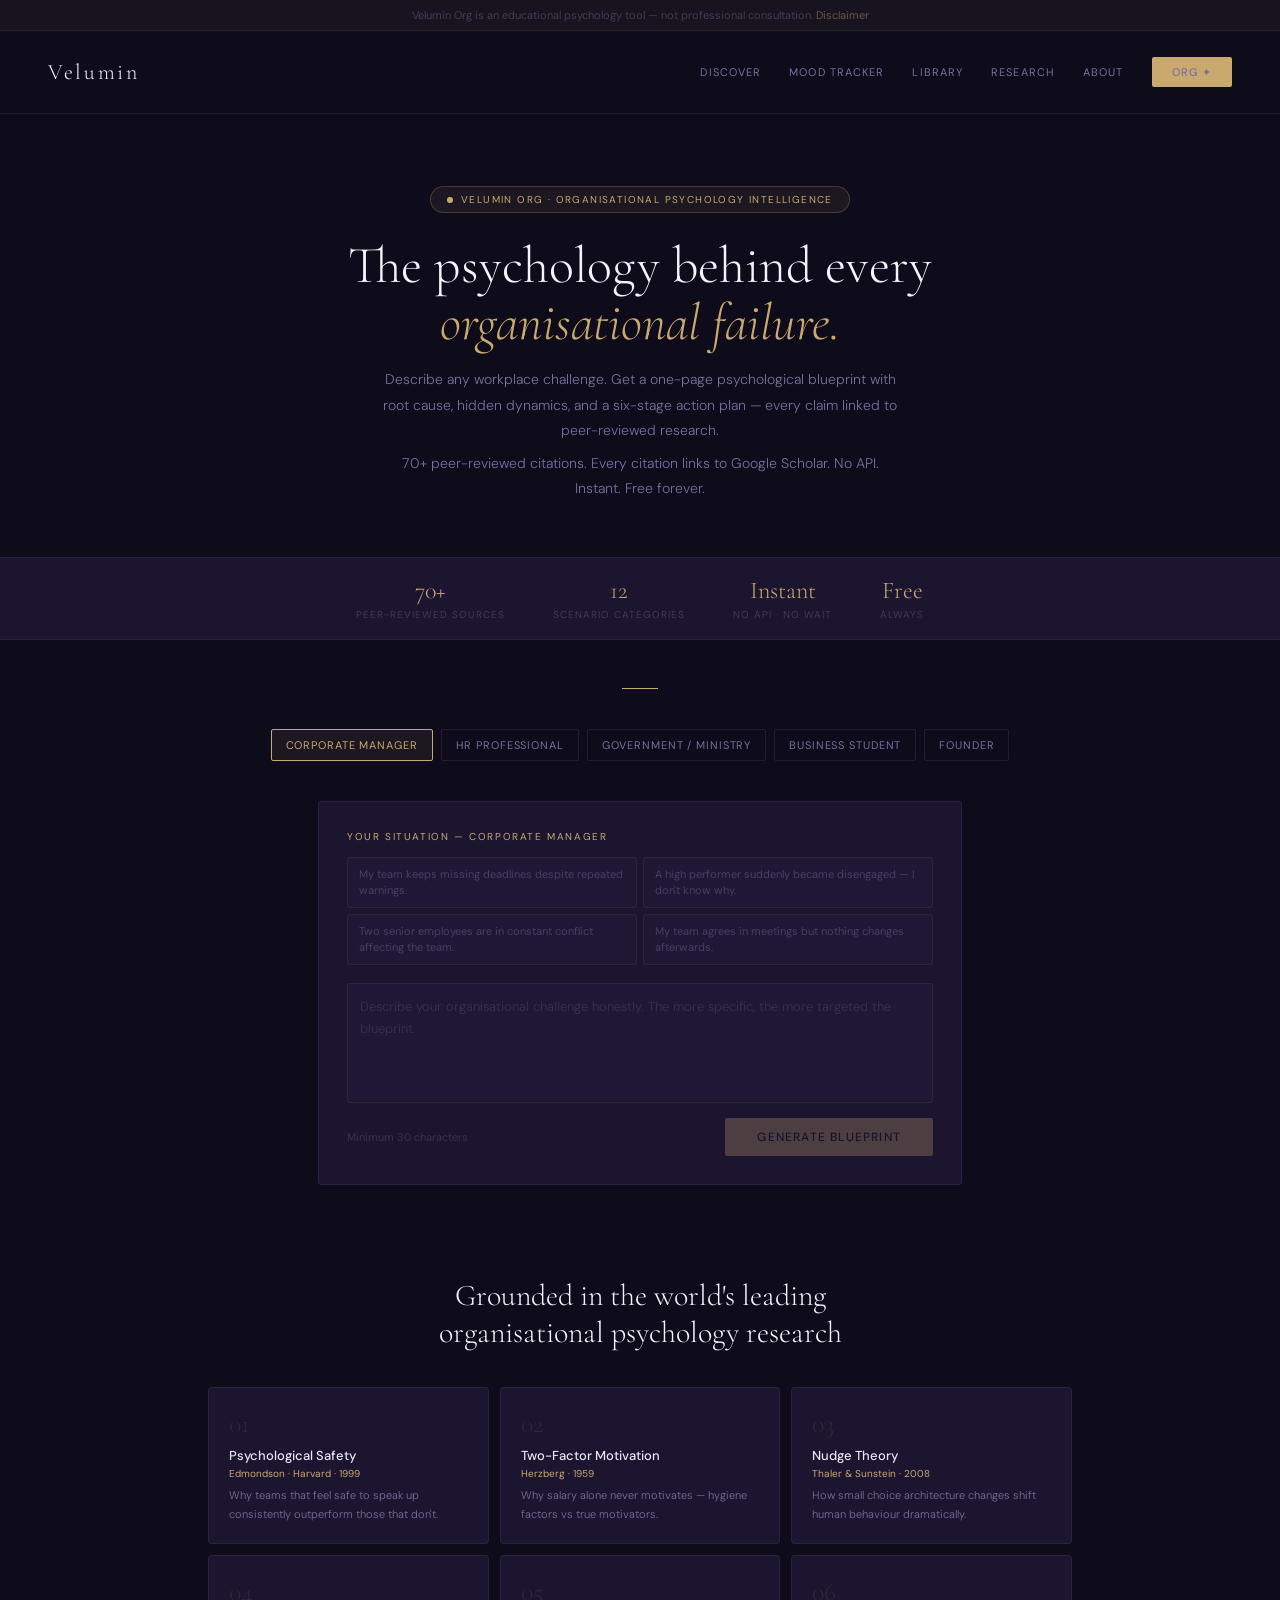
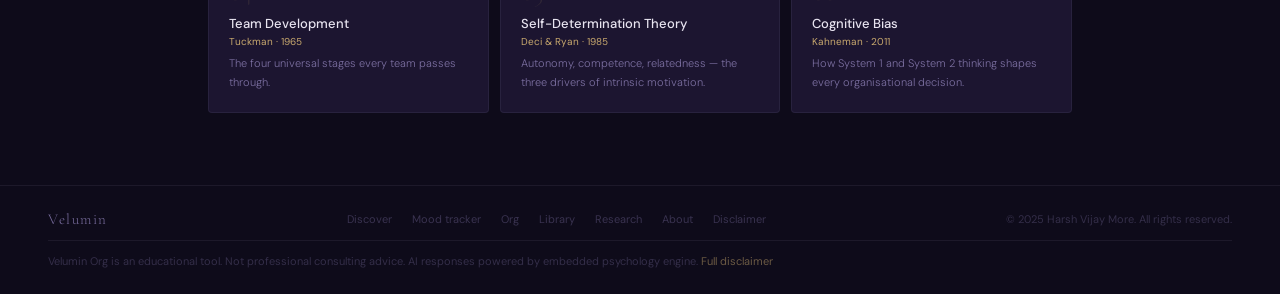
<file: org.html>
<!DOCTYPE html>
<html lang="en">
<head>
<meta charset="UTF-8">
<link rel="icon" type="image/svg+xml" href="favicon.svg">
<style>html{background:#0E0B1A!important;}body{background:#0E0B1A!important;}a{color:#7B6FA0;text-decoration:none;}a:hover{color:#C9A96E;}</style>
<meta name="viewport" content="width=device-width,initial-scale=1.0">
<title>Velumin Org — Organisational Psychology Intelligence</title>
<link rel="stylesheet" href="style.css">
<style>
@import url('https://fonts.googleapis.com/css2?family=Cormorant+Garamond:ital,wght@0,300;0,400;1,300&family=DM+Sans:wght@300;400;500&display=swap');
.org-hero{padding:72px 48px 48px;text-align:center;}
.org-badge{display:inline-flex;align-items:center;gap:8px;background:rgba(201,169,110,0.08);border:0.5px solid rgba(201,169,110,0.25);border-radius:999px;padding:6px 16px;margin-bottom:24px;}
.org-badge-dot{width:6px;height:6px;border-radius:50%;background:#C9A96E;animation:pd 2s infinite;}
@keyframes pd{0%,100%{opacity:1;}50%{opacity:0.3;}}
.org-badge-text{font-size:10px;letter-spacing:0.14em;text-transform:uppercase;color:#C9A96E;}
.org-hero h1{font-family:'Cormorant Garamond',serif;font-size:52px;font-weight:300;line-height:1.1;color:#F5F3FA;margin-bottom:16px;max-width:720px;margin-left:auto;margin-right:auto;}
.org-hero h1 em{font-style:italic;color:#C9A96E;}
.org-hero p{font-size:14px;font-weight:300;color:#7B6FA0;line-height:1.8;max-width:520px;margin:0 auto 8px;}
.org-sub{font-size:11px;color:rgba(123,111,160,0.4);margin-bottom:0;}
.stats-bar{background:#1C1530;border-top:0.5px solid rgba(200,191,231,0.07);border-bottom:0.5px solid rgba(200,191,231,0.07);padding:18px 48px;display:flex;justify-content:center;gap:48px;margin-bottom:48px;flex-wrap:wrap;}
.stat-item{text-align:center;}
.stat-num{font-family:'Cormorant Garamond',serif;font-size:24px;font-weight:300;color:#C9A96E;}
.stat-label{font-size:10px;letter-spacing:0.1em;text-transform:uppercase;color:rgba(123,111,160,0.4);margin-top:3px;}
.role-strip{display:flex;gap:8px;justify-content:center;flex-wrap:wrap;margin-bottom:40px;padding:0 48px;}
.role-btn{background:transparent;border:0.5px solid rgba(200,191,231,0.1);border-radius:2px;padding:8px 14px;font-family:'DM Sans',sans-serif;font-size:11px;letter-spacing:0.08em;text-transform:uppercase;color:#7B6FA0;cursor:pointer;transition:all 0.2s;}
.role-btn:hover{border-color:rgba(201,169,110,0.3);color:#E8E4F0;}
.role-btn.active{background:rgba(201,169,110,0.08);border-color:#C9A96E;color:#C9A96E;}
.org-wrap{max-width:740px;margin:0 auto;padding:0 48px 80px;}
.input-card{background:#1C1530;border:0.5px solid rgba(200,191,231,0.08);border-radius:4px;padding:28px;margin-bottom:12px;}
.input-label{font-size:10px;letter-spacing:0.16em;text-transform:uppercase;color:#C9A96E;margin-bottom:14px;}
.ex-grid{display:grid;grid-template-columns:1fr 1fr;gap:6px;margin-bottom:18px;}
.ex-chip{background:rgba(200,191,231,0.02);border:0.5px solid rgba(200,191,231,0.07);border-radius:3px;padding:8px 11px;font-size:11px;color:rgba(123,111,160,0.45);cursor:pointer;transition:all 0.2s;line-height:1.5;}
.ex-chip:hover{border-color:rgba(201,169,110,0.2);color:#B4A8D0;}
textarea{width:100%;background:rgba(200,191,231,0.02);border:0.5px solid rgba(200,191,231,0.08);border-radius:3px;padding:12px;font-family:'DM Sans',sans-serif;font-size:13px;font-weight:300;color:#E8E4F0;resize:none;height:120px;outline:none;transition:border-color 0.2s;line-height:1.7;}
textarea::placeholder{color:rgba(123,111,160,0.28);}
textarea:focus{border-color:rgba(201,169,110,0.22);}
.input-foot{display:flex;justify-content:space-between;align-items:center;margin-top:10px;}
.char-note{font-size:11px;color:rgba(123,111,160,0.3);}
.gen-btn{background:#C9A96E;border:none;padding:11px 32px;font-family:'DM Sans',sans-serif;font-size:12px;font-weight:500;letter-spacing:0.1em;text-transform:uppercase;color:#0E0B1A;border-radius:2px;cursor:pointer;opacity:0.28;pointer-events:none;transition:opacity 0.2s;}
.gen-btn.ready{opacity:1;pointer-events:all;}
.gen-btn.ready:hover{opacity:0.84;}
.loading-card{display:none;background:#1C1530;border:0.5px solid rgba(200,191,231,0.08);border-radius:4px;padding:36px;text-align:center;margin-bottom:12px;}
.spin{width:26px;height:26px;border:0.5px solid rgba(200,191,231,0.07);border-top:0.5px solid #C9A96E;border-radius:50%;animation:sp 1s linear infinite;margin:0 auto 16px;}
@keyframes sp{to{transform:rotate(360deg)}}
.load-txt{font-family:'Cormorant Garamond',serif;font-style:italic;font-size:15px;color:#7B6FA0;}
.bp-wrap{display:none;margin-bottom:24px;}
.fw-sec{max-width:960px;margin:0 auto;padding:0 48px 72px;}
.fw-title{font-family:'Cormorant Garamond',serif;font-size:30px;font-weight:300;color:#F5F3FA;text-align:center;margin-bottom:36px;}
.fw-grid{display:grid;grid-template-columns:repeat(3,1fr);gap:11px;}
.fw-card{background:#1C1530;border:0.5px solid rgba(200,191,231,0.07);border-radius:4px;padding:20px;}
.fw-n{font-family:'Cormorant Garamond',serif;font-size:26px;font-weight:300;color:rgba(201,169,110,0.12);margin-bottom:8px;}
.fw-name{font-size:13px;font-weight:500;color:#E8E4F0;margin-bottom:3px;}
.fw-auth{font-size:10px;color:#C9A96E;margin-bottom:6px;}
.fw-desc{font-size:11px;font-weight:300;color:#7B6FA0;line-height:1.7;}
@media print{nav,.role-strip,.stats-bar,.org-hero,.input-card,.loading-card,.bp-actions,.fw-sec,footer,.disclaimer-banner{display:none!important;}.bp-wrap{display:block!important;}body,html{background:white!important;}}
@media(max-width:700px){.org-hero{padding:48px 24px 36px;}.org-hero h1{font-size:34px;}.role-strip,.org-wrap,.fw-sec{padding-left:24px;padding-right:24px;}.ex-grid,.fw-grid{grid-template-columns:1fr;}.stats-bar{gap:24px;padding:16px 24px;}}
</style>
</head>
<body>
<div style="background:rgba(201,169,110,0.05);border-bottom:0.5px solid rgba(201,169,110,0.1);padding:8px 48px;text-align:center;font-size:11px;color:rgba(123,111,160,0.45);">Velumin Org is an educational psychology tool — not professional consultation. <a href="disclaimer.html" style="color:rgba(201,169,110,0.45);">Disclaimer</a></div>
<nav class="vl-nav">
  <a class="vl-nav-logo" href="index.html">Velumin</a>
  <div class="vl-nav-links">
    <a href="discover.html">Discover</a>
    <a href="tracker.html">Mood tracker</a>
    <a href="library.html">Library</a>
    <a href="research.html">Research</a>
    <a href="about.html">About</a>
    <a class="vl-nav-cta" href="org.html">Org ✦</a>
  </div>
</nav>
<div class="org-hero">
  <div class="org-badge"><div class="org-badge-dot"></div><div class="org-badge-text">Velumin Org · Organisational Psychology Intelligence</div></div>
  <h1>The psychology behind every<br><em>organisational failure.</em></h1>
  <p>Describe any workplace challenge. Get a one-page psychological blueprint with root cause, hidden dynamics, and a six-stage action plan — every claim linked to peer-reviewed research.</p>
  <p class="org-sub">70+ peer-reviewed citations. Every citation links to Google Scholar. No API. Instant. Free forever.</p>
</div>
<div class="stats-bar">
  <div class="stat-item"><div class="stat-num">70+</div><div class="stat-label">Peer-reviewed sources</div></div>
  <div class="stat-item"><div class="stat-num">12</div><div class="stat-label">Scenario categories</div></div>
  <div class="stat-item"><div class="stat-num">Instant</div><div class="stat-label">No API · No wait</div></div>
  <div class="stat-item"><div class="stat-num">Free</div><div class="stat-label">Always</div></div>
</div>
<div class="gold-line" style="margin-bottom:40px;"></div>
<div class="role-strip">
  <button class="role-btn active" onclick="setRole(this,'Corporate Manager')">Corporate Manager</button>
  <button class="role-btn" onclick="setRole(this,'HR Professional')">HR Professional</button>
  <button class="role-btn" onclick="setRole(this,'Government Officer')">Government / Ministry</button>
  <button class="role-btn" onclick="setRole(this,'Business Student')">Business Student</button>
  <button class="role-btn" onclick="setRole(this,'Founder')">Founder</button>
</div>
<div class="org-wrap">
  <div class="input-card" id="input-card">
    <div class="input-label">Your situation — <span id="role-lbl">Corporate Manager</span></div>
    <div class="ex-grid" id="ex-grid"></div>
    <textarea id="org-input" placeholder="Describe your organisational challenge honestly. The more specific, the more targeted the blueprint." oninput="onInput(this)"></textarea>
    <div class="input-foot">
      <div class="char-note" id="char-note">Minimum 30 characters</div>
      <button class="gen-btn" id="gen-btn" onclick="runAnalysis()">Generate blueprint</button>
    </div>
  </div>
  <div class="loading-card" id="loading-card"><div class="spin"></div><div class="load-txt">Consulting 70+ academic sources...</div></div>
  <div class="bp-wrap" id="bp-wrap"></div>
</div>
<div class="fw-sec">
  <h2 class="fw-title">Grounded in the world's leading<br>organisational psychology research</h2>
  <div class="fw-grid">
    <div class="fw-card"><div class="fw-n">01</div><div class="fw-name">Psychological Safety</div><div class="fw-auth">Edmondson · Harvard · 1999</div><div class="fw-desc">Why teams that feel safe to speak up consistently outperform those that don't.</div></div>
    <div class="fw-card"><div class="fw-n">02</div><div class="fw-name">Two-Factor Motivation</div><div class="fw-auth">Herzberg · 1959</div><div class="fw-desc">Why salary alone never motivates — hygiene factors vs true motivators.</div></div>
    <div class="fw-card"><div class="fw-n">03</div><div class="fw-name">Nudge Theory</div><div class="fw-auth">Thaler & Sunstein · 2008</div><div class="fw-desc">How small choice architecture changes shift human behaviour dramatically.</div></div>
    <div class="fw-card"><div class="fw-n">04</div><div class="fw-name">Team Development</div><div class="fw-auth">Tuckman · 1965</div><div class="fw-desc">The four universal stages every team passes through.</div></div>
    <div class="fw-card"><div class="fw-n">05</div><div class="fw-name">Self-Determination Theory</div><div class="fw-auth">Deci & Ryan · 1985</div><div class="fw-desc">Autonomy, competence, relatedness — the three drivers of intrinsic motivation.</div></div>
    <div class="fw-card"><div class="fw-n">06</div><div class="fw-name">Cognitive Bias</div><div class="fw-auth">Kahneman · 2011</div><div class="fw-desc">How System 1 and System 2 thinking shapes every organisational decision.</div></div>
  </div>
</div>
<footer class="vl-footer">
  <div class="vl-footer-main">
    <div class="vl-footer-logo">Velumin</div>
    <div class="vl-footer-links">
      <a href="discover.html">Discover</a><a href="tracker.html">Mood tracker</a>
      <a href="org.html">Org</a><a href="library.html">Library</a>
      <a href="research.html">Research</a><a href="about.html">About</a>
      <a href="disclaimer.html">Disclaimer</a>
    </div>
    <div class="vl-footer-copy">© 2025 Harsh Vijay More. All rights reserved.</div>
  </div>
  <div class="vl-footer-disclaimer">Velumin Org is an educational tool. Not professional consulting advice. AI responses powered by embedded psychology engine. <a href="disclaimer.html">Full disclaimer</a></div>
</footer>
<script>
const C={
"Edmondson,1999":{f:"Edmondson, A.C. (1999). Psychological safety and learning behavior in work teams. Administrative Science Quarterly, 44(2), 350-383.",u:"https://scholar.google.com/scholar?q=Edmondson+1999+psychological+safety"},
"Edmondson,2018":{f:"Edmondson, A.C. (2018). The fearless organization. Wiley.",u:"https://scholar.google.com/scholar?q=Edmondson+2018+fearless+organization"},
"Deci,1985":{f:"Deci, E.L. & Ryan, R.M. (1985). Intrinsic motivation and self-determination. Springer.",u:"https://scholar.google.com/scholar?q=Deci+Ryan+1985+self+determination"},
"Ryan,2000":{f:"Ryan, R.M. & Deci, E.L. (2000). Self-determination theory. American Psychologist, 55(1), 68-78.",u:"https://scholar.google.com/scholar?q=Ryan+Deci+2000+self+determination"},
"Herzberg,1959":{f:"Herzberg, F. (1959). The motivation to work. Wiley.",u:"https://scholar.google.com/scholar?q=Herzberg+1959+motivation+work"},
"Hackman,1976":{f:"Hackman, J.R. & Oldham, G.R. (1976). Motivation through design of work. Organizational Behavior and Human Performance, 16(2), 250-279.",u:"https://scholar.google.com/scholar?q=Hackman+Oldham+1976+job+design"},
"Hackman,2002":{f:"Hackman, J.R. (2002). Leading teams. Harvard Business School Press.",u:"https://scholar.google.com/scholar?q=Hackman+2002+leading+teams"},
"Tuckman,1965":{f:"Tuckman, B.W. (1965). Developmental sequence in small groups. Psychological Bulletin, 63(6), 384-399.",u:"https://scholar.google.com/scholar?q=Tuckman+1965+developmental+sequence"},
"Kahneman,2011":{f:"Kahneman, D. (2011). Thinking, fast and slow. Farrar, Straus and Giroux.",u:"https://scholar.google.com/scholar?q=Kahneman+2011+thinking+fast+slow"},
"Thaler,2008":{f:"Thaler, R.H. & Sunstein, C.R. (2008). Nudge. Yale University Press.",u:"https://scholar.google.com/scholar?q=Thaler+Sunstein+2008+nudge"},
"Schein,1985":{f:"Schein, E.H. (1985). Organizational culture and leadership. Jossey-Bass.",u:"https://scholar.google.com/scholar?q=Schein+1985+organizational+culture"},
"Kotter,1996":{f:"Kotter, J.P. (1996). Leading change. Harvard Business School Press.",u:"https://scholar.google.com/scholar?q=Kotter+1996+leading+change"},
"Lencioni,2002":{f:"Lencioni, P. (2002). The five dysfunctions of a team. Jossey-Bass.",u:"https://scholar.google.com/scholar?q=Lencioni+2002+five+dysfunctions"},
"Janis,1972":{f:"Janis, I.L. (1972). Victims of groupthink. Houghton Mifflin.",u:"https://scholar.google.com/scholar?q=Janis+1972+groupthink"},
"Dweck,2006":{f:"Dweck, C.S. (2006). Mindset: The new psychology of success. Random House.",u:"https://scholar.google.com/scholar?q=Dweck+2006+mindset"},
"Pink,2009":{f:"Pink, D.H. (2009). Drive: The surprising truth about what motivates us. Riverhead Books.",u:"https://scholar.google.com/scholar?q=Pink+2009+drive+motivation"},
"Bass,1985":{f:"Bass, B.M. (1985). Leadership and performance beyond expectations. Free Press.",u:"https://scholar.google.com/scholar?q=Bass+1985+transformational+leadership"},
"Argyris,1990":{f:"Argyris, C. (1990). Overcoming organizational defenses. Allyn & Bacon.",u:"https://scholar.google.com/scholar?q=Argyris+1990+organizational+defenses"},
"Senge,1990":{f:"Senge, P.M. (1990). The fifth discipline. Doubleday.",u:"https://scholar.google.com/scholar?q=Senge+1990+fifth+discipline"},
"Collins,2001":{f:"Collins, J. (2001). Good to great. HarperBusiness.",u:"https://scholar.google.com/scholar?q=Collins+2001+good+to+great"},
"Tajfel,1979":{f:"Tajfel, H. & Turner, J.C. (1979). An integrative theory of intergroup conflict. Brooks/Cole.",u:"https://scholar.google.com/scholar?q=Tajfel+Turner+1979+social+identity"},
"Vroom,1964":{f:"Vroom, V.H. (1964). Work and motivation. Wiley.",u:"https://scholar.google.com/scholar?q=Vroom+1964+expectancy+theory"},
"Adams,1963":{f:"Adams, J.S. (1963). Towards an understanding of inequity. Journal of Abnormal and Social Psychology, 67(5), 422-436.",u:"https://scholar.google.com/scholar?q=Adams+1963+equity+theory"},
"Locke,1968":{f:"Locke, E.A. (1968). Toward a theory of task motivation and incentives. Organizational Behavior and Human Performance, 3(2), 157-189.",u:"https://scholar.google.com/scholar?q=Locke+1968+goal+setting"},
"Maslach,1981":{f:"Maslach, C. & Jackson, S.E. (1981). The measurement of experienced burnout. Journal of Occupational Behavior, 2(2), 99-113.",u:"https://scholar.google.com/scholar?q=Maslach+1981+burnout"},
"Fredrickson,2001":{f:"Fredrickson, B.L. (2001). The role of positive emotions in positive psychology. American Psychologist, 56(3), 218-226.",u:"https://scholar.google.com/scholar?q=Fredrickson+2001+positive+emotions"},
"Cialdini,1984":{f:"Cialdini, R.B. (1984). Influence: The psychology of persuasion. William Morrow.",u:"https://scholar.google.com/scholar?q=Cialdini+1984+influence+persuasion"},
"Ross,1977":{f:"Ross, L. (1977). The intuitive psychologist and his shortcomings. Advances in Experimental Social Psychology, 10, 173-220.",u:"https://scholar.google.com/scholar?q=Ross+1977+attribution+error"},
"Rousseau,1989":{f:"Rousseau, D.M. (1989). Psychological and implied contracts in organizations. Employee Responsibilities and Rights Journal, 2(2), 121-139.",u:"https://scholar.google.com/scholar?q=Rousseau+1989+psychological+contract"},
"Morrison,1997":{f:"Morrison, E.W. & Robinson, S.L. (1997). When employees feel betrayed. Academy of Management Review, 22(1), 226-256.",u:"https://scholar.google.com/scholar?q=Morrison+Robinson+1997+contract+violation"},
"Eisenberger,1986":{f:"Eisenberger, R. et al. (1986). Perceived organizational support. Journal of Applied Psychology, 71(3), 500-507.",u:"https://scholar.google.com/scholar?q=Eisenberger+1986+perceived+organizational+support"},
"Gallup,2017":{f:"Gallup. (2017). State of the global workplace. Gallup Press.",u:"https://scholar.google.com/scholar?q=Gallup+2017+state+global+workplace"},
"Harter,2002":{f:"Harter, J.K. et al. (2002). Employee engagement and business outcomes. Journal of Applied Psychology, 87(2), 268-279.",u:"https://scholar.google.com/scholar?q=Harter+2002+employee+engagement"},
"Rhoades,2002":{f:"Rhoades, L. & Eisenberger, R. (2002). Perceived organizational support: A review. Journal of Applied Psychology, 87(4), 698-714.",u:"https://scholar.google.com/scholar?q=Rhoades+Eisenberger+2002+POS"},
"Huselid,1995":{f:"Huselid, M.A. (1995). The impact of HRM practices on turnover, productivity. Academy of Management Journal, 38(3), 635-672.",u:"https://scholar.google.com/scholar?q=Huselid+1995+HRM+practices"},
"Hom,1995":{f:"Hom, P.W. & Griffeth, R.W. (1995). Employee turnover. South-Western College Publishing.",u:"https://scholar.google.com/scholar?q=Hom+Griffeth+1995+employee+turnover"},
"Cameron,2011":{f:"Cameron, K.S. & Quinn, R.E. (2011). Diagnosing and changing organizational culture. Jossey-Bass.",u:"https://scholar.google.com/scholar?q=Cameron+Quinn+2011+organizational+culture"},
"Amabile,1996":{f:"Amabile, T.M. (1996). Creativity in context. Westview Press.",u:"https://scholar.google.com/scholar?q=Amabile+1996+creativity+context"},
"Nonaka,1995":{f:"Nonaka, I. & Takeuchi, H. (1995). The knowledge-creating company. Oxford University Press.",u:"https://scholar.google.com/scholar?q=Nonaka+Takeuchi+1995+knowledge+creating"},
"March,1991":{f:"March, J.G. (1991). Exploration and exploitation in organizational learning. Organization Science, 2(1), 71-87.",u:"https://scholar.google.com/scholar?q=March+1991+exploration+exploitation"},
"Weick,1995":{f:"Weick, K.E. (1995). Sensemaking in organizations. Sage.",u:"https://scholar.google.com/scholar?q=Weick+1995+sensemaking"},
"Daft,1986":{f:"Daft, R.L. & Lengel, R.H. (1986). Organizational information requirements, media richness. Management Science, 32(5), 554-571.",u:"https://scholar.google.com/scholar?q=Daft+Lengel+1986+media+richness"},
"Mintzberg,1983":{f:"Mintzberg, H. (1983). Power in and around organizations. Prentice-Hall.",u:"https://scholar.google.com/scholar?q=Mintzberg+1983+power+organizations"},
"Graen,1995":{f:"Graen, G.B. & Uhl-Bien, M. (1995). Relationship-based approach to leadership. Leadership Quarterly, 6(2), 219-247.",u:"https://scholar.google.com/scholar?q=Graen+Uhl-Bien+1995+LMX"},
"Avolio,2005":{f:"Avolio, B.J. & Gardner, W.L. (2005). Authentic leadership development. Leadership Quarterly, 16(3), 315-338.",u:"https://scholar.google.com/scholar?q=Avolio+Gardner+2005+authentic+leadership"},
"Karasek,1979":{f:"Karasek, R.A. (1979). Job demands, job decision latitude, and mental strain. Administrative Science Quarterly, 24(2), 285-308.",u:"https://scholar.google.com/scholar?q=Karasek+1979+job+demands+control"},
"Siegrist,1996":{f:"Siegrist, J. (1996). Adverse health effects of high-effort/low-reward conditions. Journal of Occupational Health Psychology, 1(1), 27-41.",u:"https://scholar.google.com/scholar?q=Siegrist+1996+effort+reward+imbalance"},
"Hobfoll,1989":{f:"Hobfoll, S.E. (1989). Conservation of resources. American Psychologist, 44(3), 513-524.",u:"https://scholar.google.com/scholar?q=Hobfoll+1989+conservation+resources"},
"Goleman,2002":{f:"Goleman, D., Boyatzis, R. & McKee, A. (2002). Primal leadership. Harvard Business School Press.",u:"https://scholar.google.com/scholar?q=Goleman+2002+primal+leadership"},
"Pentland,2012":{f:"Pentland, A. (2012). The new science of building great teams. Harvard Business Review, 90(4), 60-70.",u:"https://scholar.google.com/scholar?q=Pentland+2012+building+great+teams"},
"Schaufeli,2002":{f:"Schaufeli, W.B. et al. (2002). The measurement of engagement and burnout. Journal of Happiness Studies, 3(1), 71-92.",u:"https://scholar.google.com/scholar?q=Schaufeli+2002+work+engagement+burnout"},
"Csikszentmihalyi,1990":{f:"Csikszentmihalyi, M. (1990). Flow: The psychology of optimal experience. Harper & Row.",u:"https://scholar.google.com/scholar?q=Csikszentmihalyi+1990+flow"},
"Asch,1951":{f:"Asch, S.E. (1951). Effects of group pressure on modification of judgments. Carnegie Press.",u:"https://scholar.google.com/scholar?q=Asch+1951+conformity+group+pressure"},
"Mobley,1977":{f:"Mobley, W.H. (1977). Intermediate linkages in job satisfaction and turnover. Journal of Applied Psychology, 62(2), 237-240.",u:"https://scholar.google.com/scholar?q=Mobley+1977+employee+turnover"},
"West,1990":{f:"West, M.A. (1990). The social psychology of innovation in groups. Wiley.",u:"https://scholar.google.com/scholar?q=West+1990+innovation+groups"},
"DiMaggio,1983":{f:"DiMaggio, P.J. & Powell, W.W. (1983). The iron cage revisited. American Sociological Review, 48(2), 147-160.",u:"https://scholar.google.com/scholar?q=DiMaggio+Powell+1983+institutional+isomorphism"},
"Bandura,1977":{f:"Bandura, A. (1977). Self-efficacy: Toward a unifying theory of behavioral change. Psychological Review, 84(2), 191-215.",u:"https://scholar.google.com/scholar?q=Bandura+1977+self+efficacy"},
"Meyer,1991":{f:"Meyer, J.P. & Allen, N.J. (1991). Organizational commitment. Human Resource Management Review, 1(1), 61-89.",u:"https://scholar.google.com/scholar?q=Meyer+Allen+1991+organizational+commitment"}
};

const EX={
"Corporate Manager":["My team keeps missing deadlines despite repeated warnings.","A high performer suddenly became disengaged — I don't know why.","Two senior employees are in constant conflict affecting the team.","My team agrees in meetings but nothing changes afterwards."],
"HR Professional":["Retention is dropping and exit interviews give vague answers.","We have a diversity policy but the culture doesn't reflect it.","New hires feel lost after 3 months despite thorough onboarding.","Employees are burning out but nobody will admit it openly."],
"Government Officer":["A policy we implemented is correct but the public isn't adopting it.","Our department has low morale despite recent pay increases.","Interdepartmental collaboration keeps failing despite clear mandates.","Public trust in our initiative is low despite strong outcomes."],
"Business Student":["Why do good strategies fail at the implementation stage?","What makes some teams innovate while others stagnate?","How does cognitive bias affect senior leadership decisions?","Why do some cultures attract talent while others repel it?"],
"Founder":["My startup culture was great at 5 people but breaking down at 25.","My team is talented but nobody takes initiative without being asked.","We have high output but low team satisfaction and morale.","I can't get co-founder alignment on major decisions anymore."]
};

const P=[
{k:["speak up","voice","afraid","silent","won't say","scared","fear","not saying"],
d:"Psychological Safety Deficit",fw:"Edmondson,1999",u:88,
r:'Your situation — "{I}" — reveals a team that has learned honesty carries personal risk. This is not silence by accident. It is a learned adaptive response [Edmondson,1999]. When people discover that candour leads to consequence, withdrawal becomes rational [Argyris,1990]. The team is not disengaged — they are self-protecting. The missing information is the most dangerous information in your organisation.',
h:'The most dangerous data in your organisation is what nobody is saying. Research on muted groups shows that when voice is suppressed, capable people exit first — because they have options [Morrison,1997]. Those who stay become compliant, not committed. The compliance you observe is not organisational health. It is its symptom.',
ac:[{t:"Day 1-3",a:"Send one anonymous question to the team: 'What do you know that leadership doesn't — or wouldn't want to hear?' Share the results publicly, unfiltered.",w:"Anonymous disclosure removes status threat and generates the honest signal needed to diagnose the real situation",c:"Edmondson,1999"},
{t:"Week 1",a:"In your next team meeting, share one uncomfortable truth from your own perspective — about the organisation, not individuals. No spin.",w:"Leader vulnerability is the most reliable activator of psychological safety. When leaders model candour, teams follow",c:"Avolio,2005"},
{t:"Week 2-3",a:"Introduce pre-mortem meetings: before every major decision, ask the group to imagine the project has failed and explain why.",w:"Pre-mortems create structural permission to raise concerns — activating prospective hindsight that forward-planning normally suppresses",c:"Kahneman,2011"},
{t:"Month 1",a:"Restructure meetings so the most junior person speaks first. No senior person speaks until everyone else has contributed.",w:"Status hierarchies are the primary suppressor of minority voice. Inverting the speaking order is structural — and it works",c:"Janis,1972"},
{t:"Month 2-3",a:"Co-create a team disagreement charter: explicit written norms about how challenge and dissent are welcomed.",w:"Explicitly negotiated norms are more durable than implied culture. They give people permission when courage is hard",c:"Hackman,2002"},
{t:"Ongoing",a:"Measure psychological safety quarterly using Edmondson's validated 7-item scale. Treat declines as structural emergencies.",w:"Safety that is not measured cannot be managed. It is a leading indicator of innovation, retention, and performance",c:"Edmondson,2018"}]},

{k:["burnout","exhausted","tired","overwhelmed","overworked","no energy","depleted","drained","too much"],
d:"Systemic Burnout — Demand-Resource Imbalance",fw:"Maslach,1981",u:91,
r:'What you described — "{I}" — maps onto Stage 2-3 of Maslach burnout progression [Maslach,1981]: emotional exhaustion spreading into a collective state. Karasek\'s demand-control model [Karasek,1979] explains precisely: high demands combined with low perceived control produce psychological depletion at scale. This is not a personal resilience failure. It is a system consuming more than it returns.',
h:'By the time burnout is visible enough to name, it is already compounding. Conservation of resources theory [Hobfoll,1989] shows that once people enter resource deficit, they protect remaining resources by withdrawing from the very activities that would restore them. The withdrawal looks like laziness. It is survival. Wellbeing programmes offered here are not solutions — they are reputation management.',
ac:[{t:"Day 1-3",a:"Audit every team member's active task list. Remove, defer, or reassign the bottom 20% by urgency. Do this publicly — relief must be seen as structural, not personal.",w:"Recovery from burnout begins with demand reduction. You cannot restore a depleted system by asking it to try harder",c:"Hobfoll,1989"},
{t:"Week 1",a:"Block 90-minute deep work windows that cannot be overridden by meetings. Name them publicly as protected recovery time.",w:"Focused performance degrades without structured recovery. This is biology, not productivity theatre",c:"Csikszentmihalyi,1990"},
{t:"Week 2-3",a:"Bring the team into workload prioritisation: if we could only do 70% of this, which 30% do we defer? Decide together.",w:"Perceived control is the most powerful burnout buffer. When people co-own the load, they carry it differently",c:"Karasek,1979"},
{t:"Month 1",a:"Audit recognition patterns. For every new initiative praised, ensure completed work receives equal visibility. Create a closed-items wins board.",w:"Absence of recognition for completed work is one of Maslach's six core burnout antecedents. Closure restores the effort-reward balance",c:"Siegrist,1996"},
{t:"Month 2-3",a:"Redesign at least one role using Hackman's five job dimensions: skill variety, task identity, task significance, autonomy, feedback.",w:"Jobs with high motivating potential create intrinsic recovery — meaning restores energy where depletion has taken it",c:"Hackman,1976"},
{t:"Ongoing",a:"Implement quarterly burnout measurement using Schaufeli's validated MBI-GS scale. Use data to trigger structural changes — not wellness programmes.",w:"Wellbeing programmes without structural change are a shield. Burnout is an organisational diagnosis, not a personal one",c:"Schaufeli,2002"}]},

{k:["disengaged","not motivated","lost interest","checked out","apathy","going through motions","no enthusiasm","switched off","low morale"],
d:"Discretionary Effort Withdrawal — Psychological Contract Breach",fw:"Rousseau,1989",u:82,
r:'What you observe — "{I}" — is not apathy. It is the deliberate withdrawal of discretionary effort by people who once cared and concluded it was not worth it [Rousseau,1989]. Gallup data confirms: 85% of the global workforce is not fully engaged [Gallup,2017]. Your team is not an anomaly — your system is producing the expected output of a broken implicit contract.',
h:'The most visibly disengaged people are often your most capable, with the highest expectations and furthest to fall. When autonomy, competence, and relatedness are chronically unmet, intrinsic motivation does not just decline — it inverts into resistance disguised as passivity [Deci,1985]. The disengagement you see is not the disease. It is the fever.',
ac:[{t:"Day 1-3",a:"Have individual 30-minute private conversations — not performance reviews. Ask: 'When did you last feel genuinely energised here, and what made it different?'",w:"Identifying the specific moment of contract breach is the prerequisite for repair. You cannot close a wound you haven't located",c:"Morrison,1997"},
{t:"Week 1",a:"Act visibly on at least one specific thing each person said — not a promise, an action. Report back within 7 days on what changed.",w:"Perceived organisational support is built through behavioural evidence. A small visible act reactivates trust more than any communication",c:"Eisenberger,1986"},
{t:"Week 2-3",a:"Map each person's role against SDT's three needs — autonomy, competence, relatedness. For the most depleted need, make one structural change.",w:"Motivational deficits cannot be addressed motivationally. They require structural redesign of the conditions that generate them",c:"Ryan,2000"},
{t:"Month 1",a:"Return genuine autonomy to at least one domain per person — a decision or process they own without approval chains.",w:"Autonomy is the strongest predictor of intrinsic motivation. It is a structural precondition, not a reward to be earned",c:"Pink,2009"},
{t:"Month 2-3",a:"Build a peer recognition system that operates laterally — not just manager-down. Make contribution visible to the whole team.",w:"Social recognition activates the same neural reward pathways as financial incentives, at zero cost. It strengthens collective identity",c:"Fredrickson,2001"},
{t:"Ongoing",a:"Run a 3-question monthly pulse check. Track the trend, not the score. Declining trend at any level is the signal to act.",w:"Business-unit engagement predicts profitability, productivity, safety, and retention at the unit level",c:"Harter,2002"}]},

{k:["conflict","arguing","fighting","clash","tension","hostile","dispute","friction","not getting along","aggression","toxic"],
d:"Structural Conflict Misattributed as Personality Problem",fw:"Tajfel,1979",u:79,
r:'The conflict you describe — "{I}" — almost certainly feels like a personality problem. It is not. Social identity theory [Tajfel,1979] shows that when groups develop opposing identities, intergroup hostility becomes structurally inevitable regardless of who the individuals are. Fundamental attribution error [Ross,1977] ensures each side interprets the other as a character defect rather than a situational response. The people are not the problem. The structure creating their opposing identities is.',
h:'The most insidious feature of unresolved conflict is its viral spread. Team members not party to it begin choosing sides, withholding information, and reducing collaboration to avoid being caught in the middle [Lencioni,2002]. The observable conflict is the surface presentation of a system-wide trust failure that has been growing longer than anyone admits.',
ac:[{t:"Day 1-3",a:"Meet each party separately. Goal: intelligence, not mediation. Ask: 'Describe the last three specific interactions that increased your frustration — what happened, not what you believe about the other person.'",w:"Separating behavioural description from character attribution is the diagnostic foundation of evidence-based conflict resolution",c:"Ross,1977"},
{t:"Week 1",a:"Identify and address one structural driver: overlapping role boundaries, competing KPIs, resource scarcity, or unclear decision rights. Fix it in writing.",w:"Structural interventions outperform interpersonal interventions because they address mechanism, not symptom",c:"Mintzberg,1983"},
{t:"Week 2-3",a:"Create a structured facilitated dialogue — explicit ground rules, neutral facilitator, agenda focused on work outcomes not grievances.",w:"Structured cooperative contact under equal-status conditions reliably reduces intergroup hostility",c:"Asch,1951"},
{t:"Month 1",a:"Redesign any incentive system that rewards individual success at the expense of collective outcomes.",w:"Perceived inequity in reward distribution is the primary driver of sustained competitive hostility",c:"Adams,1963"},
{t:"Month 2-3",a:"Assign a shared project requiring genuine interdependence — where neither party can succeed without the other.",w:"Superordinate goals requiring cooperation are the most effective single intervention for dissolving intergroup hostility",c:"Tajfel,1979"},
{t:"Ongoing",a:"Build team retrospectives that address relational health — not just task performance. Normalise conflict surfacing as team maturity.",w:"Teams that normalise productive conflict outperform those that suppress it across every measured performance metric",c:"Lencioni,2002"}]},

{k:["missing deadlines","not delivering","poor performance","underperforming","targets","behind schedule","failing to deliver","slow","results"],
d:"Performance Deficit — Expectancy Chain Breakdown",fw:"Vroom,1964",u:85,
r:'The performance failure in "{I}" is explained by Vroom\'s expectancy theory [Vroom,1964]: people sustain effort only when three conditions hold simultaneously — effort produces performance, performance produces reward, and the reward is valued. A breakdown at any link collapses the chain. Locke\'s research adds: vague or top-down goals reduce performance by up to 25% [Locke,1968].',
h:'When an entire team underperforms, the explanation is almost never capability. Deming\'s 94% principle states that 94% of performance problems are caused by the system, not the individual. What looks like a people problem is almost always a clarity, feedback, or incentive misalignment problem. The system is producing exactly what it is designed to produce.',
ac:[{t:"Day 1-3",a:"Audit every active goal: Is it specific? Co-created? Attainable but challenging? Does it have immediate feedback? Rewrite every goal that fails any criterion.",w:"Specific, challenging, participatively set goals produce 16-25% performance improvements over vague or assigned goals",c:"Locke,1968"},
{t:"Week 1",a:"Create a visual performance dashboard — make the gap between current output and target visible to the team in real time.",w:"Without visible, immediate feedback, goal-directed behaviour cannot self-correct",c:"Hackman,1976"},
{t:"Week 2-3",a:"Identify and remove the three biggest systemic barriers to performance. Ask the team — they already know exactly what they are.",w:"Most organisational performance dysfunction is caused by defensive routines the system has built to protect itself from honest diagnosis",c:"Argyris,1990"},
{t:"Month 1",a:"Close at least one expectancy chain gap: clarify publicly what performance leads to, then deliver on it consistently.",w:"Expectancy violations — promised outcomes not delivered — are the leading cause of sustained effort withdrawal",c:"Vroom,1964"},
{t:"Month 2-3",a:"Introduce weekly peer accountability: each person publicly declares one thing they will complete and reports on last week's declaration.",w:"Public commitment activates consistency motivation and social accountability, producing significantly higher follow-through",c:"Cialdini,1984"},
{t:"Ongoing",a:"Build a growth mindset culture by publicly celebrating failure-and-learning events alongside successes. Make iteration visible.",w:"Growth mindset cultures sustain performance under adversity. Fixed mindset cultures collapse because failure becomes identity-threatening",c:"Dweck,2006"}]},

{k:["leaving","quit","resign","turnover","attrition","losing people","retention","staff leaving","people leaving"],
d:"Voluntary Turnover — Silent Exit Process Already in Progress",fw:"Rousseau,1989",u:93,
r:'By the time this is visible — "{I}" — you have already lost these people psychologically weeks or months earlier. Mobley\'s turnover model [Mobley,1977] shows resignation is the final visible event in a long invisible process: dissatisfaction → thoughts of quitting → job search → intention → resignation. The letter you receive is not the problem. It is the announcement.',
h:'Exit interview data is one of the most misleading sources of organisational intelligence. People do not tell you the real reason they left — they tell you the safe professional version. Post-exit research consistently reveals the real drivers: manager quality, absence of growth, feeling unseen [Gallup,2017]. The "better opportunity" cited is rarely the cause. It is the permission.',
ac:[{t:"Day 1-3",a:"Implement stay interviews with your 5-10 highest-value people who have not indicated they are leaving: 'What would have to change for you to seriously consider leaving? What keeps you here?'",w:"Stay interviews are 4x more valuable than exit interviews because they identify retention risks while intervention is still possible",c:"Rhoades,2002"},
{t:"Week 1",a:"Analyse turnover data by manager, tenure, and team. Turnover that clusters around specific managers reveals a structural cause unrelated to the market.",w:"Gallup research consistently shows people leave managers, not companies. Management quality predicts more turnover variance than role or pay",c:"Gallup,2017"},
{t:"Week 2-3",a:"For your three highest flight-risk individuals, create bespoke retention plans — specific to what each person needs. Involve them in designing it.",w:"Perceived organisational support — the belief the organisation values your contribution — is the strongest predictor of retention intention",c:"Eisenberger,1986"},
{t:"Month 1",a:"Audit and close at least one career development gap per high performer. Create a visible 12-month development pathway.",w:"Absence of growth opportunity is the second most cited real cause of voluntary turnover in post-exit research",c:"Huselid,1995"},
{t:"Month 2-3",a:"Redesign team rituals to strengthen belonging — shared language, tenure celebrations, peer appreciation. Low-cost, high-impact retention anchors.",w:"Relatedness — the need for genuine social connection — directly reduces turnover intention when satisfied",c:"Ryan,2000"},
{t:"Ongoing",a:"Track a monthly single-question retention pulse: 'On a scale of 1-10, how likely are you to still be here in 12 months?' A declining trend is the signal.",w:"Replacement costs for a single employee average 50-200% of annual salary, making retention investment one of the highest-ROI decisions available",c:"Hom,1995"}]},

{k:["culture","values","toxic","environment","atmosphere","norms","unwritten rules","vibe","bad culture"],
d:"Cultural Misalignment — Espoused vs Enacted Values Gap",fw:"Schein,1985",u:77,
r:'The challenge you describe — "{I}" — sits at Schein\'s second and third culture levels [Schein,1985]: what the organisation says it believes vs what it actually does are misaligned. Employees experience this as institutional dishonesty. Argyris called this the gap between espoused theory and theory in use [Argyris,1990]. The culture you have is not the culture in your values statement. It is the culture your reward, tolerance, and punishment patterns created.',
h:'Culture is not built through communication. It is built through consequence. Every time a behaviour contradicting your stated values goes unpunished, the real culture is reinforced. The fastest way to diagnose a real culture: ask what behaviours are rewarded at 11pm on a deadline night when nobody is watching. That answer is your actual operating culture.',
ac:[{t:"Day 1-3",a:"Conduct a culture gap audit: for each stated value, identify one publicly rewarded behaviour and one quietly tolerated behaviour that contradicts it. This is your real culture map.",w:"Organisations cannot improve what they refuse to honestly diagnose. The gap map is the starting point of all genuine culture change",c:"Argyris,1990"},
{t:"Week 1",a:"Publicly name and address one cultural contradiction — a tolerated behaviour that contradicts a stated value. State clearly what will happen differently.",w:"Cultural change requires visible discontinuity. Without a clear public signal, the default culture always reasserts itself",c:"Kotter,1996"},
{t:"Week 2-3",a:"Create or resurface 2-3 rituals that embody your desired culture — recurring practices making values behaviourally real, not verbally stated.",w:"Cultural transmission happens through rituals and stories far more reliably than policies, values statements, or training",c:"Schein,1985"},
{t:"Month 1",a:"Make your next 3-5 recognition, promotion, and accountability decisions explicitly through your stated values. Communicate the connection publicly each time.",w:"Culture is reproduced through personnel decisions. Who gets promoted teaches real values more powerfully than any communication effort",c:"Collins,2001"},
{t:"Month 2-3",a:"Begin culture measurement using Cameron and Quinn's OCAI instrument. Benchmark current state and set a 12-month target.",w:"Culture that is not measured cannot be managed. The OCAI has strong psychometric validation and generates actionable data",c:"Cameron,2011"},
{t:"Ongoing",a:"Institute quarterly culture reviews: leadership examines recent decisions and asks — does this reflect who we say we are?",w:"The primary mechanism of culture change in leadership teams is structured collective reflection on the gap between intention and behaviour",c:"Schein,1985"}]},

{k:["leadership","leader","manager","management style","direction","inspire","vision","trust leader","no leadership","weak leader"],
d:"Leadership Effectiveness Gap — Transactional vs Transformational Mismatch",fw:"Bass,1985",u:80,
r:'The leadership challenge in "{I}" is explained by Bass\'s full-range model [Bass,1985]. Transactional leadership — managing by exception, reward, correction — produces compliance. Transformational leadership — inspirational motivation, intellectual stimulation, individualised consideration — produces commitment. When organisations need performance beyond expectations, transactional leadership is structurally insufficient. The leader may not be bad. The leadership mode is mismatched.',
h:'The most underestimated driver of leadership effectiveness is the quality of individual leader-member relationships. Graen\'s LMX research [Graen,1995] shows leaders unconsciously form two-tier relationships — high-quality with some, low-quality transactional with others. The out-group members — often the most capable — disengage quietly, then visibly, then permanently.',
ac:[{t:"Day 1-3",a:"Conduct an honest LMX self-audit: list every direct report, rate the quality of your relationship on trust, respect, and mutual obligation. The pattern reveals your blind spot.",w:"LMX quality is the strongest single predictor of individual performance, satisfaction, and retention at the team level",c:"Graen,1995"},
{t:"Week 1",a:"Schedule a development conversation with each out-group member. Agenda: their future, not your performance concerns. Ask: 'What do you want to be doing in three years, and how can I help?'",w:"Individualised consideration — attending to each follower's unique needs — is the most retention-predictive component of transformational leadership",c:"Bass,1985"},
{t:"Week 2-3",a:"Articulate a team vision beyond targets — a narrative about why this team's work matters, to whom, and what exceptional looks like.",w:"Inspirational motivation — creating a compelling shared vision — is the highest-leverage component of transformational leadership",c:"Bass,1985"},
{t:"Month 1",a:"Identify three decisions you currently make that could be genuinely delegated — with authority and accountability. Transfer them.",w:"Autonomy is the structural precondition for intrinsic motivation. It cannot be granted rhetorically — it must be transferred structurally",c:"Ryan,2000"},
{t:"Month 2-3",a:"Commission a 360-degree feedback process. Act publicly on at least two development areas. Share what you learned with your team.",w:"Leaders who seek and act on feedback model the psychological safety and growth mindset norms their teams need to thrive",c:"Edmondson,1999"},
{t:"Ongoing",a:"Invest in your leadership development as systematically as operational performance. Leadership is learnable — not a fixed trait.",w:"Authentic leadership development research shows deliberate practice with feedback produces measurable capability growth at all levels",c:"Avolio,2005"}]},

{k:["innovation","creative","creativity","new ideas","stuck","stagnant","no change","resistant to change","same old","can't innovate"],
d:"Innovation Suppression — Creativity-Safety Trade-off",fw:"Amabile,1996",u:74,
r:'The innovation failure in "{I}" is explained by Amabile\'s componential theory [Amabile,1996]: creativity requires domain knowledge, creative thinking skills, and intrinsic motivation — simultaneously. Organisations rarely lack the first two. They systematically destroy the third through evaluation apprehension, fear of failure, and time pressure. Your people are not uncreative. Your environment has made creativity personally dangerous.',
h:'Every person in your organisation has at least one insight about a problem or opportunity they have chosen not to share — because the cost of being wrong feels higher than the benefit of contributing. March\'s exploration vs exploitation framework [March,1991] shows that organisations optimised purely for execution extinguish the exploration that would sustain them over time. Efficiency is eating your future.',
ac:[{t:"Day 1-3",a:"Announce an explicit failure amnesty for one recent failed experiment. Publicly reframe it as learning. Make the person who ran it look good — not embarrassed.",w:"Psychological safety for failure is the structural prerequisite for creative risk-taking. Without it, people optimise for looking good over being useful",c:"Edmondson,1999"},
{t:"Week 1",a:"Create protected exploration time — minimum 4 hours per person per week, ring-fenced from execution demands.",w:"Time pressure is one of the five primary creativity killers. Protected space for exploration produces measurable creative output even in small doses",c:"Amabile,1996"},
{t:"Week 2-3",a:"Run a structured ideation session with one rule: no evaluation during ideation. All judgement suspended until idea generation is complete.",w:"Evaluation apprehension is the most reliably documented creativity inhibitor in group settings. Its removal produces immediate increases in idea quality",c:"West,1990"},
{t:"Month 1",a:"Identify and visibly remove the top three bureaucratic processes blocking experimentation: approval chains, risk clearances for low-stakes initiatives.",w:"Machine bureaucracies suppress innovation by design — optimised for efficiency, which is structurally opposed to exploration",c:"Mintzberg,1983"},
{t:"Month 2-3",a:"Build a formal innovation pipeline with three stages — idea capture, low-cost experimentation, scaling — so good ideas have a visible path forward.",w:"Tacit creative insight becomes organisational capability only when there is a formal process for converting it",c:"Nonaka,1995"},
{t:"Ongoing",a:"Track monthly: experiments initiated, completed, learnings published. Celebrate the process metrics of exploration, not just output.",w:"What gets measured gets managed. Innovation culture metrics create accountability for the conditions that generate it",c:"March,1991"}]},

{k:["communication","not told","not informed","unclear","misunderstanding","silos","no transparency","left out","not communicated"],
d:"Communication Failure — Channel Mismatch and Structural Silence",fw:"Daft,1986",u:76,
r:'The communication breakdown in "{I}" operates on two levels. Channel level: Daft and Lengel\'s media richness theory [Daft,1986] shows complex messages lose critical information in low-richness channels like email. Structural level: Morrison and Robinson\'s research shows employees frequently have critical information they choose not to share — not because they withhold, but because sharing has felt risky or pointless [Morrison,1997].',
h:'The most consequential communication in your organisation is not what is said — it is what is systematically not said. Weick\'s sensemaking research [Weick,1995] shows organisational crises are most often preceded not by lack of information, but by failure to share information that already existed somewhere in the system. The silo problem is not structural. It is a trust problem wearing a structural costume.',
ac:[{t:"Day 1-3",a:"Audit your last five significant decisions: who had relevant information, who shared it, who was excluded, and what was the consequence. Map the information flow gap explicitly.",w:"Information flow quality predicts team performance more reliably than any other single communication variable",c:"Pentland,2012"},
{t:"Week 1",a:"For every complex or ambiguous issue this week, shift from written to synchronous face-to-face or video. Reserve written channels for clear, low-ambiguity messages only.",w:"Complex messages transmitted through lean channels lose up to 70% of their intended meaning. Channel-message mismatch is the leading cause of strategic miscommunication",c:"Daft,1986"},
{t:"Week 2-3",a:"Implement a weekly 'three things' broadcast — direct, plain-language update from leadership on the three most important developments. No corporate language.",w:"Information overload degrades comprehension of any individual message. Less, clearer communication wins against more, louder communication",c:"Kahneman,2011"},
{t:"Month 1",a:"Create cross-functional information forums for your top-priority issues. What is obvious in one function is genuinely invisible in another.",w:"Silos are not structural failures — they are trust failures. Cross-functional forums rebuild the relational infrastructure structural solutions cannot create",c:"DiMaggio,1983"},
{t:"Month 2-3",a:"Train managers explicitly in active listening and open questions. Most communication failures are listening failures disguised as speaking failures.",w:"Empathic accuracy is the core communication competency separating effective from ineffective leaders",c:"Goleman,2002"},
{t:"Ongoing",a:"Measure monthly: 'Does everyone who needs information to do their job well have it?' Use gaps as system change signals.",w:"Organisations that communicate effectively navigate uncertainty far better than those that manage communication primarily for optics",c:"Weick,1995"}]},

{k:["policy","public","adoption","citizens","not following","government","ministry","not implementing","compliance","resistant"],
d:"Policy Implementation Failure — Behavioural Gap Between Design and Adoption",fw:"Thaler,2008",u:83,
r:'What you describe — "{I}" — is the most common failure mode in public policy: a technically correct policy failing at the point of human behaviour. Thaler and Sunstein\'s nudge theory [Thaler,2008] explains why: people do not make rational cost-benefit calculations when encountering policy requirements. They take the path of least cognitive resistance. If your policy requires active deliberate effort, most people will not comply — not because they disagree, but because compliance is hard and inaction is easy.',
h:'The gap between policy design and adoption is not an information gap — citizens usually know what they are supposed to do. It is a motivation architecture gap. Kahneman\'s System 1 and System 2 framework [Kahneman,2011] explains precisely: policy designers think in System 2 (deliberate, analytical). Citizens respond in System 1 (automatic, habitual). The policy was written for a mind most people do not use in everyday decisions.',
ac:[{t:"Day 1-3",a:"Map the path a citizen actually takes to comply with your policy. Count every step, every form, every decision. Your job is to reduce this to minimum possible friction.",w:"Every additional step in a compliance process reduces adoption rates. Convenience, not conviction, drives most human behaviour",c:"Thaler,2008"},
{t:"Week 1",a:"Redesign the default option so that compliance is what happens if a person does nothing. Non-compliance should require active effort.",w:"Default effects are the most powerful behaviour change tool available. People accept the default in 70-80% of cases across all documented contexts",c:"Kahneman,2011"},
{t:"Week 2-3",a:"Add social proof to your policy communication: show that a majority of similar people have already complied, with specific numbers.",w:"Social proof is the strongest single predictor of compliance behaviour in ambiguous situations — more powerful than threat of penalty",c:"Cialdini,1984"},
{t:"Month 1",a:"Identify and address the single biggest trust gap between your institution and the population you are trying to reach. Policy adoption follows institutional trust more than policy quality.",w:"Perceived procedural fairness — the belief the process is fair and respectful — predicts compliance more reliably than outcome favourability",c:"Adams,1963"},
{t:"Month 2-3",a:"Run a small-scale behavioural experiment: test two versions of your implementation approach with different groups, measure adoption rates, scale the winner.",w:"Behavioural insight teams have consistently achieved 20-80% adoption rate improvements through evidence-based nudge interventions",c:"Thaler,2008"},
{t:"Ongoing",a:"Build feedback mechanisms allowing citizens and front-line implementers to report friction in real time. The people doing the complying know what is making it hard.",w:"Sensemaking requires continuous feedback loops connecting design decisions to their human consequences",c:"Weick,1995"}]},

{k:[],
d:"Organisational Psychology Challenge — Multi-Framework Diagnosis",fw:"Schein,1985",u:75,
r:'The challenge you describe — "{I}" — sits at the intersection of individual psychology, group dynamics, and organisational systems [Schein,1985]. Self-determination theory [Deci,1985] suggests that unmet needs for autonomy, competence, or relatedness are driving the behaviour you observe. At the system level, most visible organisational problems are symptoms of structural misalignments in incentives, feedback loops, or accountability — not personal failings [Argyris,1990].',
h:'The most important diagnostic question in any organisational challenge is not what is wrong with these people — it is what is the system rewarding, tolerating, and punishing, and is that aligned with the outcome we want [Senge,1990]. People in organisations behave rationally given the incentives and constraints around them. Changing people without changing the system produces the same behaviour from different people.',
ac:[{t:"Day 1-3",a:"Map the incentive structure: what is actually being rewarded, tolerated, and punished — regardless of stated policy? This is your diagnostic starting point.",w:"Behaviour follows incentives. The map between incentives and outcomes is the most reliable diagnostic tool in organisational psychology",c:"Vroom,1964"},
{t:"Week 1",a:"Identify the primary unmet psychological need — autonomy, competence, or relatedness — driving this challenge. Make one structural change addressing it directly.",w:"All human motivation flows from three innate psychological needs. Identifying which is most depleted is the fastest route to sustainable change",c:"Ryan,2000"},
{t:"Week 2-3",a:"Gather perspectives from multiple levels and functions. The system looks radically different from each position within it.",w:"Systems thinking requires multiple perspectives to reveal structural dynamics that any single view will obscure",c:"Senge,1990"},
{t:"Month 1",a:"Make one structural change that makes the desired behaviour the path of least resistance — not the heroic option requiring courage.",w:"Choice architecture shapes behaviour more powerfully than exhortation, incentive, or training in almost every documented context",c:"Thaler,2008"},
{t:"Month 2-3",a:"Build feedback loops connecting action to consequence so the system can see and correct its own behaviour in real time.",w:"Learning organisations require feedback loops connecting what people do to what actually happens as a result",c:"Senge,1990"},
{t:"Ongoing",a:"Treat this as a system to be continuously designed, not a problem to be solved once. Build structured diagnosis into your operating rhythm.",w:"Double-loop learning — improving the improvement process itself — distinguishes organisations that adapt from those that merely react",c:"Argyris,1990"}]}
];

const INSIGHTS=[
"Every organisational problem is a human problem wearing a business suit.",
"The gap between what people say in meetings and what they think on the way home is where organisational psychology lives.",
"Most leadership failures are not failures of intelligence — they are failures of self-awareness.",
"Culture is not what organisations say they value — it is what they reward at 11pm on a Thursday when nobody is watching.",
"Disengagement is not apathy — it is the rational response of a psychologically intelligent person to an irrational system.",
"When a team fails, look first at the system it was placed in before looking at the people inside it.",
"The best predictor of team performance is not IQ, experience, or resources — it is psychological safety.",
"Every retention problem is a relationship problem that started long before the resignation letter.",
"The most dangerous person in any organisation is the leader who mistakes compliance for commitment.",
"Policy that ignores human psychology is not policy — it is wishful thinking with a budget."
];

let role="Corporate Manager";

function setRole(btn,r){document.querySelectorAll(".role-btn").forEach(b=>b.classList.remove("active"));btn.classList.add("active");role=r;document.getElementById("role-lbl").textContent=r;renderEx();}

function renderEx(){const ex=EX[role]||[];document.getElementById("ex-grid").innerHTML=ex.map(e=>`<div class="ex-chip" onclick="useEx(this)">${e}</div>`).join("");}

function useEx(el){const ta=document.getElementById("org-input");ta.value=el.textContent;onInput(ta);}

function onInput(el){document.getElementById("char-note").textContent=el.value.length+" characters";el.value.trim().length>=30?document.getElementById("gen-btn").classList.add("ready"):document.getElementById("gen-btn").classList.remove("ready");}

function cite(key){const c=C[key];if(!c)return`<sup style="font-size:9px;color:#C9A96E;">[${key}]</sup>`;return`<a href="${c.u}" target="_blank" rel="noopener" style="font-size:9px;vertical-align:super;color:#C9A96E;border-bottom:0.5px solid rgba(201,169,110,0.3);text-decoration:none;" title="${c.f}">[${key}]</a>`;}

function fmt(text,inp){if(!text)return"";return text.replace("{I}",inp?inp.slice(0,55)+(inp.length>55?"...":""):"your situation").replace(/\[([^\]]+)\]/g,(m,k)=>cite(k));}

function match(inp){const l=inp.toLowerCase();let best=null,top=0;for(const p of P){if(!p.k.length)continue;let s=p.k.filter(k=>l.includes(k)).length;if(s>top){top=s;best=p;}}return best||P[P.length-1];}

function runAnalysis(){
  const inp=document.getElementById("org-input").value.trim();
  if(inp.length<30)return;
  document.getElementById("input-card").style.display="none";
  document.getElementById("loading-card").style.display="block";
  setTimeout(()=>build(inp),1000);
}

function build(inp){
  const p=match(inp);
  const insight=INSIGHTS[Math.floor(Math.random()*INSIGHTS.length)];
  const rk=[...new Set([p.fw,...p.ac.map(a=>a.c)])].filter(k=>C[k]);
  const date=new Date().toLocaleDateString("en-GB",{day:"numeric",month:"short",year:"numeric"});
  const uc=p.u>=90?"#993C1D":p.u>=80?"#C9A96E":"#5DCAA5";

  const acHTML=p.ac.map((a,i)=>{
    const cols=["#C9A96E","#7B6FA0","#5DCAA5","#378ADD","#C9A96E","#7B6FA0"];
    return`<div style="display:grid;grid-template-columns:80px 1fr;margin-bottom:7px;border-radius:5px;overflow:hidden;">
      <div style="background:#0E0B1A;border:0.5px solid rgba(200,191,231,0.07);border-right:none;padding:12px 8px;display:flex;flex-direction:column;align-items:center;justify-content:center;text-align:center;">
        <div style="width:5px;height:5px;border-radius:50%;background:${cols[i]};margin-bottom:5px;"></div>
        <div style="font-size:9px;letter-spacing:0.08em;text-transform:uppercase;color:${cols[i]};line-height:1.3;">${a.t}</div>
      </div>
      <div style="background:#0E0B1A;border:0.5px solid rgba(200,191,231,0.07);padding:12px 14px;">
        <div style="font-size:12px;font-weight:500;color:#E8E4F0;margin-bottom:4px;line-height:1.4;">${a.a}</div>
        <div style="font-size:11px;font-weight:300;color:#7B6FA0;line-height:1.5;">↳ ${a.w} ${cite(a.c)}</div>
      </div>
    </div>`;
  }).join("");

  const refsHTML=rk.map(k=>{const c=C[k];return`<div style="font-size:10px;color:rgba(123,111,160,0.5);line-height:1.6;padding:7px 10px;border-left:2px solid rgba(201,169,110,0.12);margin-bottom:4px;"><strong style="color:#7B6FA0;display:block;">${k}</strong>${c.f}<a href="${c.u}" target="_blank" rel="noopener" style="color:#C9A96E;font-size:9px;display:block;margin-top:2px;text-decoration:none;">View on Google Scholar ↗</a></div>`;}).join("");

  document.getElementById("loading-card").style.display="none";
  const wrap=document.getElementById("bp-wrap");
  wrap.style.display="block";

  wrap.innerHTML=`
  <div style="background:linear-gradient(135deg,#1C1530,#0E0B1A);border:0.5px solid rgba(201,169,110,0.2);border-radius:8px 8px 0 0;padding:28px 32px;position:relative;overflow:hidden;">
    <div style="position:absolute;top:-30px;right:-30px;width:140px;height:140px;border-radius:50%;background:rgba(201,169,110,0.04);pointer-events:none;"></div>
    <div style="font-size:10px;letter-spacing:0.16em;text-transform:uppercase;color:rgba(201,169,110,0.6);margin-bottom:8px;">One-Page Psychological Blueprint · Velumin Org · ${date}</div>
    <div style="font-family:'Cormorant Garamond',serif;font-size:26px;font-weight:300;color:#F5F3FA;line-height:1.2;margin-bottom:14px;">${p.d}</div>
    <div style="display:flex;gap:7px;flex-wrap:wrap;align-items:center;">
      <span style="font-size:10px;padding:4px 11px;border-radius:999px;border:0.5px solid rgba(201,169,110,0.3);color:#C9A96E;background:rgba(201,169,110,0.06);">${role}</span>
      <span style="font-size:10px;padding:4px 11px;border-radius:999px;border:0.5px solid rgba(200,191,231,0.1);color:rgba(123,111,160,0.6);">${rk.length} peer-reviewed citations</span>
      <span style="font-size:10px;padding:4px 11px;border-radius:999px;border:0.5px solid rgba(200,191,231,0.1);color:rgba(123,111,160,0.6);">Urgency <span style="color:${uc};font-weight:500;">${p.u}/100</span></span>
    </div>
  </div>

  <div style="border:0.5px solid rgba(200,191,231,0.08);border-top:none;border-radius:0 0 8px 8px;overflow:hidden;">

    <div style="background:#1C1530;padding:24px 32px;border-bottom:0.5px solid rgba(200,191,231,0.05);">
      <div style="display:flex;align-items:center;gap:12px;margin-bottom:14px;">
        <div style="width:34px;height:34px;border-radius:7px;background:rgba(201,169,110,0.1);border:0.5px solid rgba(201,169,110,0.2);display:flex;align-items:center;justify-content:center;font-size:15px;">🔍</div>
        <div><div style="font-size:9px;letter-spacing:0.12em;text-transform:uppercase;color:rgba(201,169,110,0.4);margin-bottom:1px;">Section 01</div><div style="font-size:13px;font-weight:500;color:#E8E4F0;">Root Psychological Cause — specific to your situation</div></div>
      </div>
      <div style="font-size:13px;font-weight:300;color:#B4A8D0;line-height:1.85;">${fmt(p.r,inp)}</div>
      <div style="display:flex;align-items:center;gap:4px;margin-top:16px;flex-wrap:wrap;">
        <div style="background:#0E0B1A;border:0.5px solid rgba(201,169,110,0.15);border-radius:5px;padding:8px 12px;flex:1;min-width:90px;text-align:center;"><div style="font-size:8px;letter-spacing:0.1em;text-transform:uppercase;color:rgba(201,169,110,0.4);margin-bottom:3px;">Your input</div><div style="font-size:10px;color:#E8E4F0;">${inp.slice(0,35)}${inp.length>35?"...":""}</div></div>
        <div style="color:#C9A96E;font-size:14px;">→</div>
        <div style="background:#0E0B1A;border:0.5px solid rgba(201,169,110,0.15);border-radius:5px;padding:8px 12px;flex:1;min-width:90px;text-align:center;"><div style="font-size:8px;letter-spacing:0.1em;text-transform:uppercase;color:rgba(201,169,110,0.4);margin-bottom:3px;">Diagnosis</div><div style="font-size:10px;color:#E8E4F0;">${p.d.split("—")[0].trim()}</div></div>
        <div style="color:#C9A96E;font-size:14px;">→</div>
        <div style="background:#0E0B1A;border:0.5px solid rgba(201,169,110,0.15);border-radius:5px;padding:8px 12px;flex:1;min-width:90px;text-align:center;"><div style="font-size:8px;letter-spacing:0.1em;text-transform:uppercase;color:rgba(201,169,110,0.4);margin-bottom:3px;">Framework</div><div style="font-size:10px;color:#E8E4F0;">${cite(p.fw)}</div></div>
        <div style="color:#C9A96E;font-size:14px;">→</div>
        <div style="background:#0E0B1A;border:0.5px solid rgba(15,110,86,0.25);border-radius:5px;padding:8px 12px;flex:1;min-width:90px;text-align:center;"><div style="font-size:8px;letter-spacing:0.1em;text-transform:uppercase;color:rgba(15,110,86,0.6);margin-bottom:3px;">Blueprint</div><div style="font-size:10px;color:#5DCAA5;">Generated ✓</div></div>
      </div>
    </div>

    <div style="background:#1C1530;padding:24px 32px;border-bottom:0.5px solid rgba(200,191,231,0.05);">
      <div style="display:flex;align-items:center;gap:12px;margin-bottom:14px;">
        <div style="width:34px;height:34px;border-radius:7px;background:rgba(123,111,160,0.1);border:0.5px solid rgba(123,111,160,0.2);display:flex;align-items:center;justify-content:center;font-size:15px;">🧠</div>
        <div><div style="font-size:9px;letter-spacing:0.12em;text-transform:uppercase;color:rgba(201,169,110,0.4);margin-bottom:1px;">Section 02</div><div style="font-size:13px;font-weight:500;color:#E8E4F0;">Hidden Human Dynamics</div></div>
      </div>
      <div style="font-size:13px;font-weight:300;color:#B4A8D0;line-height:1.85;">${fmt(p.h,inp)}</div>
    </div>

    <div style="background:#1C1530;padding:24px 32px;border-bottom:0.5px solid rgba(200,191,231,0.05);">
      <div style="display:flex;align-items:center;gap:12px;margin-bottom:14px;">
        <div style="width:34px;height:34px;border-radius:7px;background:rgba(93,202,165,0.08);border:0.5px solid rgba(93,202,165,0.2);display:flex;align-items:center;justify-content:center;font-size:15px;">⚡</div>
        <div><div style="font-size:9px;letter-spacing:0.12em;text-transform:uppercase;color:rgba(201,169,110,0.4);margin-bottom:1px;">Section 03</div><div style="font-size:13px;font-weight:500;color:#E8E4F0;">Psychological Diagnosis & Urgency</div></div>
      </div>
      <div style="display:inline-flex;align-items:center;gap:8px;background:rgba(93,202,165,0.06);border:0.5px solid rgba(93,202,165,0.2);border-radius:999px;padding:7px 14px;margin-bottom:14px;">
        <div style="width:7px;height:7px;border-radius:50%;background:#5DCAA5;"></div>
        <div style="font-size:12px;font-weight:500;color:#5DCAA5;">${p.d}</div>
      </div>
      <div style="font-size:13px;font-weight:300;color:#B4A8D0;line-height:1.85;margin-bottom:14px;">Grounded in ${cite(p.fw)}.</div>
      <div style="display:grid;grid-template-columns:1fr 1fr;gap:8px;">
        <div style="background:#0E0B1A;border:0.5px solid rgba(200,191,231,0.06);border-radius:4px;padding:12px;">
          <div style="font-size:10px;color:#B4A8D0;margin-bottom:6px;">Urgency Index</div>
          <div style="height:3px;background:rgba(200,191,231,0.08);border-radius:2px;margin-bottom:5px;"><div style="height:3px;width:${p.u}%;background:${uc};border-radius:2px;"></div></div>
          <div style="font-size:11px;color:${uc};font-weight:500;">${p.u}/100 — ${p.u>=90?"Critical":p.u>=80?"High":"Moderate"}</div>
        </div>
        <div style="background:#0E0B1A;border:0.5px solid rgba(200,191,231,0.06);border-radius:4px;padding:12px;">
          <div style="font-size:10px;color:#B4A8D0;margin-bottom:6px;">Recovery Potential</div>
          <div style="height:3px;background:rgba(200,191,231,0.08);border-radius:2px;margin-bottom:5px;"><div style="height:3px;width:88%;background:#5DCAA5;border-radius:2px;"></div></div>
          <div style="font-size:11px;color:#5DCAA5;font-weight:500;">High — with structured intervention</div>
        </div>
      </div>
    </div>

    <div style="background:#1C1530;padding:24px 32px;border-bottom:0.5px solid rgba(200,191,231,0.05);">
      <div style="display:flex;align-items:center;gap:12px;margin-bottom:14px;">
        <div style="width:34px;height:34px;border-radius:7px;background:rgba(55,138,221,0.08);border:0.5px solid rgba(55,138,221,0.2);display:flex;align-items:center;justify-content:center;font-size:15px;">📋</div>
        <div><div style="font-size:9px;letter-spacing:0.12em;text-transform:uppercase;color:rgba(201,169,110,0.4);margin-bottom:1px;">Section 04</div><div style="font-size:13px;font-weight:500;color:#E8E4F0;">Six-Stage Science-Backed Action Plan</div></div>
      </div>
      <div style="font-size:12px;font-weight:300;color:#7B6FA0;margin-bottom:14px;line-height:1.6;">Every action targets a specific psychological mechanism identified in your situation. Citations link to original research on Google Scholar.</div>
      ${acHTML}
    </div>

    <div style="background:#1C1530;padding:24px 32px;border-bottom:0.5px solid rgba(200,191,231,0.05);">
      <div style="display:flex;align-items:center;gap:12px;margin-bottom:14px;">
        <div style="width:34px;height:34px;border-radius:7px;background:rgba(153,60,29,0.08);border:0.5px solid rgba(153,60,29,0.2);display:flex;align-items:center;justify-content:center;font-size:15px;">⚖️</div>
        <div><div style="font-size:9px;letter-spacing:0.12em;text-transform:uppercase;color:rgba(201,169,110,0.4);margin-bottom:1px;">Section 05</div><div style="font-size:13px;font-weight:500;color:#E8E4F0;">Risk & Outcome Projection</div></div>
      </div>
      <div style="display:grid;grid-template-columns:1fr 1fr;gap:8px;">
        <div style="background:rgba(153,60,29,0.06);border:0.5px solid rgba(153,60,29,0.2);border-radius:6px;padding:16px;">
          <div style="font-size:18px;margin-bottom:7px;">⚠️</div>
          <div style="font-size:10px;letter-spacing:0.1em;text-transform:uppercase;color:#993C1D;font-weight:500;margin-bottom:7px;">If ignored</div>
          <div style="font-size:12px;font-weight:300;color:#B4A8D0;line-height:1.65;">Left unaddressed, this pattern compounds. Unresolved psychological dysfunction accelerates into structural decline — discretionary effort decreases, high performers enter quiet exit evaluation ${cite("Maslach,1981")}.</div>
        </div>
        <div style="background:rgba(15,110,86,0.06);border:0.5px solid rgba(15,110,86,0.2);border-radius:6px;padding:16px;">
          <div style="font-size:18px;margin-bottom:7px;">✅</div>
          <div style="font-size:10px;letter-spacing:0.1em;text-transform:uppercase;color:#0F6E56;font-weight:500;margin-bottom:7px;">If blueprint followed</div>
          <div style="font-size:12px;font-weight:300;color:#B4A8D0;line-height:1.65;">Organisations addressing root psychological causes report 20-40% engagement improvements and measurable performance uplift within 6-12 months ${cite("Harter,2002")}.</div>
        </div>
      </div>
    </div>

    <div style="background:linear-gradient(135deg,#0E0B1A,#1C1530);border-left:3px solid #C9A96E;padding:22px 30px;">
      <div style="font-size:9px;letter-spacing:0.12em;text-transform:uppercase;color:rgba(201,169,110,0.4);margin-bottom:8px;">Founder's Insight</div>
      <div style="font-family:'Cormorant Garamond',serif;font-style:italic;font-size:18px;color:#D4CDED;line-height:1.7;margin-bottom:10px;">"${insight}"</div>
      <div style="display:flex;align-items:center;gap:9px;">
        <div style="width:26px;height:26px;border-radius:50%;background:#2A2040;border:0.5px solid rgba(201,169,110,0.3);display:flex;align-items:center;justify-content:center;font-size:9px;color:#C9A96E;font-weight:500;">HVM</div>
        <div style="font-size:11px;color:rgba(123,111,160,0.45);">Harsh Vijay More · Founder, Velumin · Psychology Student & AI Initiative</div>
      </div>
    </div>

  </div>

  <div onclick="toggleRefs()" style="display:flex;align-items:center;justify-content:space-between;background:#1C1530;border:0.5px solid rgba(200,191,231,0.07);border-radius:4px;padding:13px 20px;cursor:pointer;margin-top:9px;">
    <div style="display:flex;align-items:center;gap:9px;">
      <div style="font-family:'Cormorant Garamond',serif;font-size:19px;font-weight:300;color:#C9A96E;">${rk.length}</div>
      <div style="font-size:11px;letter-spacing:0.08em;text-transform:uppercase;color:#7B6FA0;">Academic references — click any citation above to open original source on Google Scholar</div>
    </div>
    <span id="rarr" style="font-size:13px;color:#C9A96E;transition:transform 0.3s;">↓</span>
  </div>
  <div id="rpanel" style="display:none;background:#1C1530;border:0.5px solid rgba(200,191,231,0.06);border-top:none;border-radius:0 0 4px 4px;padding:14px 20px 18px;">
    <div style="display:grid;grid-template-columns:1fr 1fr;gap:5px;">${refsHTML}</div>
  </div>

  <div style="display:flex;gap:9px;margin-top:10px;flex-wrap:wrap;">
    <button onclick="newA()" style="flex:1;background:transparent;border:0.5px solid rgba(200,191,231,0.12);padding:11px;font-family:'DM Sans',sans-serif;font-size:11px;letter-spacing:0.08em;text-transform:uppercase;color:#7B6FA0;border-radius:2px;cursor:pointer;min-width:110px;">New analysis</button>
    <button onclick="window.print()" style="flex:2;background:#C9A96E;border:none;padding:11px;font-family:'DM Sans',sans-serif;font-size:11px;font-weight:500;letter-spacing:0.08em;text-transform:uppercase;color:#0E0B1A;border-radius:2px;cursor:pointer;min-width:160px;">Download blueprint as PDF</button>
  </div>`;

  wrap.scrollIntoView({behavior:"smooth",block:"start"});
}

function toggleRefs(){const p=document.getElementById("rpanel"),a=document.getElementById("rarr");if(p.style.display==="none"){p.style.display="block";a.style.transform="rotate(180deg)";}else{p.style.display="none";a.style.transform="rotate(0deg)";}}

function newA(){document.getElementById("bp-wrap").style.display="none";document.getElementById("input-card").style.display="block";document.getElementById("org-input").value="";document.getElementById("char-note").textContent="Minimum 30 characters";document.getElementById("gen-btn").classList.remove("ready");window.scrollTo({top:0,behavior:"smooth"});}

renderEx();
</script>
</body>
</html>
</file>
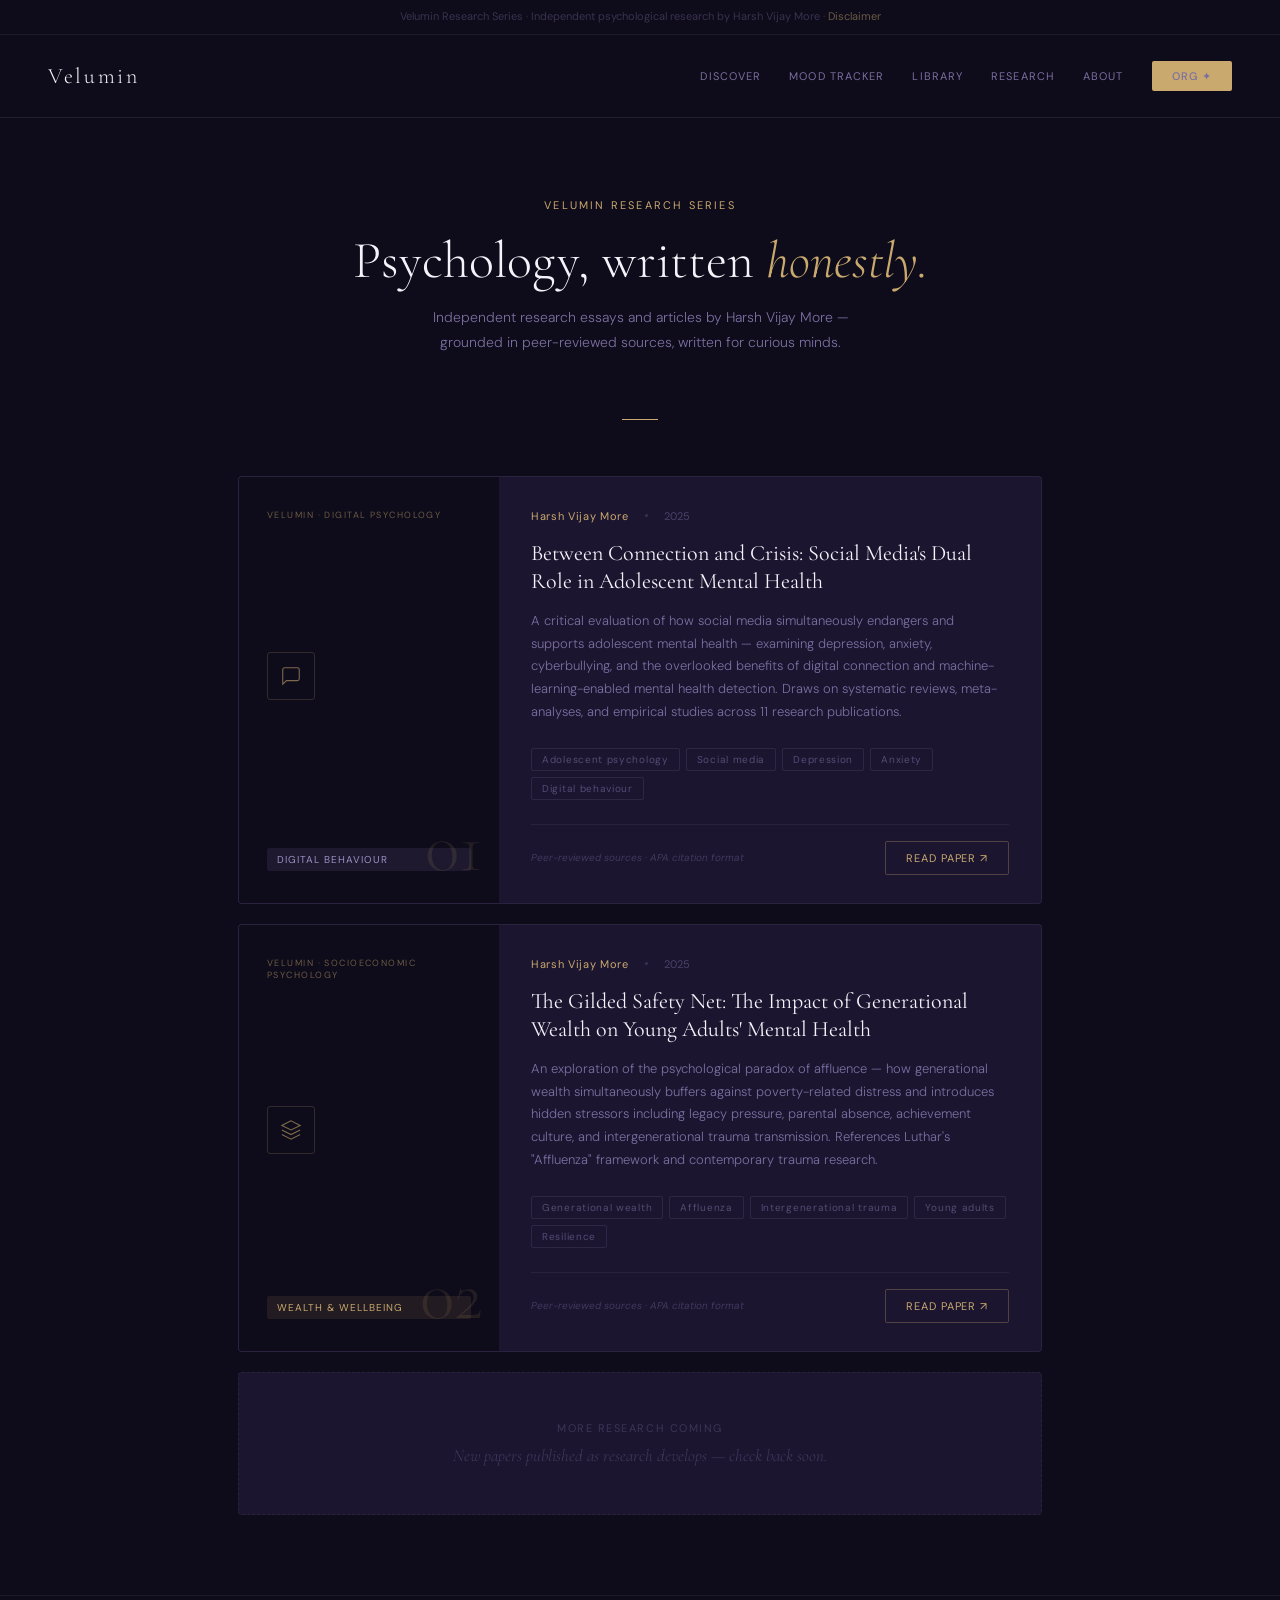
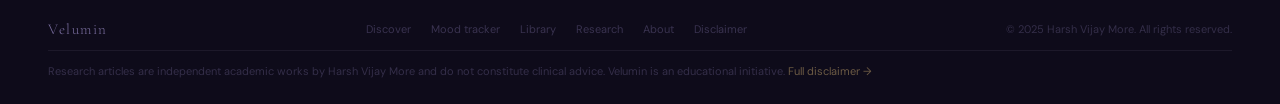
<file: research.html>
<!DOCTYPE html>
<html lang="en">
<head>
<meta charset="UTF-8">
<link rel="icon" type="image/svg+xml" href="favicon.svg">

<style>html{background:#0E0B1A !important;}body{background:#0E0B1A !important;}a{color:#7B6FA0;text-decoration:none;}a:hover{color:#C9A96E;}</style>
<meta name="viewport" content="width=device-width, initial-scale=1.0">
<title>Research — Velumin</title>
<link rel="stylesheet" href="style.css">
<style>
.hero{text-align:center;padding:80px 48px 64px;}
.hero h1{font-family:'Cormorant Garamond',serif;font-size:52px;font-weight:300;line-height:1.1;color:#F5F3FA;margin-bottom:16px;}
.hero h1 em{font-style:italic;color:#C9A96E;}
.hero p{font-size:14px;font-weight:300;color:#7B6FA0;line-height:1.8;max-width:480px;margin:0 auto;}

.papers-wrap{max-width:900px;margin:0 auto;padding:0 48px 80px;}

.paper-card{display:grid;grid-template-columns:260px 1fr;gap:0;background:#1C1530;border:0.5px solid rgba(200,191,231,0.08);border-radius:4px;overflow:hidden;margin-bottom:20px;transition:border-color 0.2s;}
.paper-card:hover{border-color:rgba(201,169,110,0.25);}

.paper-visual{background:#0E0B1A;display:flex;flex-direction:column;justify-content:space-between;padding:32px 28px;position:relative;overflow:hidden;}
.paper-visual-bg{position:absolute;top:0;left:0;right:0;bottom:0;opacity:0.04;}
.paper-num{font-family:'Cormorant Garamond',serif;font-size:72px;font-weight:300;color:rgba(201,169,110,0.12);line-height:1;position:absolute;bottom:20px;right:16px;}
.paper-series{font-size:9px;letter-spacing:0.16em;text-transform:uppercase;color:rgba(201,169,110,0.5);margin-bottom:auto;}
.paper-icon{width:48px;height:48px;border:0.5px solid rgba(201,169,110,0.2);border-radius:3px;display:flex;align-items:center;justify-content:center;margin-bottom:16px;}
.paper-icon svg{width:22px;height:22px;opacity:0.6;}
.paper-topic-tag{font-size:10px;letter-spacing:0.1em;text-transform:uppercase;padding:5px 10px;border-radius:2px;display:inline-block;margin-top:auto;}
.tag-digital{background:rgba(123,111,160,0.15);color:#9B8FC4;}
.tag-socio{background:rgba(201,169,110,0.1);color:#C9A96E;}

.paper-content{padding:32px 32px 28px;}
.paper-meta{display:flex;gap:16px;align-items:center;margin-bottom:16px;}
.paper-author{font-size:11px;color:#C9A96E;letter-spacing:0.06em;}
.paper-dot{width:3px;height:3px;border-radius:50%;background:rgba(123,111,160,0.3);}
.paper-year{font-size:11px;color:rgba(123,111,160,0.5);}
.paper-title{font-family:'Cormorant Garamond',serif;font-size:22px;font-weight:400;color:#F5F3FA;line-height:1.3;margin-bottom:14px;}
.paper-abstract{font-size:13px;font-weight:300;color:#7B6FA0;line-height:1.75;margin-bottom:24px;}
.paper-keywords{display:flex;gap:6px;flex-wrap:wrap;margin-bottom:24px;}
.keyword{font-size:10px;letter-spacing:0.07em;padding:4px 10px;border:0.5px solid rgba(200,191,231,0.1);border-radius:2px;color:rgba(123,111,160,0.6);}
.paper-footer{display:flex;justify-content:space-between;align-items:center;padding-top:16px;border-top:0.5px solid rgba(200,191,231,0.07);}
.paper-cite{font-size:10px;color:rgba(123,111,160,0.4);font-style:italic;}
.btn-read{background:transparent;border:0.5px solid rgba(201,169,110,0.3);padding:9px 20px;font-family:'DM Sans',sans-serif;font-size:11px;font-weight:400;letter-spacing:0.08em;text-transform:uppercase;color:#C9A96E;border-radius:2px;cursor:pointer;text-decoration:none;transition:all 0.2s;display:inline-block;}
.btn-read:hover{background:rgba(201,169,110,0.08);}

.coming-soon{text-align:center;padding:48px;background:#1C1530;border:0.5px dashed rgba(200,191,231,0.08);border-radius:4px;}
.cs-label{font-size:11px;letter-spacing:0.14em;text-transform:uppercase;color:rgba(123,111,160,0.35);margin-bottom:10px;}
.cs-text{font-family:'Cormorant Garamond',serif;font-style:italic;font-size:17px;font-weight:300;color:rgba(123,111,160,0.4);}

@media(max-width:700px){
  .hero{padding:56px 24px 48px;}
  .hero h1{font-size:36px;}
  .papers-wrap{padding-left:24px;padding-right:24px;}
  .paper-card{grid-template-columns:1fr;}
  .paper-visual{min-height:120px;padding:24px;}
  .paper-num{font-size:48px;}
}
</style>
</head>
<body>

<div class="disclaimer-banner" style="background:transparent;border-bottom:0.5px solid rgba(200,191,231,0.07);padding:8px 48px;text-align:center;font-size:11px;color:rgba(123,111,160,0.4);">
  Velumin Research Series · Independent psychological research by Harsh Vijay More · <a href="disclaimer.html" style="color:rgba(201,169,110,0.5);text-decoration:none;">Disclaimer</a>
</div>

<nav class="vl-nav">
  <a class="vl-nav-logo" href="index.html">Velumin</a>
  <div class="vl-nav-links">
    <a href="discover.html">Discover</a>
    <a href="tracker.html">Mood tracker</a>
    <a href="library.html">Library</a>
    <a href="research.html">Research</a>
    <a href="about.html">About</a>
    <a class="vl-nav-cta" href="org.html">Org ✦</a>
  </div>
</nav>

<div class="hero">
  <div class="eyebrow">Velumin research series</div>
  <h1>Psychology, written <em>honestly.</em></h1>
  <p>Independent research essays and articles by Harsh Vijay More — grounded in peer-reviewed sources, written for curious minds.</p>
</div>

<div class="gold-line" style="margin-bottom:56px;"></div>

<div class="papers-wrap">

  <!-- PAPER 1 -->
  <div class="paper-card">
    <div class="paper-visual">
      <div class="paper-series">Velumin · Digital Psychology</div>
      <div class="paper-icon">
        <svg viewBox="0 0 24 24" fill="none" stroke="#C9A96E" stroke-width="1.2">
          <path d="M21 15a2 2 0 0 1-2 2H7l-4 4V5a2 2 0 0 1 2-2h14a2 2 0 0 1 2 2z"/>
        </svg>
      </div>
      <div class="paper-topic-tag tag-digital">Digital behaviour</div>
      <div class="paper-num">01</div>
    </div>
    <div class="paper-content">
      <div class="paper-meta">
        <span class="paper-author">Harsh Vijay More</span>
        <div class="paper-dot"></div>
        <span class="paper-year">2025</span>
      </div>
      <div class="paper-title">Between Connection and Crisis: Social Media's Dual Role in Adolescent Mental Health</div>
      <div class="paper-abstract">A critical evaluation of how social media simultaneously endangers and supports adolescent mental health — examining depression, anxiety, cyberbullying, and the overlooked benefits of digital connection and machine-learning-enabled mental health detection. Draws on systematic reviews, meta-analyses, and empirical studies across 11 research publications.</div>
      <div class="paper-keywords">
        <span class="keyword">Adolescent psychology</span>
        <span class="keyword">Social media</span>
        <span class="keyword">Depression</span>
        <span class="keyword">Anxiety</span>
        <span class="keyword">Digital behaviour</span>
      </div>
      <div class="paper-footer">
        <div class="paper-cite">Peer-reviewed sources · APA citation format</div>
        <a class="btn-read" href="paper_social_media.pdf" target="_blank">Read paper ↗</a>
      </div>
    </div>
  </div>

  <!-- PAPER 2 -->
  <div class="paper-card">
    <div class="paper-visual">
      <div class="paper-series">Velumin · Socioeconomic Psychology</div>
      <div class="paper-icon">
        <svg viewBox="0 0 24 24" fill="none" stroke="#C9A96E" stroke-width="1.2">
          <path d="M12 2L2 7l10 5 10-5-10-5z"/>
          <path d="M2 17l10 5 10-5"/>
          <path d="M2 12l10 5 10-5"/>
        </svg>
      </div>
      <div class="paper-topic-tag tag-socio">Wealth & wellbeing</div>
      <div class="paper-num">02</div>
    </div>
    <div class="paper-content">
      <div class="paper-meta">
        <span class="paper-author">Harsh Vijay More</span>
        <div class="paper-dot"></div>
        <span class="paper-year">2025</span>
      </div>
      <div class="paper-title">The Gilded Safety Net: The Impact of Generational Wealth on Young Adults' Mental Health</div>
      <div class="paper-abstract">An exploration of the psychological paradox of affluence — how generational wealth simultaneously buffers against poverty-related distress and introduces hidden stressors including legacy pressure, parental absence, achievement culture, and intergenerational trauma transmission. References Luthar's "Affluenza" framework and contemporary trauma research.</div>
      <div class="paper-keywords">
        <span class="keyword">Generational wealth</span>
        <span class="keyword">Affluenza</span>
        <span class="keyword">Intergenerational trauma</span>
        <span class="keyword">Young adults</span>
        <span class="keyword">Resilience</span>
      </div>
      <div class="paper-footer">
        <div class="paper-cite">Peer-reviewed sources · APA citation format</div>
        <a class="btn-read" href="paper_wealth.pdf" target="_blank">Read paper ↗</a>
      </div>
    </div>
  </div>

  <!-- COMING SOON -->
  <div class="coming-soon">
    <div class="cs-label">More research coming</div>
    <div class="cs-text">New papers published as research develops — check back soon.</div>
  </div>

</div>

<footer class="vl-footer">
  <div class="vl-footer-main">
    <div class="vl-footer-logo">Velumin</div>
    <div class="vl-footer-links">
      <a href="discover.html">Discover</a>
      <a href="tracker.html">Mood tracker</a>
      <a href="library.html">Library</a>
      <a href="research.html">Research</a>
      <a href="about.html">About</a>
      <a href="disclaimer.html">Disclaimer</a>
    </div>
    <div class="vl-footer-copy">© 2025 Harsh Vijay More. All rights reserved.</div>
  </div>
  <div class="vl-footer-disclaimer">
    Research articles are independent academic works by Harsh Vijay More and do not constitute clinical advice. Velumin is an educational initiative. <a href="disclaimer.html">Full disclaimer →</a>
  </div>
</footer>

</body>
</html>
</file>
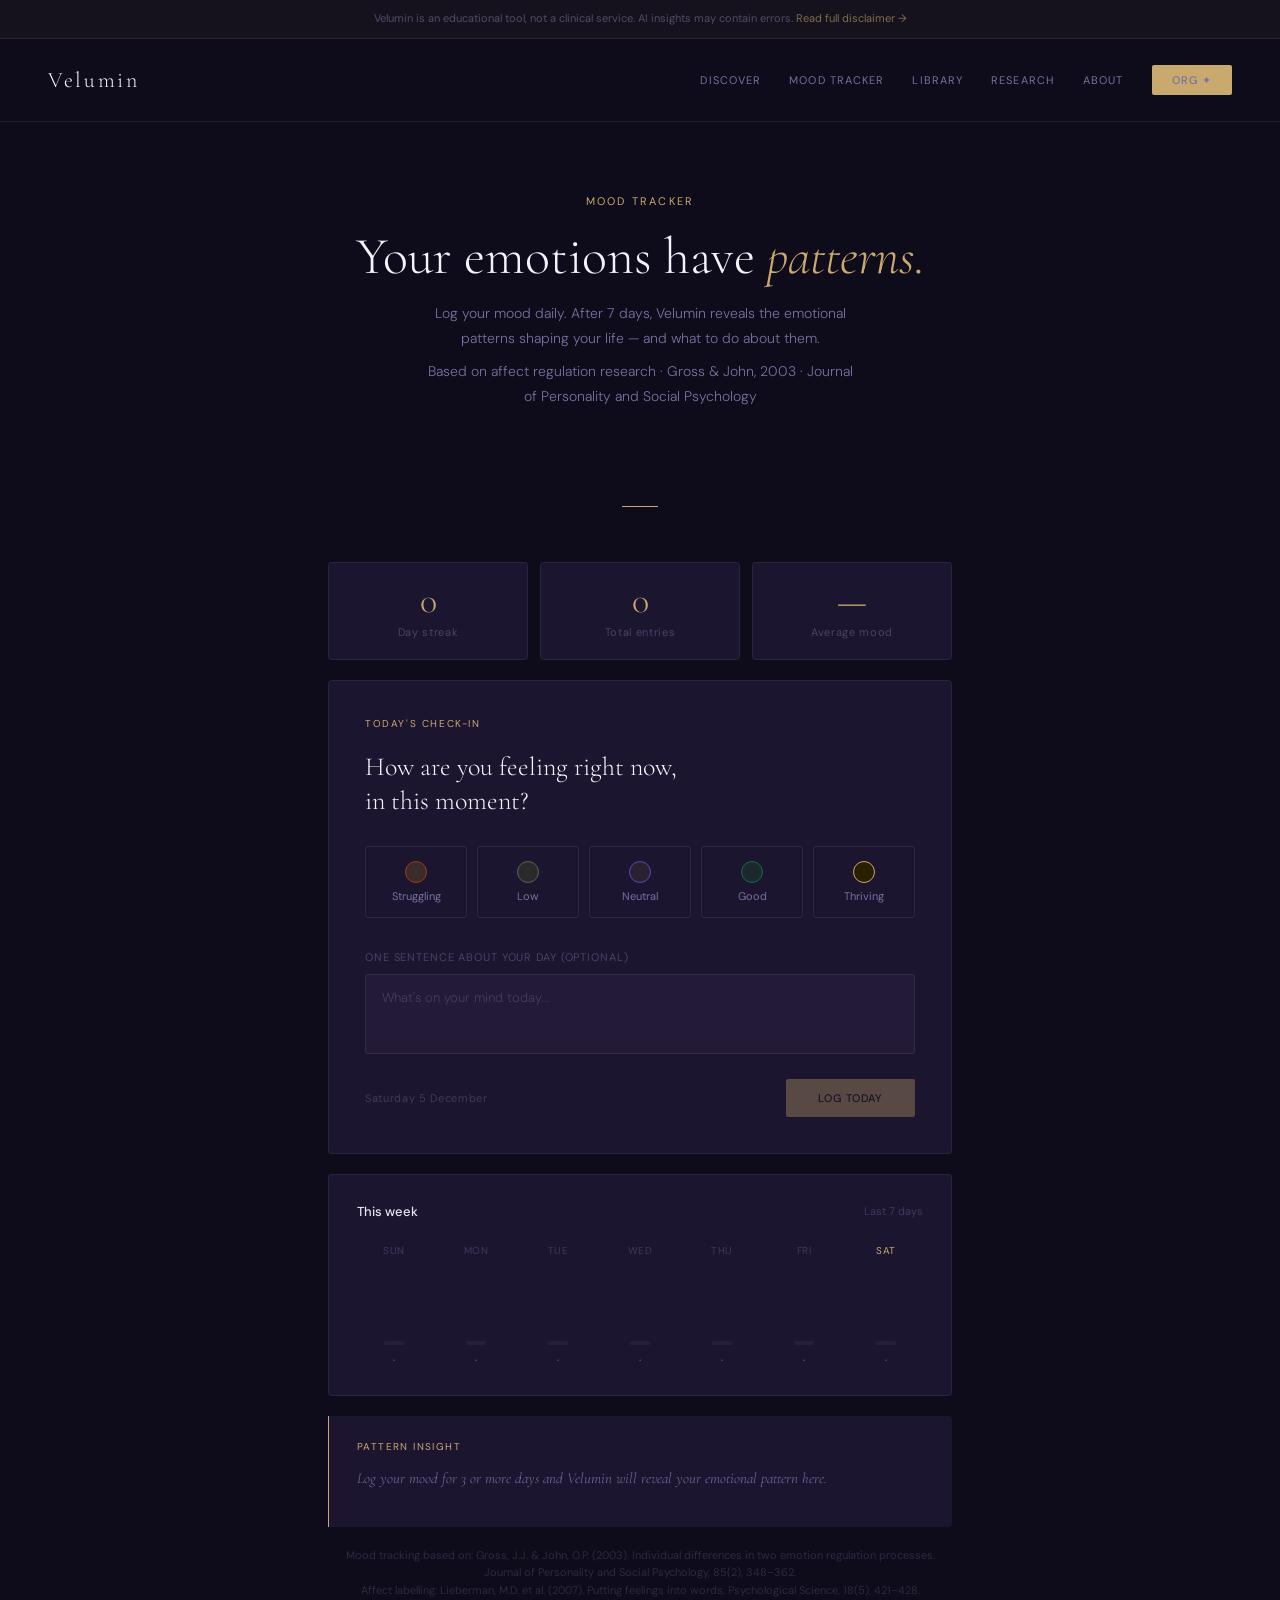
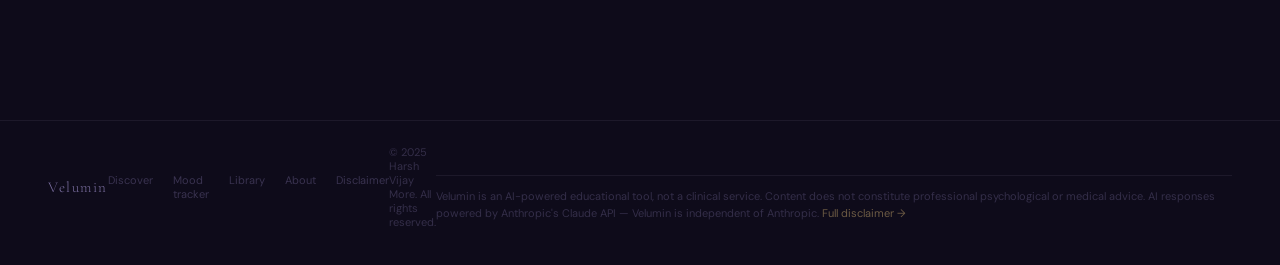
<file: tracker.html>
<!DOCTYPE html>
<html lang="en">
<head>
<meta charset="UTF-8">
<link rel="icon" type="image/svg+xml" href="favicon.svg">

<style>a{color:#7B6FA0;text-decoration:none;}a:hover{color:#C9A96E;}</style>
<meta name="viewport" content="width=device-width, initial-scale=1.0">
<link rel="stylesheet" href="style.css">
<title>Mood Tracker — Velumin</title>
<link href="https://fonts.googleapis.com/css2?family=Cormorant+Garamond:ital,wght@0,300;0,400;0,600;1,300;1,400&family=DM+Sans:wght@300;400;500&display=swap" rel="stylesheet">
<style>
*{box-sizing:border-box;margin:0;padding:0}
body{background:#0E0B1A;color:#E8E4F0;font-family:'DM Sans',sans-serif;min-height:100vh;}

nav{display:flex;justify-content:space-between;align-items:center;padding:26px 48px;border-bottom:0.5px solid rgba(200,191,231,0.1);}
.nav-logo{font-family:'Cormorant Garamond',serif;font-size:22px;font-weight:300;letter-spacing:0.12em;color:#F5F3FA;text-decoration:none;}
.nav-links{display:flex;gap:28px;}
.nav-links a{font-size:11px;letter-spacing:0.1em;text-transform:uppercase;color:#7B6FA0;text-decoration:none;transition:color 0.2s;}
.nav-links a:hover,.nav-links a.active{color:#C9A96E;}

.hero{text-align:center;padding:72px 48px 48px;}
.eyebrow{font-size:11px;letter-spacing:0.2em;text-transform:uppercase;color:#C9A96E;margin-bottom:20px;}
.hero h1{font-family:'Cormorant Garamond',serif;font-size:52px;font-weight:300;line-height:1.1;color:#F5F3FA;margin-bottom:16px;}
.hero h1 em{font-style:italic;color:#C9A96E;}
.hero p{font-size:14px;font-weight:300;color:#7B6FA0;line-height:1.8;max-width:440px;margin:0 auto 8px;}
.cite-note{font-size:11px;color:rgba(123,111,160,0.4);}

.gold-line{width:36px;height:0.5px;background:#C9A96E;margin:40px auto 56px;}

.main-wrap{max-width:720px;margin:0 auto;padding:0 48px 80px;}

/* CHECK-IN CARD */
.checkin-card{background:#1C1530;border:0.5px solid rgba(200,191,231,0.08);border-radius:4px;padding:36px;margin-bottom:20px;}
.card-label{font-size:10px;letter-spacing:0.16em;text-transform:uppercase;color:#C9A96E;margin-bottom:20px;}
.card-title{font-family:'Cormorant Garamond',serif;font-size:26px;font-weight:300;color:#F5F3FA;margin-bottom:28px;line-height:1.3;}

.mood-selector{display:flex;gap:10px;justify-content:space-between;margin-bottom:32px;flex-wrap:wrap;}
.mood-btn{flex:1;min-width:80px;background:transparent;border:0.5px solid rgba(200,191,231,0.1);border-radius:3px;padding:14px 8px;cursor:pointer;font-family:'DM Sans',sans-serif;font-size:11px;font-weight:400;color:#7B6FA0;transition:all 0.2s;text-align:center;display:flex;flex-direction:column;gap:6px;align-items:center;}
.mood-btn:hover{border-color:rgba(201,169,110,0.3);color:#E8E4F0;}
.mood-btn.selected{border-color:#C9A96E;color:#F5F3FA;background:rgba(201,169,110,0.06);}
.mood-icon{font-size:20px;line-height:1;}

.mood-btn[data-mood="1"] .mood-icon::before{content:"";display:block;width:20px;height:20px;border-radius:50%;background:#3C2A2A;border:0.5px solid #993C1D;margin:0 auto;}
.mood-btn[data-mood="2"] .mood-icon::before{content:"";display:block;width:20px;height:20px;border-radius:50%;background:#2A2A2A;border:0.5px solid #5F5E5A;margin:0 auto;}
.mood-btn[data-mood="3"] .mood-icon::before{content:"";display:block;width:20px;height:20px;border-radius:50%;background:#2A2230;border:0.5px solid #534AB7;margin:0 auto;}
.mood-btn[data-mood="4"] .mood-icon::before{content:"";display:block;width:20px;height:20px;border-radius:50%;background:#1A2A2A;border:0.5px solid #0F6E56;margin:0 auto;}
.mood-btn[data-mood="5"] .mood-icon::before{content:"";display:block;width:20px;height:20px;border-radius:50%;background:#2A1F00;border:0.5px solid #C9A96E;margin:0 auto;}

.note-label{font-size:11px;letter-spacing:0.08em;text-transform:uppercase;color:rgba(123,111,160,0.5);margin-bottom:10px;}
textarea{width:100%;background:rgba(200,191,231,0.03);border:0.5px solid rgba(200,191,231,0.1);border-radius:3px;padding:14px 16px;font-family:'DM Sans',sans-serif;font-size:13px;font-weight:300;color:#E8E4F0;resize:none;height:80px;outline:none;transition:border-color 0.2s;}
textarea::placeholder{color:rgba(123,111,160,0.4);}
textarea:focus{border-color:rgba(201,169,110,0.3);}

.submit-row{display:flex;justify-content:space-between;align-items:center;margin-top:20px;}
.today-date{font-size:11px;color:rgba(123,111,160,0.4);letter-spacing:0.06em;}
.btn-log{background:#C9A96E;border:none;padding:12px 32px;font-family:'DM Sans',sans-serif;font-size:11px;font-weight:500;letter-spacing:0.08em;text-transform:uppercase;color:#0E0B1A;border-radius:2px;cursor:pointer;transition:opacity 0.2s;opacity:0.35;pointer-events:none;}
.btn-log.ready{opacity:1;pointer-events:all;}
.btn-log.ready:hover{opacity:0.82;}

.logged-msg{display:none;text-align:center;padding:16px;background:rgba(201,169,110,0.06);border:0.5px solid rgba(201,169,110,0.15);border-radius:3px;margin-top:16px;font-size:13px;font-style:italic;font-family:'Cormorant Garamond',serif;color:#B4A8D0;}

/* WEEK VIEW */
.week-card{background:#1C1530;border:0.5px solid rgba(200,191,231,0.08);border-radius:4px;padding:28px;margin-bottom:20px;}
.week-header{display:flex;justify-content:space-between;align-items:center;margin-bottom:24px;}
.week-title{font-size:13px;font-weight:500;color:#E8E4F0;}
.week-days{display:grid;grid-template-columns:repeat(7,1fr);gap:8px;}
.day-col{display:flex;flex-direction:column;align-items:center;gap:8px;}
.day-name{font-size:10px;letter-spacing:0.06em;text-transform:uppercase;color:rgba(123,111,160,0.4);}
.day-bar-wrap{height:80px;display:flex;align-items:flex-end;}
.day-bar{width:20px;border-radius:2px 2px 0 0;transition:height 0.6s ease;min-height:2px;}
.bar-1{background:#993C1D;}
.bar-2{background:#5F5E5A;}
.bar-3{background:#534AB7;}
.bar-4{background:#0F6E56;}
.bar-5{background:#C9A96E;}
.bar-empty{background:rgba(200,191,231,0.06);}
.day-score{font-size:11px;color:#7B6FA0;}
.day-today .day-name{color:#C9A96E;}

/* AI INSIGHT */
.insight-card{background:#1C1530;border-left:1px solid #C9A96E;border-radius:0 4px 4px 0;padding:24px 28px;margin-bottom:20px;}
.insight-label{font-size:10px;letter-spacing:0.14em;text-transform:uppercase;color:#C9A96E;margin-bottom:12px;}
.insight-body{font-size:14px;font-weight:300;color:#D4CDED;line-height:1.75;}
.insight-loading{font-family:'Cormorant Garamond',serif;font-style:italic;font-size:15px;color:#7B6FA0;}
.insight-cite{margin-top:12px;font-size:11px;color:rgba(123,111,160,0.4);}

/* STREAK */
.streak-row{display:flex;gap:12px;margin-bottom:20px;}
.streak-box{flex:1;background:#1C1530;border:0.5px solid rgba(200,191,231,0.08);border-radius:4px;padding:20px;text-align:center;}
.streak-num{font-family:'Cormorant Garamond',serif;font-size:36px;font-weight:300;color:#C9A96E;line-height:1;}
.streak-label{font-size:11px;color:rgba(123,111,160,0.5);margin-top:6px;letter-spacing:0.06em;}

.cite-footer{font-size:11px;color:rgba(123,111,160,0.3);text-align:center;margin-top:8px;line-height:1.6;}

footer{padding:28px 48px;display:flex;justify-content:space-between;align-items:center;border-top:0.5px solid rgba(200,191,231,0.07);margin-top:40px;}
.footer-logo{font-family:'Cormorant Garamond',serif;font-size:15px;font-weight:300;letter-spacing:0.1em;color:#7B6FA0;}
.footer-copy{font-size:11px;color:rgba(123,111,160,0.35);}

@media(max-width:600px){
  nav,.hero,.main-wrap,footer{padding-left:24px;padding-right:24px;}
  .hero h1{font-size:36px;}
  .mood-selector{gap:6px;}
  .mood-btn{min-width:52px;padding:10px 4px;font-size:10px;}
  .streak-row{flex-direction:column;}
}
</style>
</head>
<body>

<div class="disclaimer-banner">
  Velumin is an educational tool, not a clinical service. AI insights may contain errors. <a href="disclaimer.html">Read full disclaimer →</a>
</div>
<nav class="vl-nav">
  <a class="vl-nav-logo" href="index.html">Velumin</a>
  <div class="vl-nav-links">
    <a href="discover.html">Discover</a>
    <a href="tracker.html">Mood tracker</a>
    <a href="library.html">Library</a>
    <a href="research.html">Research</a>
    <a href="about.html">About</a>
    <a class="vl-nav-cta" href="org.html">Org ✦</a>
  </div>
</nav>

<div class="hero">
  <div class="eyebrow">Mood tracker</div>
  <h1>Your emotions have <em>patterns.</em></h1>
  <p>Log your mood daily. After 7 days, Velumin reveals the emotional patterns shaping your life — and what to do about them.</p>
  <p class="cite-note">Based on affect regulation research · Gross & John, 2003 · Journal of Personality and Social Psychology</p>
</div>

<div class="gold-line"></div>

<div class="main-wrap">

  <!-- STREAKS -->
  <div class="streak-row">
    <div class="streak-box">
      <div class="streak-num" id="streak-count">0</div>
      <div class="streak-label">Day streak</div>
    </div>
    <div class="streak-box">
      <div class="streak-num" id="entries-count">0</div>
      <div class="streak-label">Total entries</div>
    </div>
    <div class="streak-box">
      <div class="streak-num" id="avg-mood">—</div>
      <div class="streak-label">Average mood</div>
    </div>
  </div>

  <!-- CHECK-IN -->
  <div class="checkin-card" id="checkin-card">
    <div class="card-label">Today's check-in</div>
    <div class="card-title">How are you feeling right now,<br>in this moment?</div>

    <div class="mood-selector">
      <button class="mood-btn" data-mood="1">
        <div class="mood-icon"></div>
        <span>Struggling</span>
      </button>
      <button class="mood-btn" data-mood="2">
        <div class="mood-icon"></div>
        <span>Low</span>
      </button>
      <button class="mood-btn" data-mood="3">
        <div class="mood-icon"></div>
        <span>Neutral</span>
      </button>
      <button class="mood-btn" data-mood="4">
        <div class="mood-icon"></div>
        <span>Good</span>
      </button>
      <button class="mood-btn" data-mood="5">
        <div class="mood-icon"></div>
        <span>Thriving</span>
      </button>
    </div>

    <div class="note-label">One sentence about your day (optional)</div>
    <textarea id="mood-note" placeholder="What's on your mind today..."></textarea>

    <div class="submit-row">
      <div class="today-date" id="today-date"></div>
      <button class="btn-log" id="btn-log" onclick="logMood()">Log today</button>
    </div>
    <div class="logged-msg" id="logged-msg">Logged. See you tomorrow — consistency is where the insight lives.</div>
  </div>

  <!-- WEEK VIEW -->
  <div class="week-card">
    <div class="week-header">
      <div class="week-title">This week</div>
      <div style="font-size:11px;color:rgba(123,111,160,0.4);">Last 7 days</div>
    </div>
    <div class="week-days" id="week-days"></div>
  </div>

  <!-- AI INSIGHT -->
  <div class="insight-card" id="insight-card">
    <div class="insight-label">Pattern insight</div>
    <div class="insight-body" id="insight-body">
      <span class="insight-loading">Log your mood for 3 or more days and Velumin will reveal your emotional pattern here.</span>
    </div>
    <div class="insight-cite" id="insight-cite"></div>
  </div>

  <div class="cite-footer">
    Mood tracking based on: Gross, J.J. & John, O.P. (2003). Individual differences in two emotion regulation processes. Journal of Personality and Social Psychology, 85(2), 348–362.<br>
    Affect labelling: Lieberman, M.D. et al. (2007). Putting feelings into words. Psychological Science, 18(5), 421–428.
  </div>

</div>

<footer class="vl-footer">
  <div class="vl-footer-main">
    <div class="vl-footer-logo">Velumin</div>
    <div class="vl-footer-links">
      <a href="discover.html">Discover</a>
      <a href="tracker.html">Mood tracker</a>
      <a href="library.html">Library</a>
      <a href="about.html">About</a>
      <a href="disclaimer.html">Disclaimer</a>
    </div>
    <div class="vl-footer-copy">© 2025 Harsh Vijay More. All rights reserved.</div>
  </div>
  <div class="vl-footer-disclaimer">
    Velumin is an AI-powered educational tool, not a clinical service. Content does not constitute professional psychological or medical advice. AI responses powered by Anthropic's Claude API — Velumin is independent of Anthropic. <a href="disclaimer.html">Full disclaimer →</a>
  </div>
</footer>

<script>
const STORAGE_KEY = 'velumin_moods';
const moodLabels = {1:'Struggling',2:'Low',3:'Neutral',4:'Good',5:'Thriving'};
const dayNames = ['Sun','Mon','Tue','Wed','Thu','Fri','Sat'];

let selectedMood = null;

function getEntries() {
  try { return JSON.parse(localStorage.getItem(STORAGE_KEY) || '[]'); } catch(e) { return []; }
}
function saveEntries(entries) {
  localStorage.setItem(STORAGE_KEY, JSON.stringify(entries));
}
function todayKey() {
  return new Date().toISOString().split('T')[0];
}

function initDate() {
  const d = new Date();
  document.getElementById('today-date').textContent = d.toLocaleDateString('en-GB', {weekday:'long',day:'numeric',month:'long'});
}

document.querySelectorAll('.mood-btn').forEach(btn => {
  btn.addEventListener('click', () => {
    document.querySelectorAll('.mood-btn').forEach(b => b.classList.remove('selected'));
    btn.classList.add('selected');
    selectedMood = parseInt(btn.dataset.mood);
    document.getElementById('btn-log').classList.add('ready');
  });
});

function logMood() {
  if (!selectedMood) return;
  const entries = getEntries();
  const key = todayKey();
  const existing = entries.findIndex(e => e.date === key);
  const entry = { date: key, mood: selectedMood, note: document.getElementById('mood-note').value.trim() };
  if (existing >= 0) entries[existing] = entry; else entries.push(entry);
  entries.sort((a, b) => a.date.localeCompare(b.date));
  saveEntries(entries);

  document.getElementById('checkin-card').style.opacity = '0.5';
  document.getElementById('checkin-card').style.pointerEvents = 'none';
  document.getElementById('logged-msg').style.display = 'block';

  renderAll();
  if (entries.length >= 3) generateInsight(entries);
}

function renderWeek() {
  const entries = getEntries();
  const entryMap = {};
  entries.forEach(e => { entryMap[e.date] = e; });

  const today = new Date();
  const wrap = document.getElementById('week-days');
  wrap.innerHTML = '';

  for (let i = 6; i >= 0; i--) {
    const d = new Date(today);
    d.setDate(today.getDate() - i);
    const key = d.toISOString().split('T')[0];
    const entry = entryMap[key];
    const isToday = i === 0;

    const col = document.createElement('div');
    col.className = 'day-col' + (isToday ? ' day-today' : '');

    const barHeight = entry ? Math.round((entry.mood / 5) * 72) : 4;
    const barClass = entry ? 'day-bar bar-' + entry.mood : 'day-bar bar-empty';

    col.innerHTML = `
      <div class="day-name">${dayNames[d.getDay()]}</div>
      <div class="day-bar-wrap"><div class="${barClass}" style="height:${barHeight}px"></div></div>
      <div class="day-score">${entry ? entry.mood : '·'}</div>
    `;
    wrap.appendChild(col);
  }
}

function renderStats() {
  const entries = getEntries();
  document.getElementById('entries-count').textContent = entries.length;

  if (entries.length === 0) { document.getElementById('avg-mood').textContent = '—'; document.getElementById('streak-count').textContent = 0; return; }

  const avg = entries.reduce((s, e) => s + e.mood, 0) / entries.length;
  document.getElementById('avg-mood').textContent = avg.toFixed(1);

  let streak = 0;
  const today = new Date();
  for (let i = 0; i < 30; i++) {
    const d = new Date(today);
    d.setDate(today.getDate() - i);
    const key = d.toISOString().split('T')[0];
    if (entries.find(e => e.date === key)) streak++;
    else break;
  }
  document.getElementById('streak-count').textContent = streak;
}

function checkAlreadyLogged() {
  const entries = getEntries();
  const key = todayKey();
  if (entries.find(e => e.date === key)) {
    document.getElementById('checkin-card').style.opacity = '0.5';
    document.getElementById('checkin-card').style.pointerEvents = 'none';
    document.getElementById('logged-msg').style.display = 'block';
    document.getElementById('logged-msg').textContent = 'Already logged today. Come back tomorrow.';
  }
}

async function generateInsight(entries) {
  const insightBody = document.getElementById('insight-body');
  insightBody.innerHTML = '<span class="insight-loading">Reading your emotional pattern...</span>';

  const summary = entries.slice(-7).map(e => `${e.date} (${dayNames[new Date(e.date).getDay()]}): Mood ${e.mood}/5 — ${moodLabels[e.mood]}${e.note ? ' — Note: ' + e.note : ''}`).join('\n');

  try {
    const response = await fetch('https://api.anthropic.com/v1/messages', {
      method: 'POST',
      headers: { 'Content-Type': 'application/json' },
      body: JSON.stringify({
        model: 'claude-sonnet-4-6',
        max_tokens: 1000,
        system: `You are a compassionate psychological insight generator for Velumin. You analyse a person's mood log and identify emotional patterns. Write warmly, clearly, and without clinical jargon. Respond in JSON only — no markdown, no extra text. Format: {"pattern": "2-3 sentence description of the emotional pattern you notice", "insight": "One specific, actionable thing they can do based on this pattern", "cite": "Brief reference to a real psychological concept that explains this pattern"}`,
        messages: [{
          role: 'user',
          content: `Here is my mood log for the past ${entries.slice(-7).length} days:\n\n${summary}\n\nWhat emotional pattern do you see, and what should I do about it?`
        }]
      })
    });
    const data = await response.json();
    const raw = data.content && data.content[0] ? data.content[0].text : '';
    const parsed = JSON.parse(raw.replace(/```json|```/g,'').trim());
    insightBody.innerHTML = `<div style="margin-bottom:10px;font-size:14px;font-weight:300;color:#D4CDED;line-height:1.75">${parsed.pattern}</div><div style="font-size:13px;color:#E8E4F0;font-weight:400;padding-top:10px;border-top:0.5px solid rgba(200,191,231,0.07)">Action: ${parsed.insight}</div>`;
    if (parsed.cite) document.getElementById('insight-cite').textContent = parsed.cite;
  } catch(e) {
    const moods = entries.slice(-7).map(e => e.mood);
    const avg = (moods.reduce((a,b) => a+b,0)/moods.length).toFixed(1);
    const trend = moods[moods.length-1] > moods[0] ? 'upward' : moods[moods.length-1] < moods[0] ? 'downward' : 'stable';
    insightBody.innerHTML = `<div style="font-size:14px;font-weight:300;color:#D4CDED;line-height:1.75">Your average mood over the past ${moods.length} days is ${avg}/5 with a ${trend} trend. ${trend === 'upward' ? 'Things appear to be improving — note what changed.' : trend === 'downward' ? 'Your mood has been declining — consider what external or internal factors have shifted.' : 'Your emotional state has been consistent — stability can be a strength.'}</div>`;
  }
}

function renderAll() {
  renderWeek();
  renderStats();
}

initDate();
renderAll();
checkAlreadyLogged();

const entries = getEntries();
if (entries.length >= 3) generateInsight(entries);
</script>
</body>
</html>
</file>
<file: style.css>
@import url('https://fonts.googleapis.com/css2?family=Cormorant+Garamond:ital,wght@0,300;0,400;0,600;1,300;1,400&family=DM+Sans:wght@300;400;500&display=swap');

/* ── RESET ── */
*{box-sizing:border-box;margin:0;padding:0}
html{scroll-behavior:smooth}
html,body{background:#0E0B1A;color:#E8E4F0;font-family:'DM Sans',sans-serif;min-height:100vh;}

/* ── TOKENS ── */
:root{
  --gold:#C9A96E;
  --gold-dim:rgba(201,169,110,0.15);
  --surface:#1C1530;
  --bg:#0E0B1A;
  --text-primary:#F5F3FA;
  --text-secondary:#E8E4F0;
  --text-muted:#7B6FA0;
  --text-soft:#B4A8D0;
  --border:rgba(200,191,231,0.08);
  --border-mid:rgba(200,191,231,0.15);
  --border-gold:rgba(201,169,110,0.3);
}

/* ── NAVIGATION ── */
.vl-nav{display:flex;justify-content:space-between;align-items:center;padding:26px 48px;border-bottom:0.5px solid rgba(200,191,231,0.1);}
.vl-nav-logo{font-family:'Cormorant Garamond',serif;font-size:22px;font-weight:300;letter-spacing:0.12em;color:var(--text-primary);text-decoration:none;}
.vl-nav-links{display:flex;gap:28px;align-items:center;}
.vl-nav-links a{font-size:11px;letter-spacing:0.1em;text-transform:uppercase;color:var(--text-muted);text-decoration:none;transition:color 0.2s;}
.vl-nav-links a:hover,.vl-nav-links a.active{color:var(--gold);}
.vl-nav-cta{background:var(--gold);color:var(--bg);padding:8px 20px;font-size:11px;font-weight:500;letter-spacing:0.08em;text-transform:uppercase;border-radius:2px;cursor:pointer;text-decoration:none;font-family:'DM Sans',sans-serif;}

/* ── FOOTER ── */
.vl-footer{padding:24px 48px;border-top:0.5px solid var(--border);}
.vl-footer-main{display:flex;justify-content:space-between;align-items:center;margin-bottom:12px;}
.vl-footer-logo{font-family:'Cormorant Garamond',serif;font-size:15px;font-weight:300;letter-spacing:0.1em;color:var(--text-muted);}
.vl-footer-links{display:flex;gap:20px;}
.vl-footer-links a{font-size:11px;color:rgba(123,111,160,0.4);text-decoration:none;transition:color 0.2s;}
.vl-footer-links a:hover{color:var(--gold);}
.vl-footer-copy{font-size:11px;color:rgba(123,111,160,0.35);}
.vl-footer-disclaimer{font-size:11px;color:rgba(123,111,160,0.35);line-height:1.6;border-top:0.5px solid var(--border);padding-top:12px;margin-top:12px;}
.vl-footer-disclaimer a{color:rgba(201,169,110,0.5);text-decoration:none;}
.vl-footer-disclaimer a:hover{color:var(--gold);}

/* ── BUTTONS ── */
.btn-primary{background:var(--gold);border:none;padding:13px 36px;font-family:'DM Sans',sans-serif;font-size:12px;font-weight:500;letter-spacing:0.08em;text-transform:uppercase;color:var(--bg);border-radius:2px;cursor:pointer;transition:opacity 0.2s;text-decoration:none;display:inline-block;}
.btn-primary:hover{opacity:0.82;}
.btn-ghost{background:transparent;border:0.5px solid var(--border-mid);padding:13px 28px;font-family:'DM Sans',sans-serif;font-size:12px;font-weight:400;letter-spacing:0.08em;text-transform:uppercase;color:var(--text-muted);border-radius:2px;cursor:pointer;transition:all 0.2s;text-decoration:none;display:inline-block;}
.btn-ghost:hover{color:var(--text-secondary);border-color:rgba(200,191,231,0.3);}

/* ── SHARED UTILS ── */
.eyebrow{font-size:11px;letter-spacing:0.2em;text-transform:uppercase;color:var(--gold);margin-bottom:20px;}
.section-eyebrow{font-size:11px;letter-spacing:0.16em;text-transform:uppercase;color:var(--gold);}
.gold-line{width:36px;height:0.5px;background:var(--gold);margin:0 auto;}
.surface-card{background:var(--surface);border:0.5px solid var(--border);border-radius:4px;}
.pull-quote{border-left:1px solid var(--gold);padding:20px 28px;font-family:'Cormorant Garamond',serif;font-style:italic;font-size:20px;font-weight:300;color:#D4CDED;line-height:1.6;}

/* ── DISCLAIMER BANNER ── */
.disclaimer-banner{background:rgba(201,169,110,0.04);border-bottom:0.5px solid rgba(201,169,110,0.12);padding:10px 48px;text-align:center;font-size:11px;color:rgba(123,111,160,0.6);line-height:1.6;}
.disclaimer-banner a{color:rgba(201,169,110,0.6);text-decoration:none;}
.disclaimer-banner a:hover{color:var(--gold);}

/* ── RESPONSIVE ── */
@media(max-width:700px){
  .vl-nav{padding:20px 24px;}
  .vl-nav-links{gap:16px;}
  .vl-nav-links a{font-size:10px;}
  .vl-footer{padding:20px 24px;}
  .disclaimer-banner{padding:10px 24px;}
}
</file>
